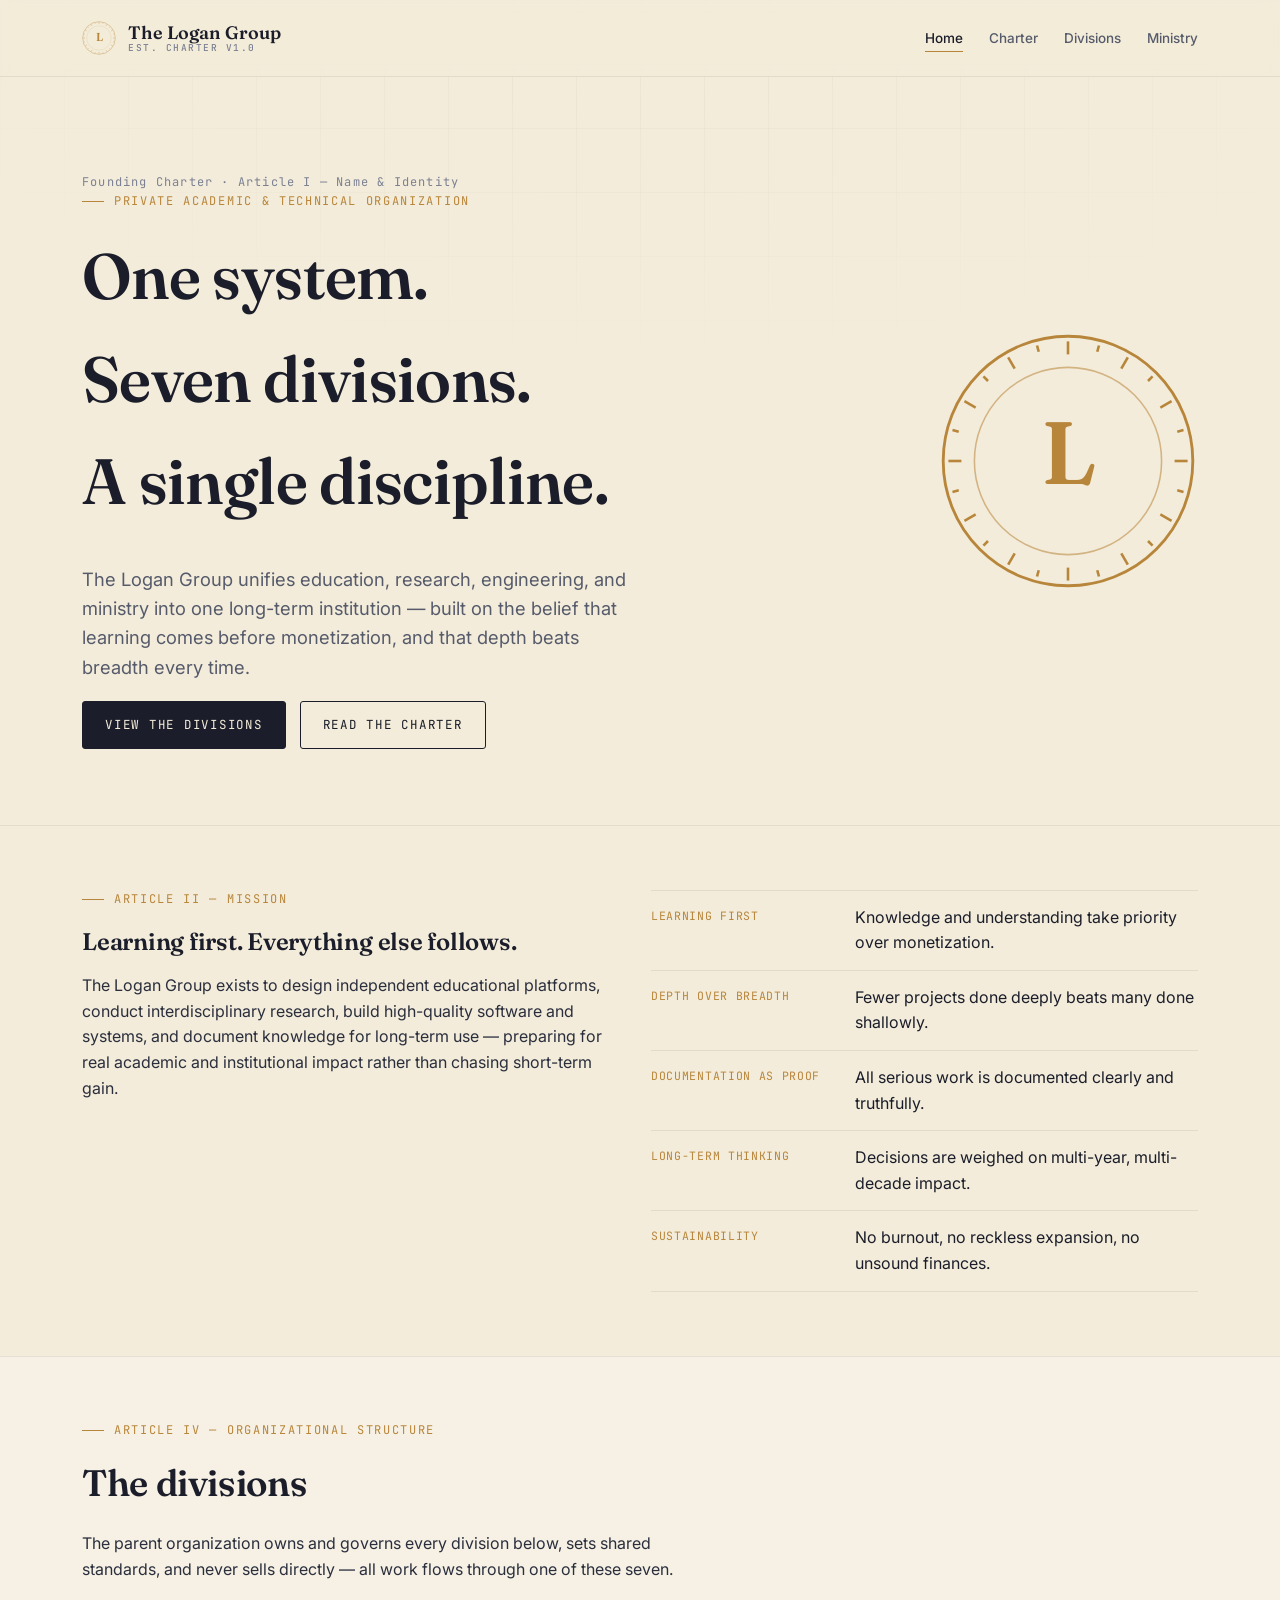
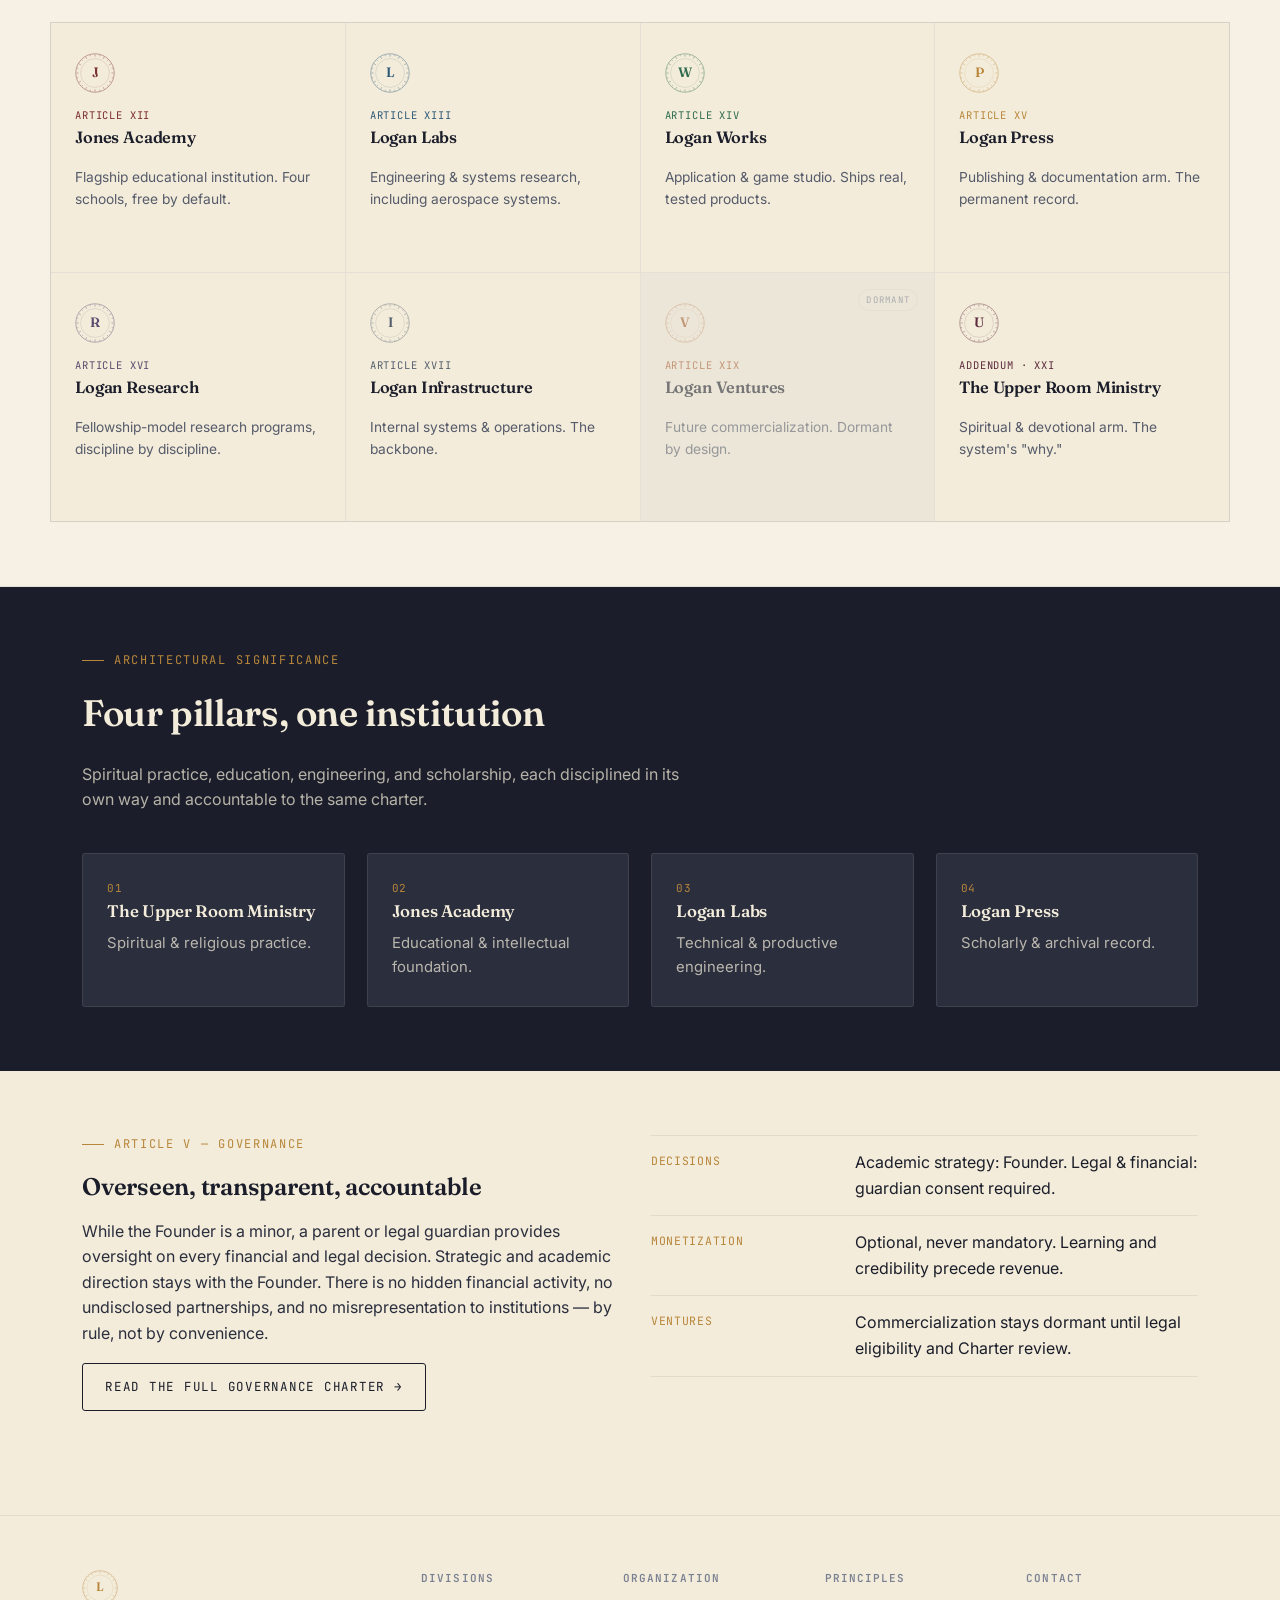
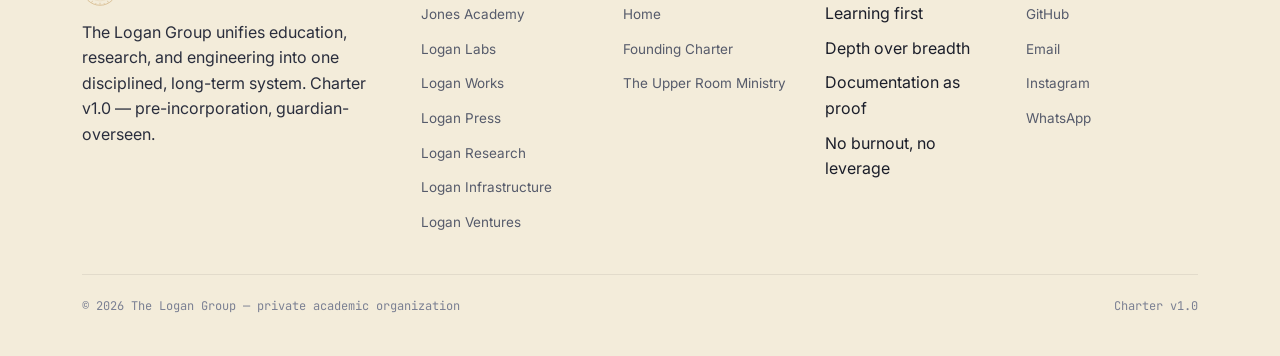
<file: index.html>
<!DOCTYPE html>
<html lang="en">
<head>
<meta charset="UTF-8" />
<meta name="viewport" content="width=device-width, initial-scale=1.0" />
<title>The Logan Group</title>
<meta name="description" content="The Logan Group unifies education, research, engineering, and ministry into one disciplined, long-term system: Jones Academy, Logan Labs, Logan Works, Logan Press, Logan Research, Logan Infrastructure, Logan Ventures, and The Upper Room Ministry." />
<link rel="icon" href="favicon.ico" sizes="any" />
<link rel="icon" href="assets/img/favicon.svg" type="image/svg+xml" />
<link rel="apple-touch-icon" href="assets/img/apple-touch-icon.png" />
<link rel="stylesheet" href="assets/css/style.css" />
<meta property="og:title" content="The Logan Group" />
<meta property="og:description" content="One organization. Seven divisions. A single disciplined system for education, research, engineering, and ministry." />
<meta property="og:type" content="website" />
</head>
<body style="--accent:var(--acc-group)">

  <header class="site-header">
    <div class="wrap">
      <a class="brand" href="index.html">
        <div class="seal" data-letter="L" data-color="var(--brass)" style="width:34px;height:34px"></div>
        <span class="brand-name">The Logan Group<small>Est. Charter v1.0</small></span>
      </a>
      <nav class="main-nav" aria-label="Primary">
        <ul>
          <li><a href="index.html" aria-current="page">Home</a></li>
          <li><a href="charter.html">Charter</a></li>
          <li><a href="index.html#divisions">Divisions</a></li>
          <li><a href="ministry.html">Ministry</a></li>
        </ul>
      </nav>
      <button class="nav-toggle" aria-label="Toggle menu" aria-expanded="false">
        <span></span><span></span><span></span>
      </button>
    </div>
  </header>
  <div class="mobile-nav" aria-label="Mobile">
    <ul>
      <li><a href="index.html">Home</a></li>
      <li><a href="charter.html">Charter</a></li>
      <li><a href="index.html#divisions">Divisions</a></li>
      <li><a href="ministry.html">Ministry</a></li>
    </ul>
  </div>

  <!-- ============================== HERO ============================== -->
  <section class="hero">
    <div class="wrap grid cols-2" style="align-items:center;">
      <div class="reveal">
        <div class="article-no">Founding Charter &middot; Article I &mdash; Name &amp; Identity</div>
        <div class="eyebrow">Private Academic &amp; Technical Organization</div>
        <h1>One system.<br />Seven divisions.<br />A single discipline.</h1>
        <p class="lede">The Logan Group unifies education, research, engineering, and ministry into one long-term institution &mdash; built on the belief that learning comes before monetization, and that depth beats breadth every time.</p>
        <div style="display:flex;gap:14px;flex-wrap:wrap;">
          <a class="btn primary" href="#divisions">View the divisions</a>
          <a class="btn" href="charter.html">Read the Charter</a>
        </div>
      </div>
      <div class="hero-seal-wrap reveal" style="--i:1">
        <div class="seal" data-letter="L" data-color="var(--brass)" style="width:260px;height:260px"></div>
      </div>
    </div>
  </section>

  <hr class="rule" />

  <!-- ============================ MISSION =============================== -->
  <section>
    <div class="wrap grid cols-2">
      <div class="reveal">
        <div class="eyebrow">Article II &mdash; Mission</div>
        <h2>Learning first. Everything else follows.</h2>
        <p>The Logan Group exists to design independent educational platforms, conduct interdisciplinary research, build high-quality software and systems, and document knowledge for long-term use &mdash; preparing for real academic and institutional impact rather than chasing short-term gain.</p>
      </div>
      <div class="reveal" style="--i:1">
        <ul class="kv-list">
          <li><span class="k">Learning first</span><span class="v">Knowledge and understanding take priority over monetization.</span></li>
          <li><span class="k">Depth over breadth</span><span class="v">Fewer projects done deeply beats many done shallowly.</span></li>
          <li><span class="k">Documentation as proof</span><span class="v">All serious work is documented clearly and truthfully.</span></li>
          <li><span class="k">Long-term thinking</span><span class="v">Decisions are weighed on multi-year, multi-decade impact.</span></li>
          <li><span class="k">Sustainability</span><span class="v">No burnout, no reckless expansion, no unsound finances.</span></li>
        </ul>
      </div>
    </div>
  </section>

  <!-- ============================ DIVISIONS =============================== -->
  <section id="divisions" style="background:var(--cream-ink);border-top:1px solid var(--paper-line);border-bottom:1px solid var(--paper-line);">
    <div class="wrap">
      <div class="section-head reveal">
        <div class="eyebrow">Article IV &mdash; Organizational Structure</div>
        <h2>The divisions</h2>
        <p>The parent organization owns and governs every division below, sets shared standards, and never sells directly &mdash; all work flows through one of these seven.</p>
      </div>
    </div>
    <div class="wrap" style="padding:0;">
      <div class="div-grid reveal">
        <a class="div-card" href="jones-academy.html" style="--accent:var(--acc-academy)">
          <div class="seal" data-letter="J" data-color="var(--acc-academy)"></div>
          <div><div class="role">Article XII</div><h3>Jones Academy</h3></div>
          <p>Flagship educational institution. Four schools, free by default.</p>
          <span class="go">Enter &rarr;</span>
        </a>
        <a class="div-card" href="logan-labs.html" style="--accent:var(--acc-labs)">
          <div class="seal" data-letter="L" data-color="var(--acc-labs)"></div>
          <div><div class="role">Article XIII</div><h3>Logan Labs</h3></div>
          <p>Engineering &amp; systems research, including aerospace systems.</p>
          <span class="go">Enter &rarr;</span>
        </a>
        <a class="div-card" href="logan-works.html" style="--accent:var(--acc-works)">
          <div class="seal" data-letter="W" data-color="var(--acc-works)"></div>
          <div><div class="role">Article XIV</div><h3>Logan Works</h3></div>
          <p>Application &amp; game studio. Ships real, tested products.</p>
          <span class="go">Enter &rarr;</span>
        </a>
        <a class="div-card" href="logan-press.html" style="--accent:var(--acc-press)">
          <div class="seal" data-letter="P" data-color="var(--acc-press)"></div>
          <div><div class="role">Article XV</div><h3>Logan Press</h3></div>
          <p>Publishing &amp; documentation arm. The permanent record.</p>
          <span class="go">Enter &rarr;</span>
        </a>
        <a class="div-card" href="logan-research.html" style="--accent:var(--acc-research)">
          <div class="seal" data-letter="R" data-color="var(--acc-research)"></div>
          <div><div class="role">Article XVI</div><h3>Logan Research</h3></div>
          <p>Fellowship-model research programs, discipline by discipline.</p>
          <span class="go">Enter &rarr;</span>
        </a>
        <a class="div-card" href="logan-infrastructure.html" style="--accent:var(--acc-infra)">
          <div class="seal" data-letter="I" data-color="var(--acc-infra)"></div>
          <div><div class="role">Article XVII</div><h3>Logan Infrastructure</h3></div>
          <p>Internal systems &amp; operations. The backbone.</p>
          <span class="go">Enter &rarr;</span>
        </a>
        <a class="div-card inactive" href="logan-ventures.html" style="--accent:var(--acc-ventures)">
          <div class="seal" data-letter="V" data-color="var(--acc-ventures)"></div>
          <div><div class="role">Article XIX</div><h3>Logan Ventures</h3></div>
          <p>Future commercialization. Dormant by design.</p>
          <span class="go">Enter &rarr;</span>
        </a>
        <a class="div-card" href="ministry.html" style="--accent:var(--acc-ministry)">
          <div class="seal" data-letter="U" data-color="var(--acc-ministry)"></div>
          <div><div class="role">Addendum &middot; XXI</div><h3>The Upper Room Ministry</h3></div>
          <p>Spiritual &amp; devotional arm. The system's "why."</p>
          <span class="go">Enter &rarr;</span>
        </a>
      </div>
    </div>
  </section>

  <!-- ========================= FOUR PILLARS =========================== -->
  <section class="dark">
    <div class="wrap">
      <div class="section-head reveal">
        <div class="eyebrow">Architectural Significance</div>
        <h2>Four pillars, one institution</h2>
        <p>Spiritual practice, education, engineering, and scholarship, each disciplined in its own way and accountable to the same charter.</p>
      </div>
      <div class="grid cols-4 reveal-stagger">
        <div class="card" style="--i:0"><div class="num">01</div><h3>The Upper Room Ministry</h3><p>Spiritual &amp; religious practice.</p></div>
        <div class="card" style="--i:1"><div class="num">02</div><h3>Jones Academy</h3><p>Educational &amp; intellectual foundation.</p></div>
        <div class="card" style="--i:2"><div class="num">03</div><h3>Logan Labs</h3><p>Technical &amp; productive engineering.</p></div>
        <div class="card" style="--i:3"><div class="num">04</div><h3>Logan Press</h3><p>Scholarly &amp; archival record.</p></div>
      </div>
    </div>
  </section>

  <!-- ============================ GOVERNANCE =========================== -->
  <section>
    <div class="wrap grid cols-2">
      <div class="reveal">
        <div class="eyebrow">Article V &mdash; Governance</div>
        <h2>Overseen, transparent, accountable</h2>
        <p>While the Founder is a minor, a parent or legal guardian provides oversight on every financial and legal decision. Strategic and academic direction stays with the Founder. There is no hidden financial activity, no undisclosed partnerships, and no misrepresentation to institutions &mdash; by rule, not by convenience.</p>
        <a class="btn" href="charter.html">Read the full governance charter &rarr;</a>
      </div>
      <div class="reveal" style="--i:1">
        <ul class="kv-list">
          <li><span class="k">Decisions</span><span class="v">Academic strategy: Founder. Legal &amp; financial: guardian consent required.</span></li>
          <li><span class="k">Monetization</span><span class="v">Optional, never mandatory. Learning and credibility precede revenue.</span></li>
          <li><span class="k">Ventures</span><span class="v">Commercialization stays dormant until legal eligibility and Charter review.</span></li>
        </ul>
      </div>
    </div>
  </section>

  <!-- ============================== FOOTER ============================= -->
  <footer class="site-footer">
    <div class="wrap">
      <div class="footer-grid footer-grid-5">
        <div>
          <div class="seal" data-letter="L" data-color="var(--brass)" style="width:36px;height:36px"></div>
          <p style="margin-top:14px;max-width:34ch;">The Logan Group unifies education, research, and engineering into one disciplined, long-term system. Charter v1.0 &mdash; pre-incorporation, guardian-overseen.</p>
        </div>
        <div>
          <h4>Divisions</h4>
          <ul>
            <li><a href="jones-academy.html">Jones Academy</a></li>
            <li><a href="logan-labs.html">Logan Labs</a></li>
            <li><a href="logan-works.html">Logan Works</a></li>
            <li><a href="logan-press.html">Logan Press</a></li>
            <li><a href="logan-research.html">Logan Research</a></li>
            <li><a href="logan-infrastructure.html">Logan Infrastructure</a></li>
            <li><a href="logan-ventures.html">Logan Ventures</a></li>
          </ul>
        </div>
        <div>
          <h4>Organization</h4>
          <ul>
            <li><a href="index.html">Home</a></li>
            <li><a href="charter.html">Founding Charter</a></li>
            <li><a href="ministry.html">The Upper Room Ministry</a></li>
          </ul>
        </div>
        <div>
          <h4>Principles</h4>
          <ul>
            <li>Learning first</li>
            <li>Depth over breadth</li>
            <li>Documentation as proof</li>
            <li>No burnout, no leverage</li>
          </ul>
        </div>
        <div>
          <h4>Contact</h4>
          <ul>
            <li><a href="https://github.com/joneslogan1106" target="_blank" rel="noopener">GitHub</a></li>
            <li><a href="mailto:loganjones110613@gmail.com">Email</a></li>
            <li><a href="https://www.instagram.com/loeasy68" target="_blank" rel="noopener">Instagram</a></li>
            <li><a href="https://wa.me/12404995414" target="_blank" rel="noopener">WhatsApp</a></li>
          </ul>
        </div>
      </div>
      <hr class="rule" />
      <div class="footer-bottom" style="margin-top:22px;">
        <span>&copy; <span id="year"></span> The Logan Group &mdash; private academic organization</span>
        <span>Charter v1.0</span>
      </div>
    </div>
  </footer>

<script>document.getElementById('year').textContent = new Date().getFullYear();</script>
<script src="assets/js/main.js"></script>
</body>
</html>
</file>
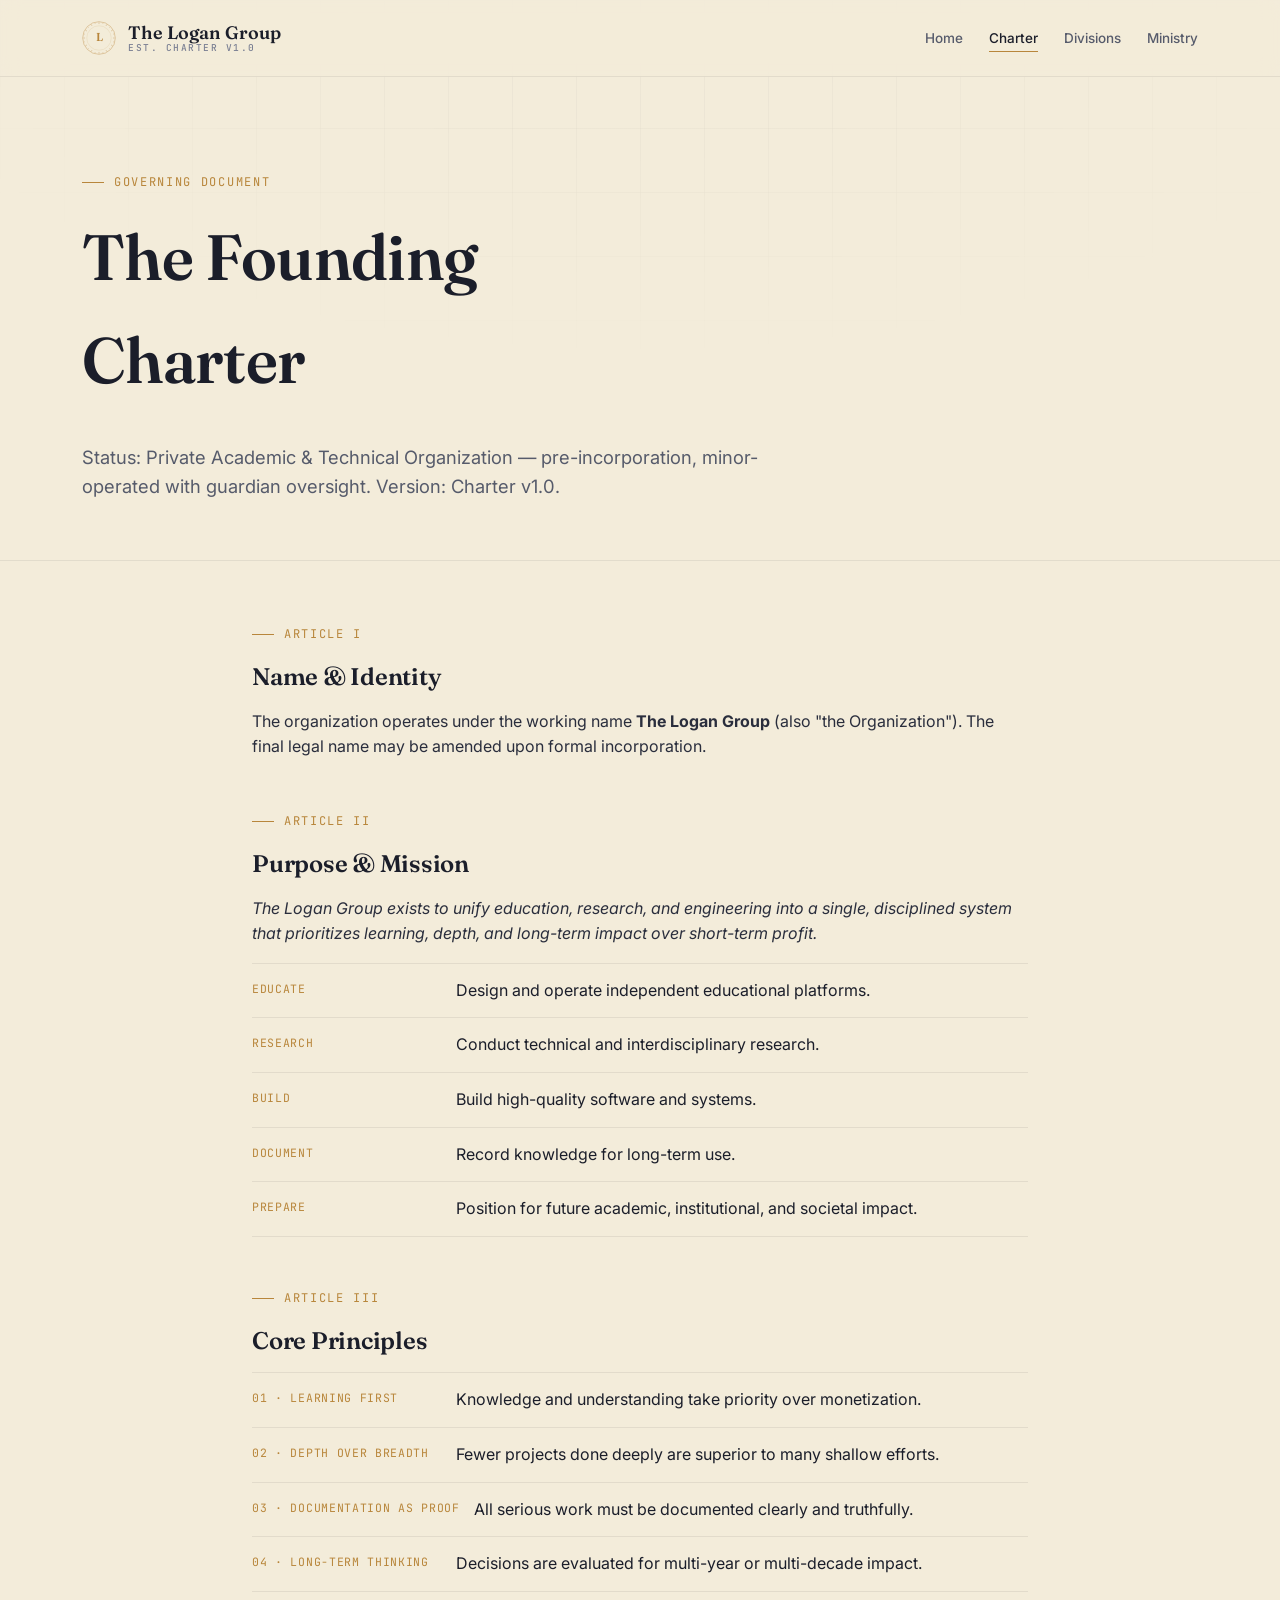
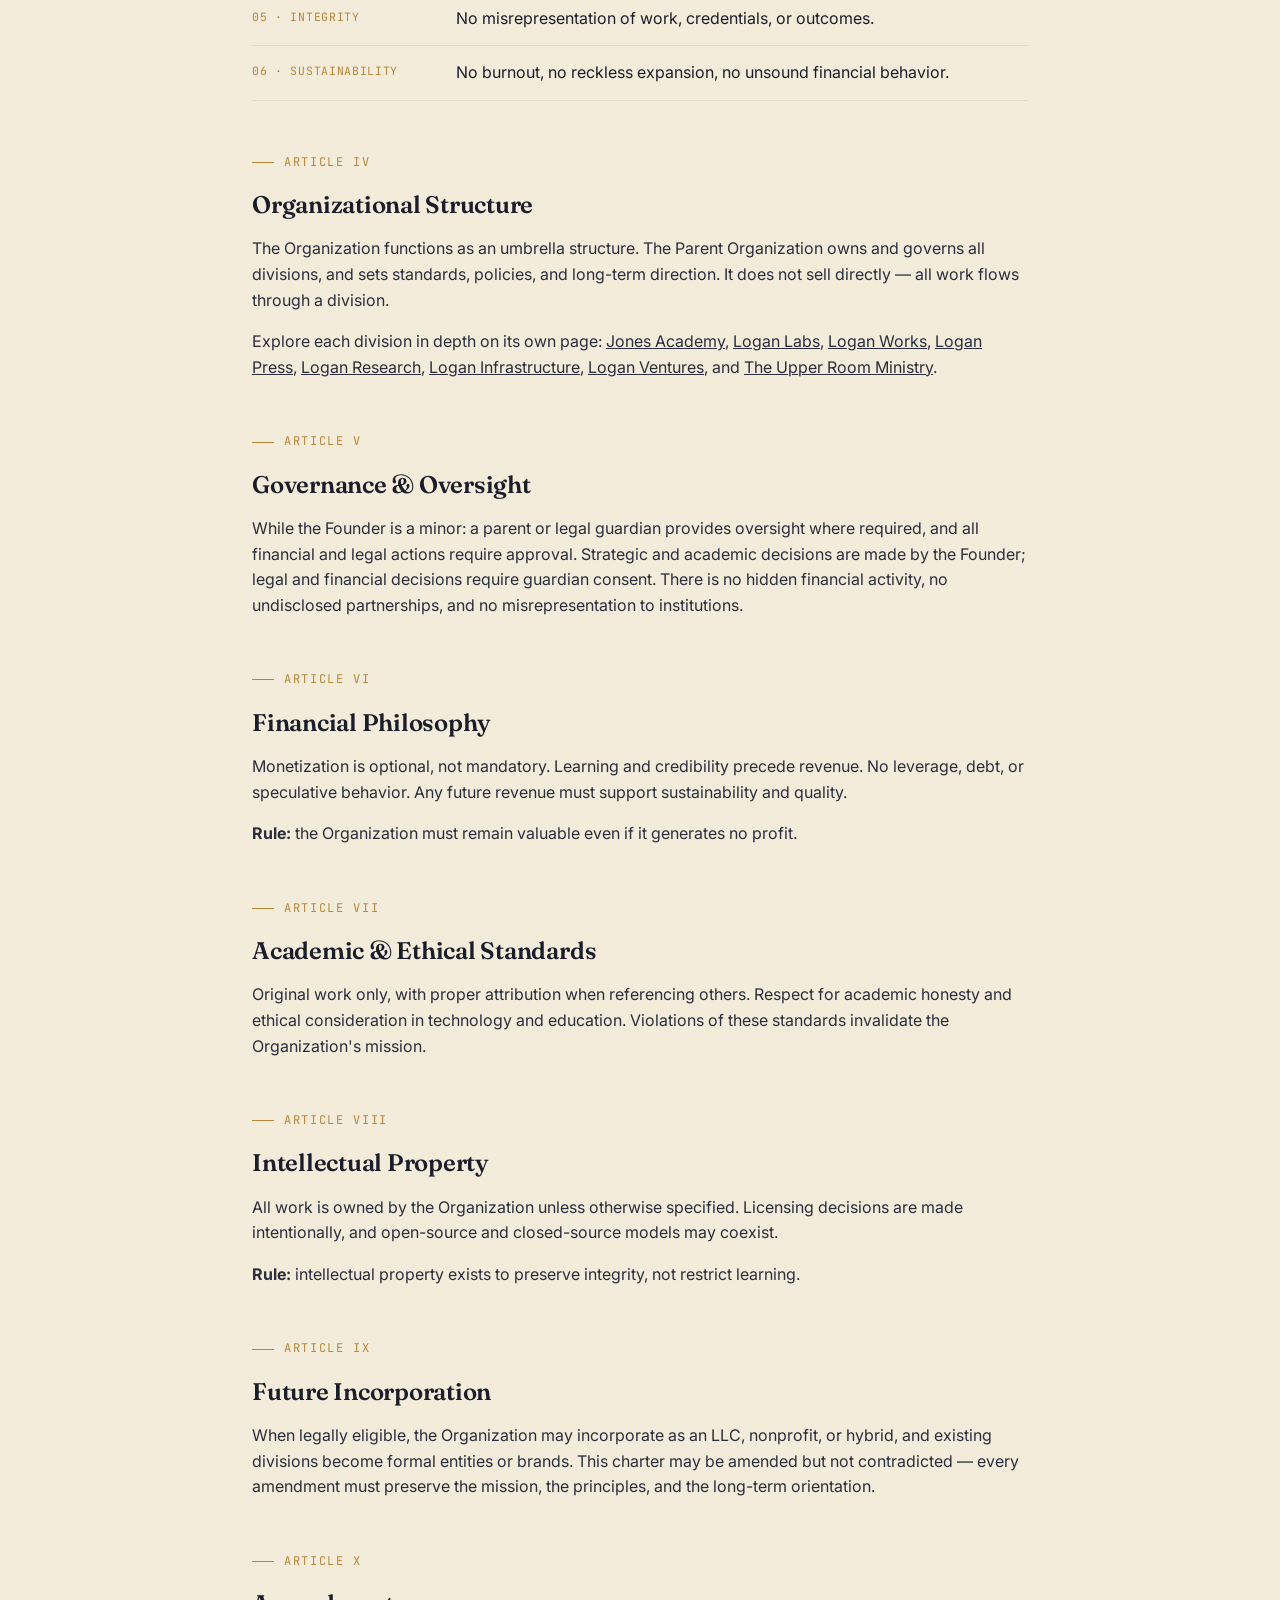
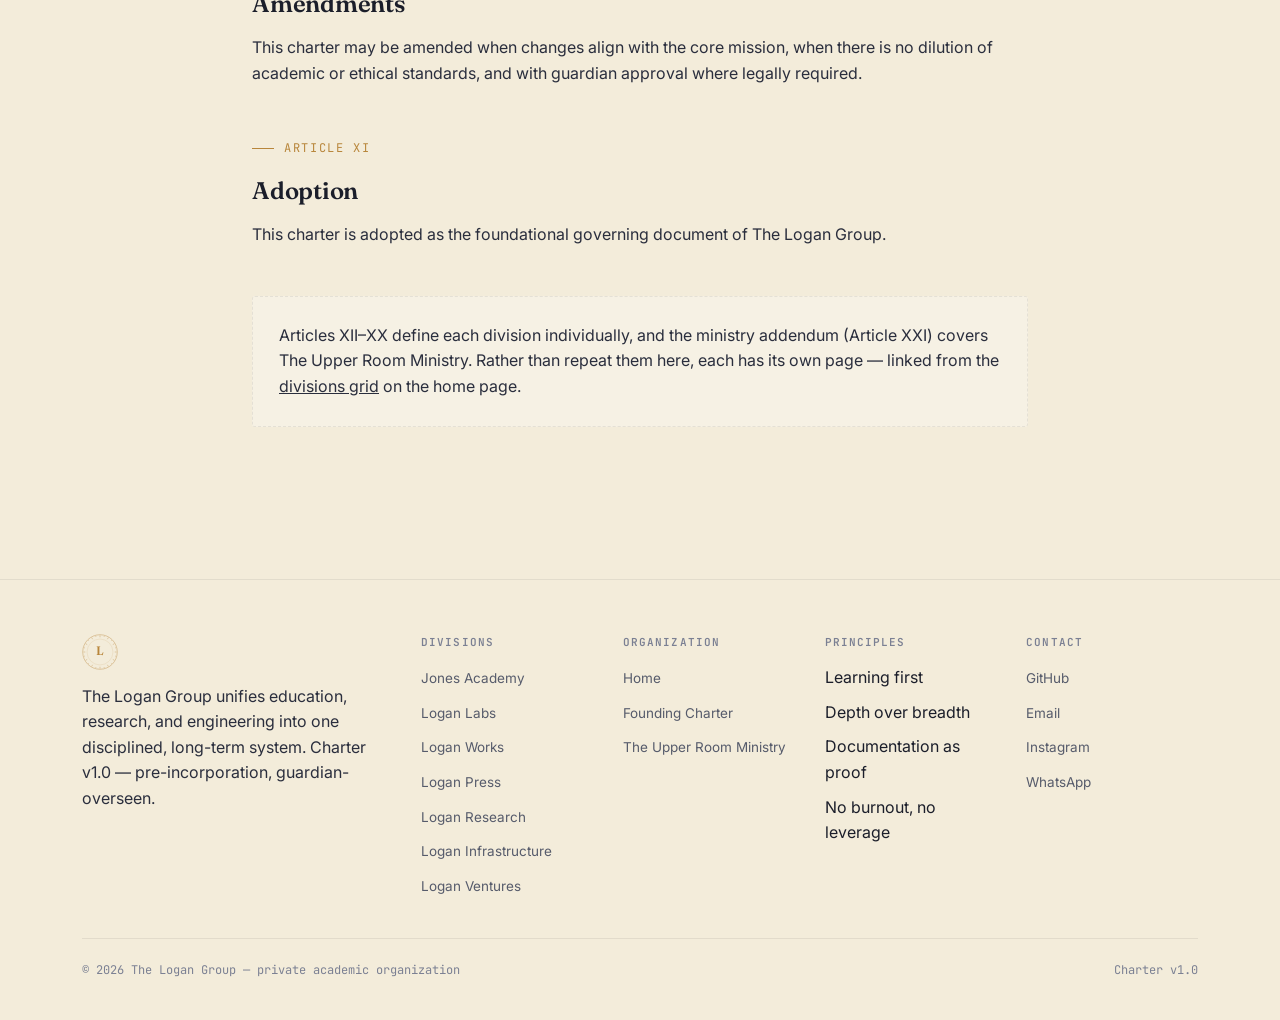
<file: charter.html>
<!DOCTYPE html>
<html lang="en">
<head>
<meta charset="UTF-8" />
<meta name="viewport" content="width=device-width, initial-scale=1.0" />
<title>Founding Charter — The Logan Group</title>
<meta name="description" content="The founding charter of The Logan Group: name, mission, core principles, organizational structure, governance, financial philosophy, and academic standards." />
<link rel="icon" href="favicon.ico" sizes="any" />
<link rel="icon" href="assets/img/favicon.svg" type="image/svg+xml" />
<link rel="apple-touch-icon" href="assets/img/apple-touch-icon.png" />
<link rel="stylesheet" href="assets/css/style.css" />
</head>
<body style="--accent:var(--acc-group)">

  <header class="site-header">
    <div class="wrap">
      <a class="brand" href="index.html">
        <div class="seal" data-letter="L" data-color="var(--brass)" style="width:34px;height:34px"></div>
        <span class="brand-name">The Logan Group<small>Est. Charter v1.0</small></span>
      </a>
      <nav class="main-nav" aria-label="Primary">
        <ul>
          <li><a href="index.html">Home</a></li>
          <li><a href="charter.html" aria-current="page">Charter</a></li>
          <li><a href="index.html#divisions">Divisions</a></li>
          <li><a href="ministry.html">Ministry</a></li>
        </ul>
      </nav>
      <button class="nav-toggle" aria-label="Toggle menu" aria-expanded="false">
        <span></span><span></span><span></span>
      </button>
    </div>
  </header>
  <div class="mobile-nav" aria-label="Mobile">
    <ul>
      <li><a href="index.html">Home</a></li>
      <li><a href="charter.html">Charter</a></li>
      <li><a href="index.html#divisions">Divisions</a></li>
      <li><a href="ministry.html">Ministry</a></li>
    </ul>
  </div>

  <section class="hero" style="padding-bottom:40px;">
    <div class="wrap reveal">
      <div class="eyebrow">Governing Document</div>
      <h1>The Founding Charter</h1>
      <p class="lede">Status: Private Academic &amp; Technical Organization &mdash; pre-incorporation, minor-operated with guardian oversight. Version: Charter v1.0.</p>
    </div>
  </section>

  <hr class="rule" />

  <section>
    <div class="wrap" style="max-width:840px;">

      <article class="reveal" style="margin-bottom:52px;">
        <div class="eyebrow">Article I</div>
        <h2>Name &amp; Identity</h2>
        <p>The organization operates under the working name <strong>The Logan Group</strong> (also "the Organization"). The final legal name may be amended upon formal incorporation.</p>
      </article>

      <article class="reveal" style="margin-bottom:52px;">
        <div class="eyebrow">Article II</div>
        <h2>Purpose &amp; Mission</h2>
        <p><em>The Logan Group exists to unify education, research, and engineering into a single, disciplined system that prioritizes learning, depth, and long-term impact over short-term profit.</em></p>
        <ul class="kv-list">
          <li><span class="k">Educate</span><span class="v">Design and operate independent educational platforms.</span></li>
          <li><span class="k">Research</span><span class="v">Conduct technical and interdisciplinary research.</span></li>
          <li><span class="k">Build</span><span class="v">Build high-quality software and systems.</span></li>
          <li><span class="k">Document</span><span class="v">Record knowledge for long-term use.</span></li>
          <li><span class="k">Prepare</span><span class="v">Position for future academic, institutional, and societal impact.</span></li>
        </ul>
      </article>

      <article class="reveal" style="margin-bottom:52px;">
        <div class="eyebrow">Article III</div>
        <h2>Core Principles</h2>
        <ul class="kv-list">
          <li><span class="k">01 &middot; Learning First</span><span class="v">Knowledge and understanding take priority over monetization.</span></li>
          <li><span class="k">02 &middot; Depth Over Breadth</span><span class="v">Fewer projects done deeply are superior to many shallow efforts.</span></li>
          <li><span class="k">03 &middot; Documentation as Proof</span><span class="v">All serious work must be documented clearly and truthfully.</span></li>
          <li><span class="k">04 &middot; Long-Term Thinking</span><span class="v">Decisions are evaluated for multi-year or multi-decade impact.</span></li>
          <li><span class="k">05 &middot; Integrity</span><span class="v">No misrepresentation of work, credentials, or outcomes.</span></li>
          <li><span class="k">06 &middot; Sustainability</span><span class="v">No burnout, no reckless expansion, no unsound financial behavior.</span></li>
        </ul>
      </article>

      <article class="reveal" style="margin-bottom:52px;">
        <div class="eyebrow">Article IV</div>
        <h2>Organizational Structure</h2>
        <p>The Organization functions as an umbrella structure. The Parent Organization owns and governs all divisions, and sets standards, policies, and long-term direction. It does not sell directly &mdash; all work flows through a division.</p>
        <p>Explore each division in depth on its own page: <a href="jones-academy.html">Jones Academy</a>, <a href="logan-labs.html">Logan Labs</a>, <a href="logan-works.html">Logan Works</a>, <a href="logan-press.html">Logan Press</a>, <a href="logan-research.html">Logan Research</a>, <a href="logan-infrastructure.html">Logan Infrastructure</a>, <a href="logan-ventures.html">Logan Ventures</a>, and <a href="ministry.html">The Upper Room Ministry</a>.</p>
      </article>

      <article class="reveal" style="margin-bottom:52px;">
        <div class="eyebrow">Article V</div>
        <h2>Governance &amp; Oversight</h2>
        <p>While the Founder is a minor: a parent or legal guardian provides oversight where required, and all financial and legal actions require approval. Strategic and academic decisions are made by the Founder; legal and financial decisions require guardian consent. There is no hidden financial activity, no undisclosed partnerships, and no misrepresentation to institutions.</p>
      </article>

      <article class="reveal" style="margin-bottom:52px;">
        <div class="eyebrow">Article VI</div>
        <h2>Financial Philosophy</h2>
        <p>Monetization is optional, not mandatory. Learning and credibility precede revenue. No leverage, debt, or speculative behavior. Any future revenue must support sustainability and quality.</p>
        <p><strong>Rule:</strong> the Organization must remain valuable even if it generates no profit.</p>
      </article>

      <article class="reveal" style="margin-bottom:52px;">
        <div class="eyebrow">Article VII</div>
        <h2>Academic &amp; Ethical Standards</h2>
        <p>Original work only, with proper attribution when referencing others. Respect for academic honesty and ethical consideration in technology and education. Violations of these standards invalidate the Organization's mission.</p>
      </article>

      <article class="reveal" style="margin-bottom:52px;">
        <div class="eyebrow">Article VIII</div>
        <h2>Intellectual Property</h2>
        <p>All work is owned by the Organization unless otherwise specified. Licensing decisions are made intentionally, and open-source and closed-source models may coexist.</p>
        <p><strong>Rule:</strong> intellectual property exists to preserve integrity, not restrict learning.</p>
      </article>

      <article class="reveal" style="margin-bottom:52px;">
        <div class="eyebrow">Article IX</div>
        <h2>Future Incorporation</h2>
        <p>When legally eligible, the Organization may incorporate as an LLC, nonprofit, or hybrid, and existing divisions become formal entities or brands. This charter may be amended but not contradicted &mdash; every amendment must preserve the mission, the principles, and the long-term orientation.</p>
      </article>

      <article class="reveal" style="margin-bottom:52px;">
        <div class="eyebrow">Article X</div>
        <h2>Amendments</h2>
        <p>This charter may be amended when changes align with the core mission, when there is no dilution of academic or ethical standards, and with guardian approval where legally required.</p>
      </article>

      <article class="reveal" style="margin-bottom:20px;">
        <div class="eyebrow">Article XI</div>
        <h2>Adoption</h2>
        <p>This charter is adopted as the foundational governing document of The Logan Group.</p>
      </article>

      <div class="reveal" style="margin: 48px 0; padding: 26px; border: 1px dashed var(--paper-line); border-radius: var(--radius); background: var(--cream-ink);">
        <p style="margin:0;">Articles XII&ndash;XX define each division individually, and the ministry addendum (Article XXI) covers The Upper Room Ministry. Rather than repeat them here, each has its own page &mdash; linked from the <a href="index.html#divisions">divisions grid</a> on the home page.</p>
      </div>

    </div>
  </section>

  <footer class="site-footer">
    <div class="wrap">
      <div class="footer-grid footer-grid-5">
        <div>
          <div class="seal" data-letter="L" data-color="var(--brass)" style="width:36px;height:36px"></div>
          <p style="margin-top:14px;max-width:34ch;">The Logan Group unifies education, research, and engineering into one disciplined, long-term system. Charter v1.0 &mdash; pre-incorporation, guardian-overseen.</p>
        </div>
        <div>
          <h4>Divisions</h4>
          <ul>
            <li><a href="jones-academy.html">Jones Academy</a></li>
            <li><a href="logan-labs.html">Logan Labs</a></li>
            <li><a href="logan-works.html">Logan Works</a></li>
            <li><a href="logan-press.html">Logan Press</a></li>
            <li><a href="logan-research.html">Logan Research</a></li>
            <li><a href="logan-infrastructure.html">Logan Infrastructure</a></li>
            <li><a href="logan-ventures.html">Logan Ventures</a></li>
          </ul>
        </div>
        <div>
          <h4>Organization</h4>
          <ul>
            <li><a href="index.html">Home</a></li>
            <li><a href="charter.html">Founding Charter</a></li>
            <li><a href="ministry.html">The Upper Room Ministry</a></li>
          </ul>
        </div>
        <div>
          <h4>Principles</h4>
          <ul>
            <li>Learning first</li>
            <li>Depth over breadth</li>
            <li>Documentation as proof</li>
            <li>No burnout, no leverage</li>
          </ul>
        </div>
        <div>
          <h4>Contact</h4>
          <ul>
            <li><a href="https://github.com/joneslogan1106" target="_blank" rel="noopener">GitHub</a></li>
            <li><a href="mailto:loganjones110613@gmail.com">Email</a></li>
            <li><a href="https://www.instagram.com/loeasy68" target="_blank" rel="noopener">Instagram</a></li>
            <li><a href="https://wa.me/12404995414" target="_blank" rel="noopener">WhatsApp</a></li>
          </ul>
        </div>
      </div>
      <hr class="rule" />
      <div class="footer-bottom" style="margin-top:22px;">
        <span>&copy; <span id="year"></span> The Logan Group &mdash; private academic organization</span>
        <span>Charter v1.0</span>
      </div>
    </div>
  </footer>

<script>document.getElementById('year').textContent = new Date().getFullYear();</script>
<script src="assets/js/main.js"></script>
</body>
</html>
</file>
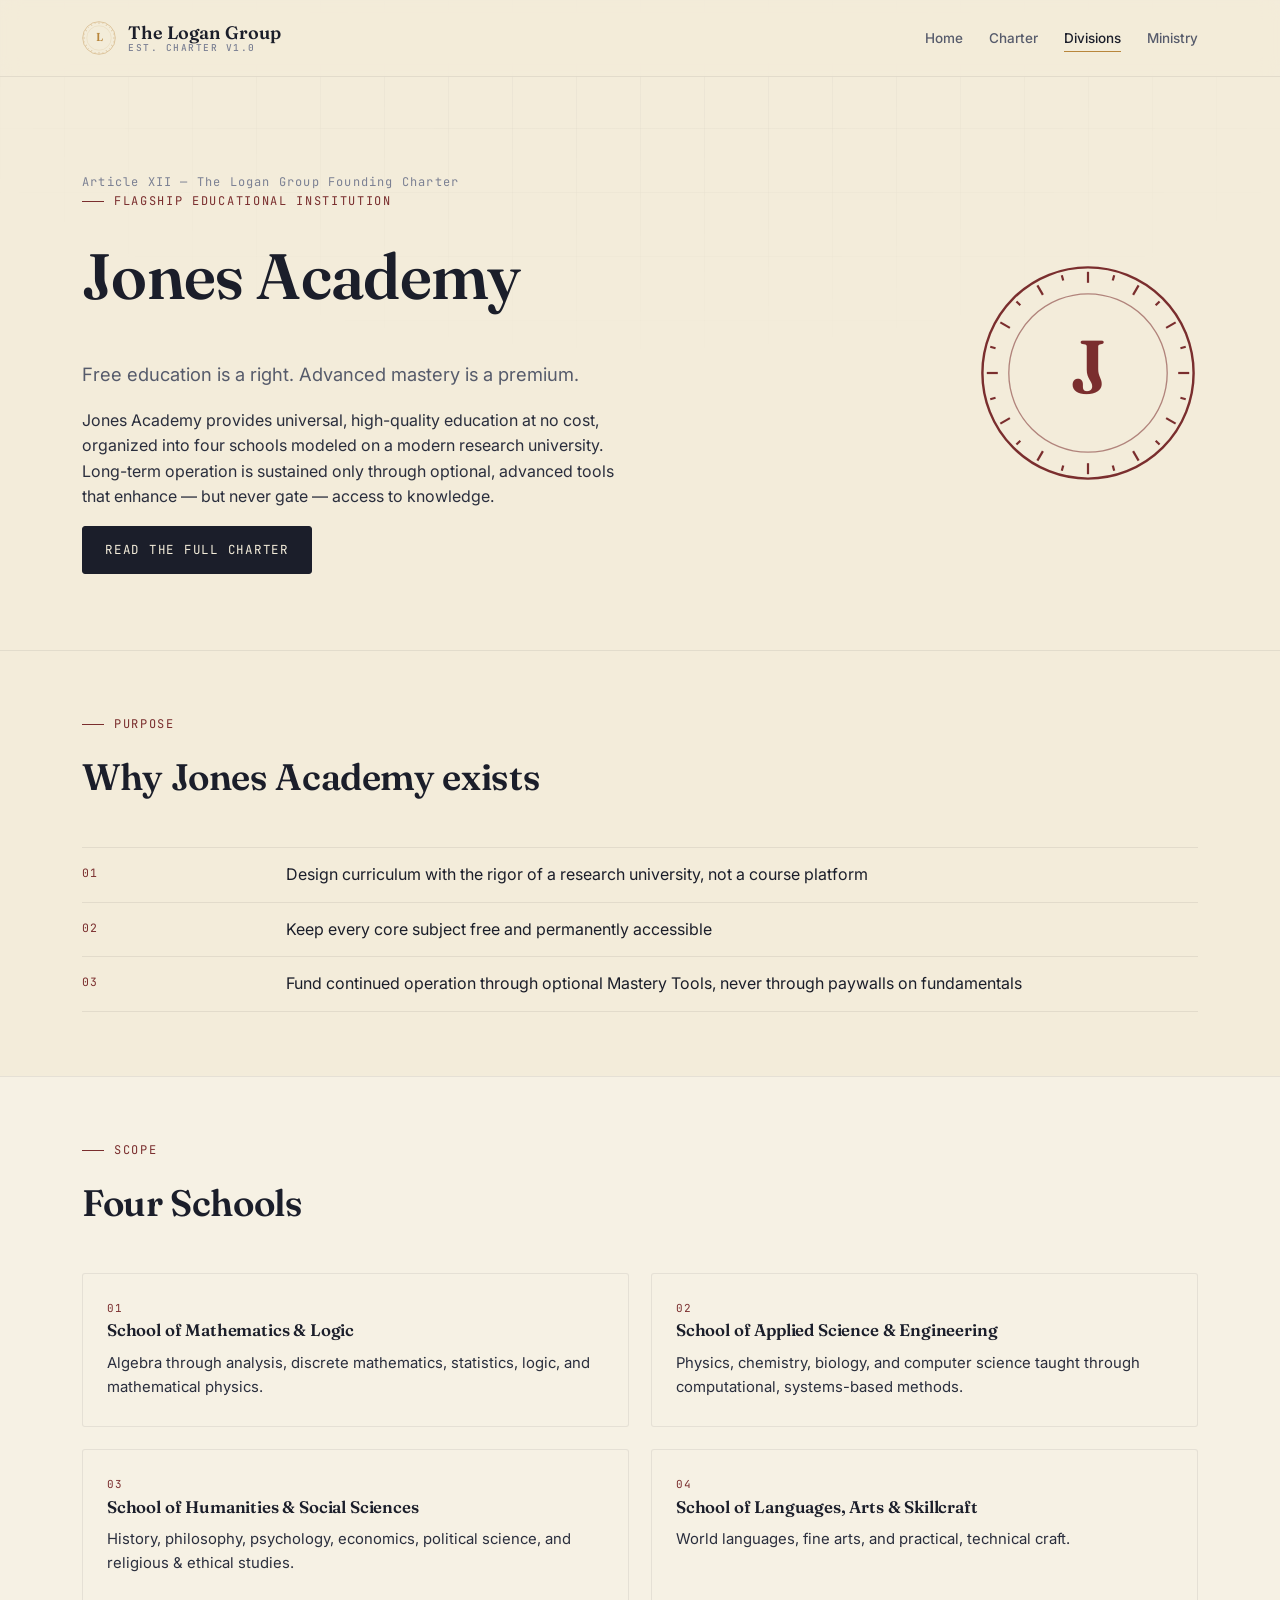
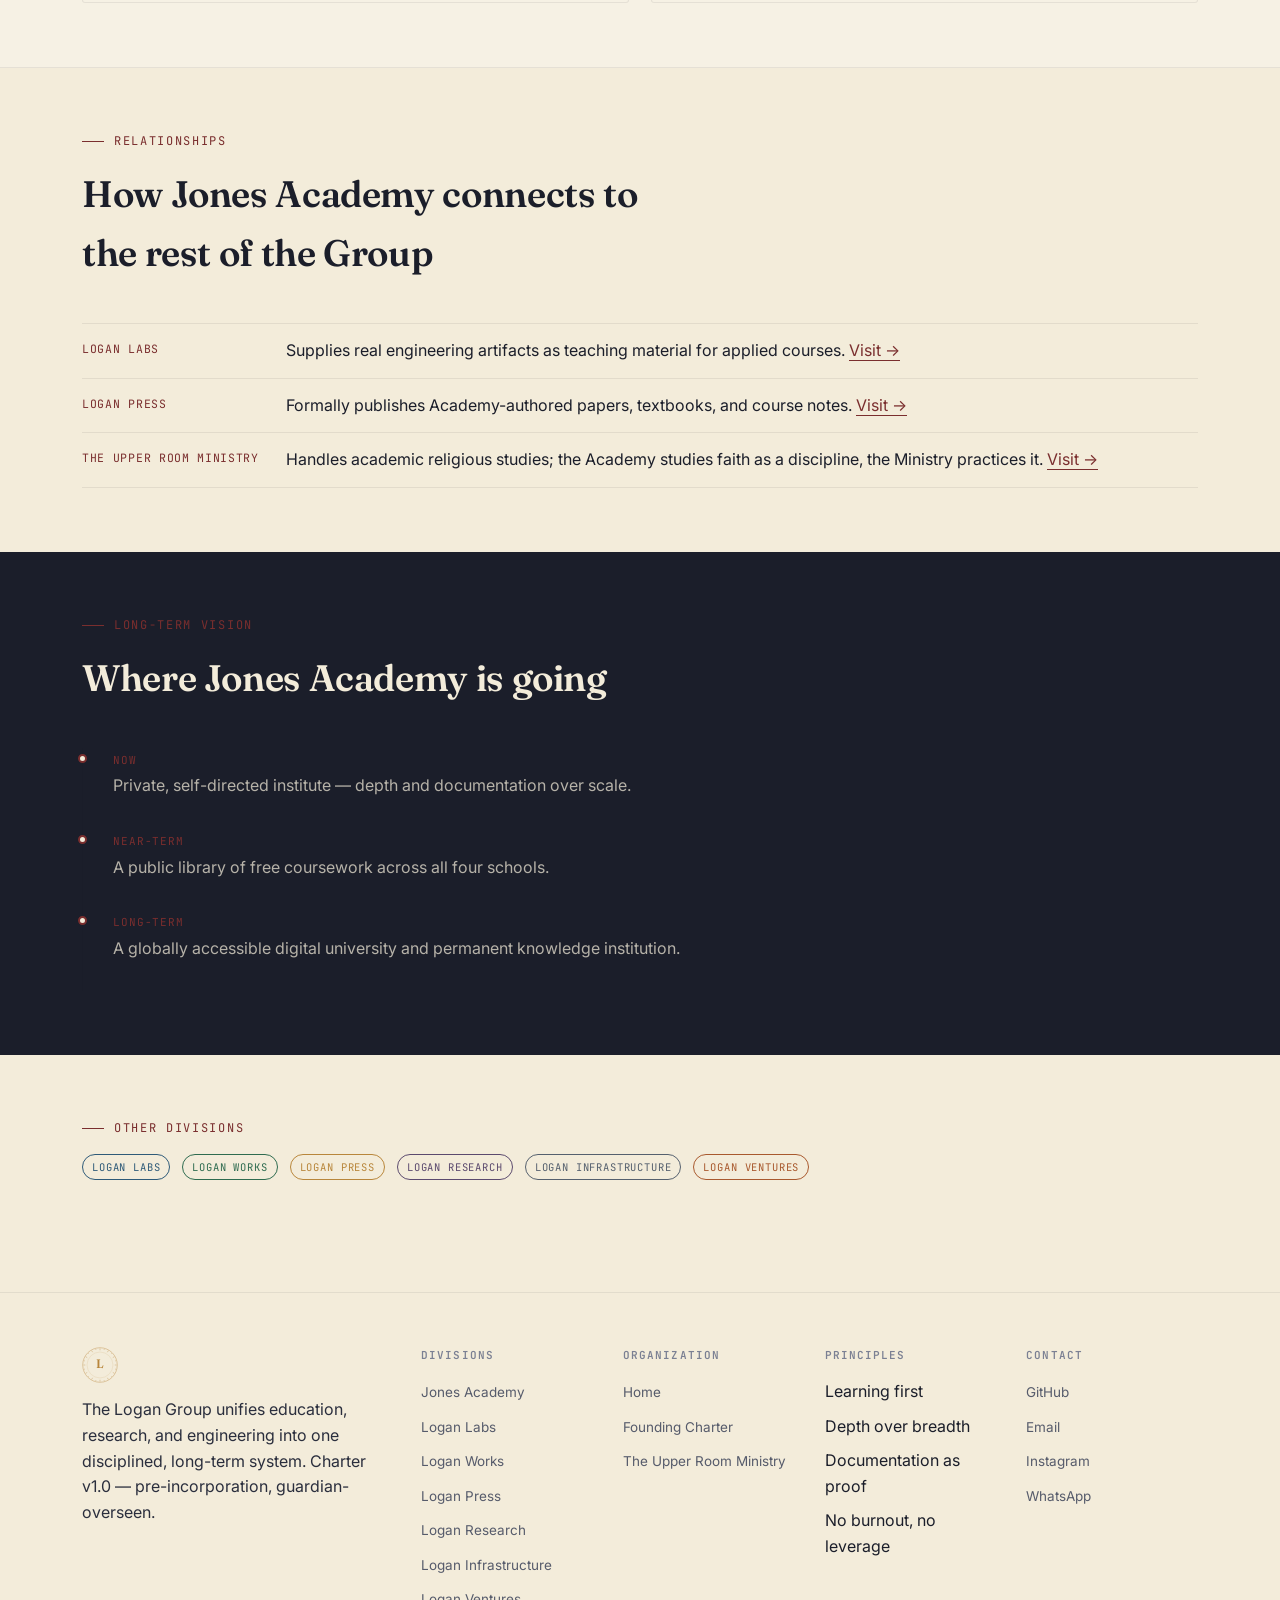
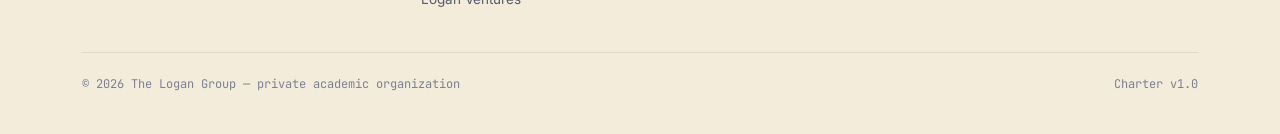
<file: jones-academy.html>
<!DOCTYPE html>
<html lang="en">
<head>
<meta charset="UTF-8" />
<meta name="viewport" content="width=device-width, initial-scale=1.0" />
<title>Jones Academy — The Logan Group</title>
<meta name="description" content="Jones Academy provides universal, high-quality education at no cost, organized into four schools modeled on a modern research university. Long-term operati" />
<link rel="icon" href="favicon.ico" sizes="any" />
<link rel="icon" href="assets/img/favicon.svg" type="image/svg+xml" />
<link rel="apple-touch-icon" href="assets/img/apple-touch-icon.png" />
<link rel="stylesheet" href="assets/css/style.css" />
<meta property="og:title" content="Jones Academy — The Logan Group" />
<meta property="og:description" content="Jones Academy provides universal, high-quality education at no cost, organized into four schools modeled on a modern research university. Long-term operati" />
<meta property="og:type" content="website" />

</head>
<body style="--accent:var(--acc-academy)">
  <header class="site-header">
    <div class="wrap">
      <a class="brand" href="./index.html">
        <div class="seal" data-letter="L" data-color="var(--brass)" data-ring="true" style="width:34px;height:34px"></div>
        <span class="brand-name">The Logan Group<small>Est. Charter v1.0</small></span>
      </a>
      <nav class="main-nav" aria-label="Primary">
        <ul>
          <li><a href="index.html">Home</a></li>
          <li><a href="charter.html">Charter</a></li>
          <li><a href="index.html#divisions" aria-current="page">Divisions</a></li>
          <li><a href="ministry.html">Ministry</a></li>
        </ul>
      </nav>
      <button class="nav-toggle" aria-label="Toggle menu" aria-expanded="false">
        <span></span><span></span><span></span>
      </button>
    </div>
  </header>
  <div class="mobile-nav" aria-label="Mobile">
    <ul>
      <li><a href="index.html">Home</a></li>
          <li><a href="charter.html">Charter</a></li>
          <li><a href="index.html#divisions">Divisions</a></li>
          <li><a href="ministry.html">Ministry</a></li>
    </ul>
  </div>

  <section class="hero">
    <div class="wrap grid cols-2" style="align-items:center;">
      <div class="reveal">
        <div class="article-no">Article XII &mdash; The Logan Group Founding Charter</div>
        <div class="eyebrow">Flagship Educational Institution</div>
        
        <h1>Jones Academy</h1>
        <p class="lede">Free education is a right. Advanced mastery is a premium.</p>
        <p>Jones Academy provides universal, high-quality education at no cost, organized into four schools modeled on a modern research university. Long-term operation is sustained only through optional, advanced tools that enhance — but never gate — access to knowledge.</p>
        <a class="btn primary" href="charter.html">Read the full Charter</a>
      </div>
      <div class="hero-seal-wrap reveal" style="--i:1">
        <div class="seal" data-letter="J" data-color="var(--acc-academy)" data-ring="true" style="width:220px;height:220px"></div>
      </div>
    </div>
  </section>

  <hr class="rule" />

  <section>
    <div class="wrap">
      <div class="section-head reveal">
        <div class="eyebrow">Purpose</div>
        <h2>Why Jones Academy exists</h2>
      </div>
      <ul class="kv-list reveal">
        <li><span class="k">01</span><span class="v">Design curriculum with the rigor of a research university, not a course platform</span></li><li><span class="k">02</span><span class="v">Keep every core subject free and permanently accessible</span></li><li><span class="k">03</span><span class="v">Fund continued operation through optional Mastery Tools, never through paywalls on fundamentals</span></li>
      </ul>
    </div>
  </section>

  <section style="background:var(--cream-ink);border-top:1px solid var(--paper-line);border-bottom:1px solid var(--paper-line);">
    <div class="wrap">
      <div class="section-head reveal">
        <div class="eyebrow">Scope</div>
        <h2>Four Schools</h2>
      </div>
      <div class="grid cols-2 reveal-stagger">
        <div class="card reveal" style="--i:0">
          <div class="num">01</div>
          <h3>School of Mathematics & Logic</h3>
          <p>Algebra through analysis, discrete mathematics, statistics, logic, and mathematical physics.</p>
        </div>
        <div class="card reveal" style="--i:1">
          <div class="num">02</div>
          <h3>School of Applied Science & Engineering</h3>
          <p>Physics, chemistry, biology, and computer science taught through computational, systems-based methods.</p>
        </div>
        <div class="card reveal" style="--i:2">
          <div class="num">03</div>
          <h3>School of Humanities & Social Sciences</h3>
          <p>History, philosophy, psychology, economics, political science, and religious & ethical studies.</p>
        </div>
        <div class="card reveal" style="--i:3">
          <div class="num">04</div>
          <h3>School of Languages, Arts & Skillcraft</h3>
          <p>World languages, fine arts, and practical, technical craft.</p>
        </div>
      </div>
    </div>
  </section>

  <section>
    <div class="wrap">
      <div class="section-head reveal">
        <div class="eyebrow">Relationships</div>
        <h2>How Jones Academy connects to the rest of the Group</h2>
      </div>
      <ul class="kv-list reveal">
        <li><span class="k">Logan Labs</span><span class="v">Supplies real engineering artifacts as teaching material for applied courses. <a href="logan-labs.html" style="color:var(--accent);text-decoration:none;border-bottom:1px solid currentColor;">Visit &rarr;</a></span></li>
          <li><span class="k">Logan Press</span><span class="v">Formally publishes Academy-authored papers, textbooks, and course notes. <a href="logan-press.html" style="color:var(--accent);text-decoration:none;border-bottom:1px solid currentColor;">Visit &rarr;</a></span></li>
          <li><span class="k">The Upper Room Ministry</span><span class="v">Handles academic religious studies; the Academy studies faith as a discipline, the Ministry practices it. <a href="ministry.html" style="color:var(--accent);text-decoration:none;border-bottom:1px solid currentColor;">Visit &rarr;</a></span></li>
      </ul>
    </div>
  </section>

  <section class="dark">
    <div class="wrap">
      <div class="section-head reveal">
        <div class="eyebrow" style="--accent:var(--acc-academy)">Long-Term Vision</div>
        <h2>Where Jones Academy is going</h2>
      </div>
      <ul class="timeline reveal" style="--accent:var(--acc-academy)">
        <li><div class="phase">Now</div><p style="margin:0;">Private, self-directed institute — depth and documentation over scale.</p></li>
        <li><div class="phase">Near-term</div><p style="margin:0;">A public library of free coursework across all four schools.</p></li>
        <li><div class="phase">Long-term</div><p style="margin:0;">A globally accessible digital university and permanent knowledge institution.</p></li>
      </ul>
    </div>
  </section>

  <section>
    <div class="wrap reveal">
      <div class="eyebrow">Other Divisions</div>
      <div><a class="tag" href="logan-labs.html" style="color:var(--acc-labs);text-decoration:none;margin:0 8px 8px 0;">Logan Labs</a>
        <a class="tag" href="logan-works.html" style="color:var(--acc-works);text-decoration:none;margin:0 8px 8px 0;">Logan Works</a>
        <a class="tag" href="logan-press.html" style="color:var(--acc-press);text-decoration:none;margin:0 8px 8px 0;">Logan Press</a>
        <a class="tag" href="logan-research.html" style="color:var(--acc-research);text-decoration:none;margin:0 8px 8px 0;">Logan Research</a>
        <a class="tag" href="logan-infrastructure.html" style="color:var(--acc-infra);text-decoration:none;margin:0 8px 8px 0;">Logan Infrastructure</a>
        <a class="tag" href="logan-ventures.html" style="color:var(--acc-ventures);text-decoration:none;margin:0 8px 8px 0;">Logan Ventures</a></div>
    </div>
  </section>

  <footer class="site-footer">
    <div class="wrap">
      <div class="footer-grid footer-grid-5">
        <div>
          <div class="seal" data-letter="L" data-color="var(--brass)" data-ring="true" style="width:36px;height:36px"></div>
          <p style="margin-top:14px;max-width:34ch;">The Logan Group unifies education, research, and engineering into one disciplined, long-term system. Charter v1.0 &mdash; pre-incorporation, guardian-overseen.</p>
        </div>
        <div>
          <h4>Divisions</h4>
          <ul>
            <li><a href="jones-academy.html">Jones Academy</a></li>
          <li><a href="logan-labs.html">Logan Labs</a></li>
          <li><a href="logan-works.html">Logan Works</a></li>
          <li><a href="logan-press.html">Logan Press</a></li>
          <li><a href="logan-research.html">Logan Research</a></li>
          <li><a href="logan-infrastructure.html">Logan Infrastructure</a></li>
          <li><a href="logan-ventures.html">Logan Ventures</a></li>
          </ul>
        </div>
        <div>
          <h4>Organization</h4>
          <ul>
            <li><a href="./index.html">Home</a></li>
            <li><a href="./charter.html">Founding Charter</a></li>
            <li><a href="./ministry.html">The Upper Room Ministry</a></li>
          </ul>
        </div>
        <div>
          <h4>Principles</h4>
          <ul>
            <li>Learning first</li>
            <li>Depth over breadth</li>
            <li>Documentation as proof</li>
            <li>No burnout, no leverage</li>
          </ul>
        </div>
        <div>
          <h4>Contact</h4>
          <ul>
            <li><a href="https://github.com/joneslogan1106" target="_blank" rel="noopener">GitHub</a></li>
            <li><a href="mailto:loganjones110613@gmail.com">Email</a></li>
            <li><a href="https://www.instagram.com/loeasy68" target="_blank" rel="noopener">Instagram</a></li>
            <li><a href="https://wa.me/12404995414" target="_blank" rel="noopener">WhatsApp</a></li>
          </ul>
        </div>
      </div>
      <hr class="rule" />
      <div class="footer-bottom" style="margin-top:22px;">
        <span>&copy; <span id="year"></span> The Logan Group &mdash; private academic organization</span>
        <span>Charter v1.0</span>
      </div>
    </div>
  </footer>
<script>document.getElementById('year').textContent = new Date().getFullYear();</script>
<script src="assets/js/main.js"></script>
</body>
</html>
</file>
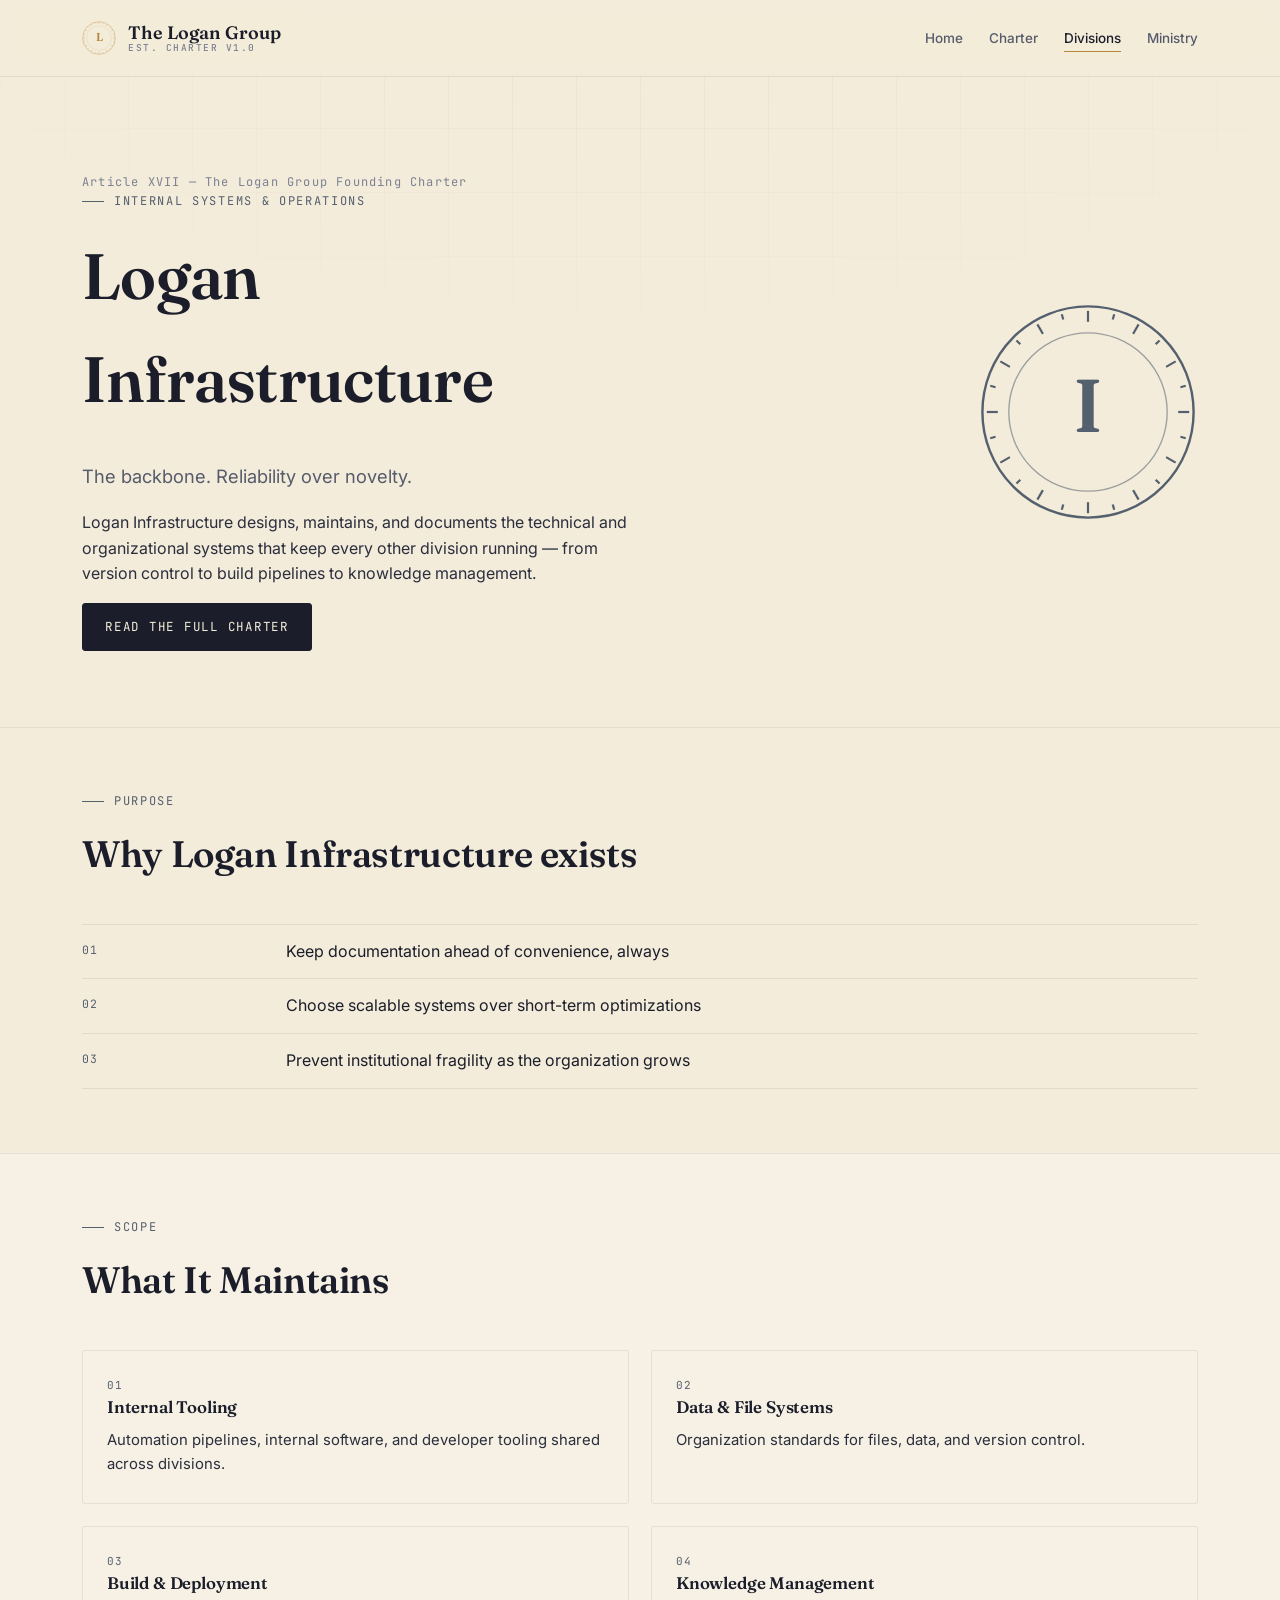
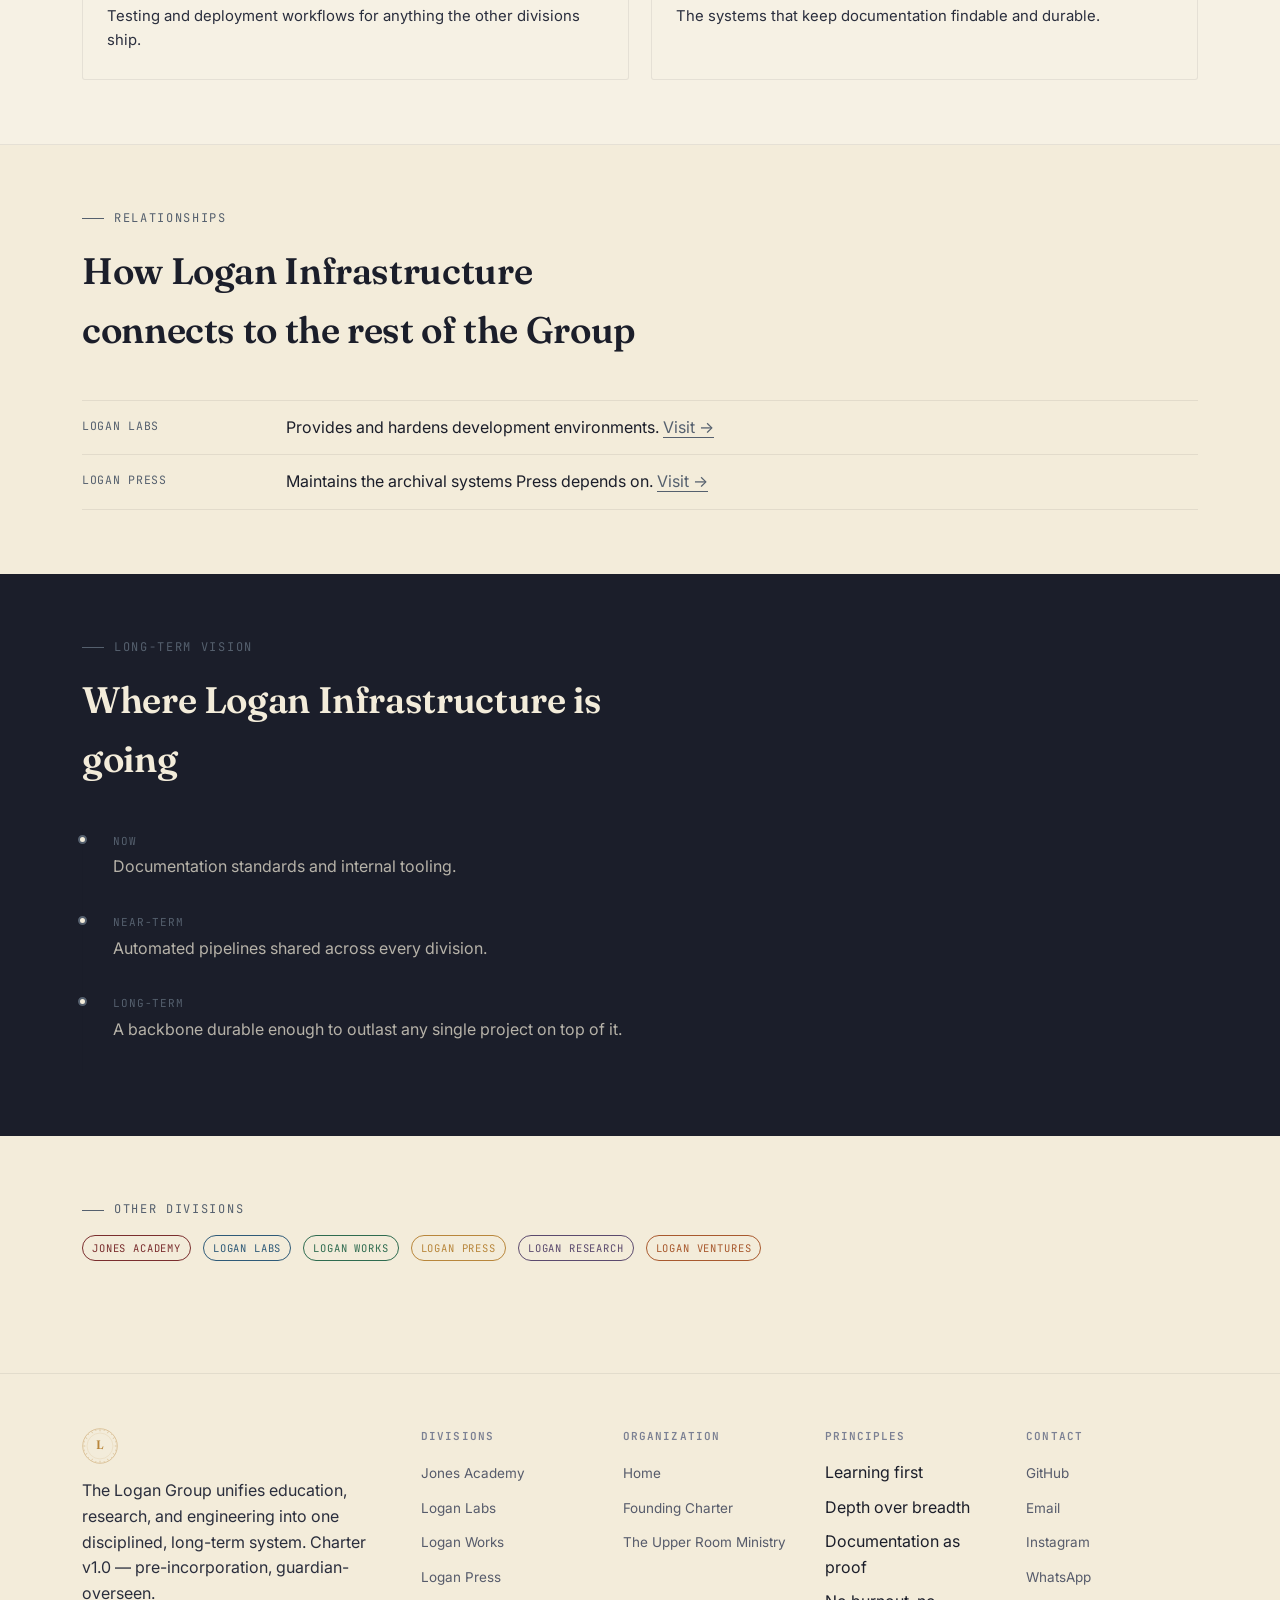
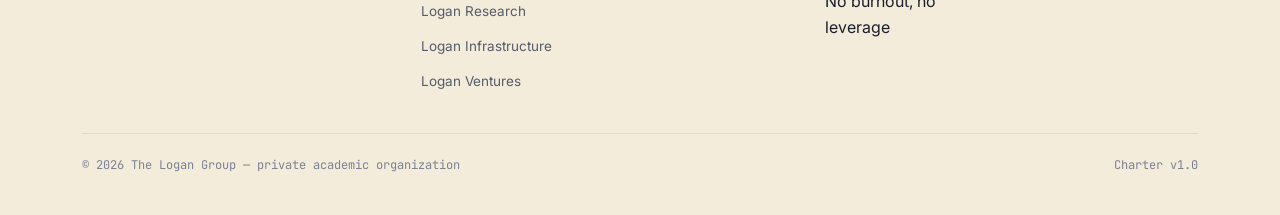
<file: logan-infrastructure.html>
<!DOCTYPE html>
<html lang="en">
<head>
<meta charset="UTF-8" />
<meta name="viewport" content="width=device-width, initial-scale=1.0" />
<title>Logan Infrastructure — The Logan Group</title>
<meta name="description" content="Logan Infrastructure designs, maintains, and documents the technical and organizational systems that keep every other division running — from version contr" />
<link rel="icon" href="favicon.ico" sizes="any" />
<link rel="icon" href="assets/img/favicon.svg" type="image/svg+xml" />
<link rel="apple-touch-icon" href="assets/img/apple-touch-icon.png" />
<link rel="stylesheet" href="assets/css/style.css" />
<meta property="og:title" content="Logan Infrastructure — The Logan Group" />
<meta property="og:description" content="Logan Infrastructure designs, maintains, and documents the technical and organizational systems that keep every other division running — from version contr" />
<meta property="og:type" content="website" />

</head>
<body style="--accent:var(--acc-infra)">
  <header class="site-header">
    <div class="wrap">
      <a class="brand" href="./index.html">
        <div class="seal" data-letter="L" data-color="var(--brass)" data-ring="true" style="width:34px;height:34px"></div>
        <span class="brand-name">The Logan Group<small>Est. Charter v1.0</small></span>
      </a>
      <nav class="main-nav" aria-label="Primary">
        <ul>
          <li><a href="index.html">Home</a></li>
          <li><a href="charter.html">Charter</a></li>
          <li><a href="index.html#divisions" aria-current="page">Divisions</a></li>
          <li><a href="ministry.html">Ministry</a></li>
        </ul>
      </nav>
      <button class="nav-toggle" aria-label="Toggle menu" aria-expanded="false">
        <span></span><span></span><span></span>
      </button>
    </div>
  </header>
  <div class="mobile-nav" aria-label="Mobile">
    <ul>
      <li><a href="index.html">Home</a></li>
          <li><a href="charter.html">Charter</a></li>
          <li><a href="index.html#divisions">Divisions</a></li>
          <li><a href="ministry.html">Ministry</a></li>
    </ul>
  </div>

  <section class="hero">
    <div class="wrap grid cols-2" style="align-items:center;">
      <div class="reveal">
        <div class="article-no">Article XVII &mdash; The Logan Group Founding Charter</div>
        <div class="eyebrow">Internal Systems & Operations</div>
        
        <h1>Logan Infrastructure</h1>
        <p class="lede">The backbone. Reliability over novelty.</p>
        <p>Logan Infrastructure designs, maintains, and documents the technical and organizational systems that keep every other division running — from version control to build pipelines to knowledge management.</p>
        <a class="btn primary" href="charter.html">Read the full Charter</a>
      </div>
      <div class="hero-seal-wrap reveal" style="--i:1">
        <div class="seal" data-letter="I" data-color="var(--acc-infra)" data-ring="true" style="width:220px;height:220px"></div>
      </div>
    </div>
  </section>

  <hr class="rule" />

  <section>
    <div class="wrap">
      <div class="section-head reveal">
        <div class="eyebrow">Purpose</div>
        <h2>Why Logan Infrastructure exists</h2>
      </div>
      <ul class="kv-list reveal">
        <li><span class="k">01</span><span class="v">Keep documentation ahead of convenience, always</span></li><li><span class="k">02</span><span class="v">Choose scalable systems over short-term optimizations</span></li><li><span class="k">03</span><span class="v">Prevent institutional fragility as the organization grows</span></li>
      </ul>
    </div>
  </section>

  <section style="background:var(--cream-ink);border-top:1px solid var(--paper-line);border-bottom:1px solid var(--paper-line);">
    <div class="wrap">
      <div class="section-head reveal">
        <div class="eyebrow">Scope</div>
        <h2>What It Maintains</h2>
      </div>
      <div class="grid cols-2 reveal-stagger">
        <div class="card reveal" style="--i:0">
          <div class="num">01</div>
          <h3>Internal Tooling</h3>
          <p>Automation pipelines, internal software, and developer tooling shared across divisions.</p>
        </div>
        <div class="card reveal" style="--i:1">
          <div class="num">02</div>
          <h3>Data & File Systems</h3>
          <p>Organization standards for files, data, and version control.</p>
        </div>
        <div class="card reveal" style="--i:2">
          <div class="num">03</div>
          <h3>Build & Deployment</h3>
          <p>Testing and deployment workflows for anything the other divisions ship.</p>
        </div>
        <div class="card reveal" style="--i:3">
          <div class="num">04</div>
          <h3>Knowledge Management</h3>
          <p>The systems that keep documentation findable and durable.</p>
        </div>
      </div>
    </div>
  </section>

  <section>
    <div class="wrap">
      <div class="section-head reveal">
        <div class="eyebrow">Relationships</div>
        <h2>How Logan Infrastructure connects to the rest of the Group</h2>
      </div>
      <ul class="kv-list reveal">
        <li><span class="k">Logan Labs</span><span class="v">Provides and hardens development environments. <a href="logan-labs.html" style="color:var(--accent);text-decoration:none;border-bottom:1px solid currentColor;">Visit &rarr;</a></span></li>
          <li><span class="k">Logan Press</span><span class="v">Maintains the archival systems Press depends on. <a href="logan-press.html" style="color:var(--accent);text-decoration:none;border-bottom:1px solid currentColor;">Visit &rarr;</a></span></li>
      </ul>
    </div>
  </section>

  <section class="dark">
    <div class="wrap">
      <div class="section-head reveal">
        <div class="eyebrow" style="--accent:var(--acc-infra)">Long-Term Vision</div>
        <h2>Where Logan Infrastructure is going</h2>
      </div>
      <ul class="timeline reveal" style="--accent:var(--acc-infra)">
        <li><div class="phase">Now</div><p style="margin:0;">Documentation standards and internal tooling.</p></li>
        <li><div class="phase">Near-term</div><p style="margin:0;">Automated pipelines shared across every division.</p></li>
        <li><div class="phase">Long-term</div><p style="margin:0;">A backbone durable enough to outlast any single project on top of it.</p></li>
      </ul>
    </div>
  </section>

  <section>
    <div class="wrap reveal">
      <div class="eyebrow">Other Divisions</div>
      <div><a class="tag" href="jones-academy.html" style="color:var(--acc-academy);text-decoration:none;margin:0 8px 8px 0;">Jones Academy</a>
        <a class="tag" href="logan-labs.html" style="color:var(--acc-labs);text-decoration:none;margin:0 8px 8px 0;">Logan Labs</a>
        <a class="tag" href="logan-works.html" style="color:var(--acc-works);text-decoration:none;margin:0 8px 8px 0;">Logan Works</a>
        <a class="tag" href="logan-press.html" style="color:var(--acc-press);text-decoration:none;margin:0 8px 8px 0;">Logan Press</a>
        <a class="tag" href="logan-research.html" style="color:var(--acc-research);text-decoration:none;margin:0 8px 8px 0;">Logan Research</a>
        <a class="tag" href="logan-ventures.html" style="color:var(--acc-ventures);text-decoration:none;margin:0 8px 8px 0;">Logan Ventures</a></div>
    </div>
  </section>

  <footer class="site-footer">
    <div class="wrap">
      <div class="footer-grid footer-grid-5">
        <div>
          <div class="seal" data-letter="L" data-color="var(--brass)" data-ring="true" style="width:36px;height:36px"></div>
          <p style="margin-top:14px;max-width:34ch;">The Logan Group unifies education, research, and engineering into one disciplined, long-term system. Charter v1.0 &mdash; pre-incorporation, guardian-overseen.</p>
        </div>
        <div>
          <h4>Divisions</h4>
          <ul>
            <li><a href="jones-academy.html">Jones Academy</a></li>
          <li><a href="logan-labs.html">Logan Labs</a></li>
          <li><a href="logan-works.html">Logan Works</a></li>
          <li><a href="logan-press.html">Logan Press</a></li>
          <li><a href="logan-research.html">Logan Research</a></li>
          <li><a href="logan-infrastructure.html">Logan Infrastructure</a></li>
          <li><a href="logan-ventures.html">Logan Ventures</a></li>
          </ul>
        </div>
        <div>
          <h4>Organization</h4>
          <ul>
            <li><a href="./index.html">Home</a></li>
            <li><a href="./charter.html">Founding Charter</a></li>
            <li><a href="./ministry.html">The Upper Room Ministry</a></li>
          </ul>
        </div>
        <div>
          <h4>Principles</h4>
          <ul>
            <li>Learning first</li>
            <li>Depth over breadth</li>
            <li>Documentation as proof</li>
            <li>No burnout, no leverage</li>
          </ul>
        </div>
        <div>
          <h4>Contact</h4>
          <ul>
            <li><a href="https://github.com/joneslogan1106" target="_blank" rel="noopener">GitHub</a></li>
            <li><a href="mailto:loganjones110613@gmail.com">Email</a></li>
            <li><a href="https://www.instagram.com/loeasy68" target="_blank" rel="noopener">Instagram</a></li>
            <li><a href="https://wa.me/12404995414" target="_blank" rel="noopener">WhatsApp</a></li>
          </ul>
        </div>
      </div>
      <hr class="rule" />
      <div class="footer-bottom" style="margin-top:22px;">
        <span>&copy; <span id="year"></span> The Logan Group &mdash; private academic organization</span>
        <span>Charter v1.0</span>
      </div>
    </div>
  </footer>
<script>document.getElementById('year').textContent = new Date().getFullYear();</script>
<script src="assets/js/main.js"></script>
</body>
</html>
</file>
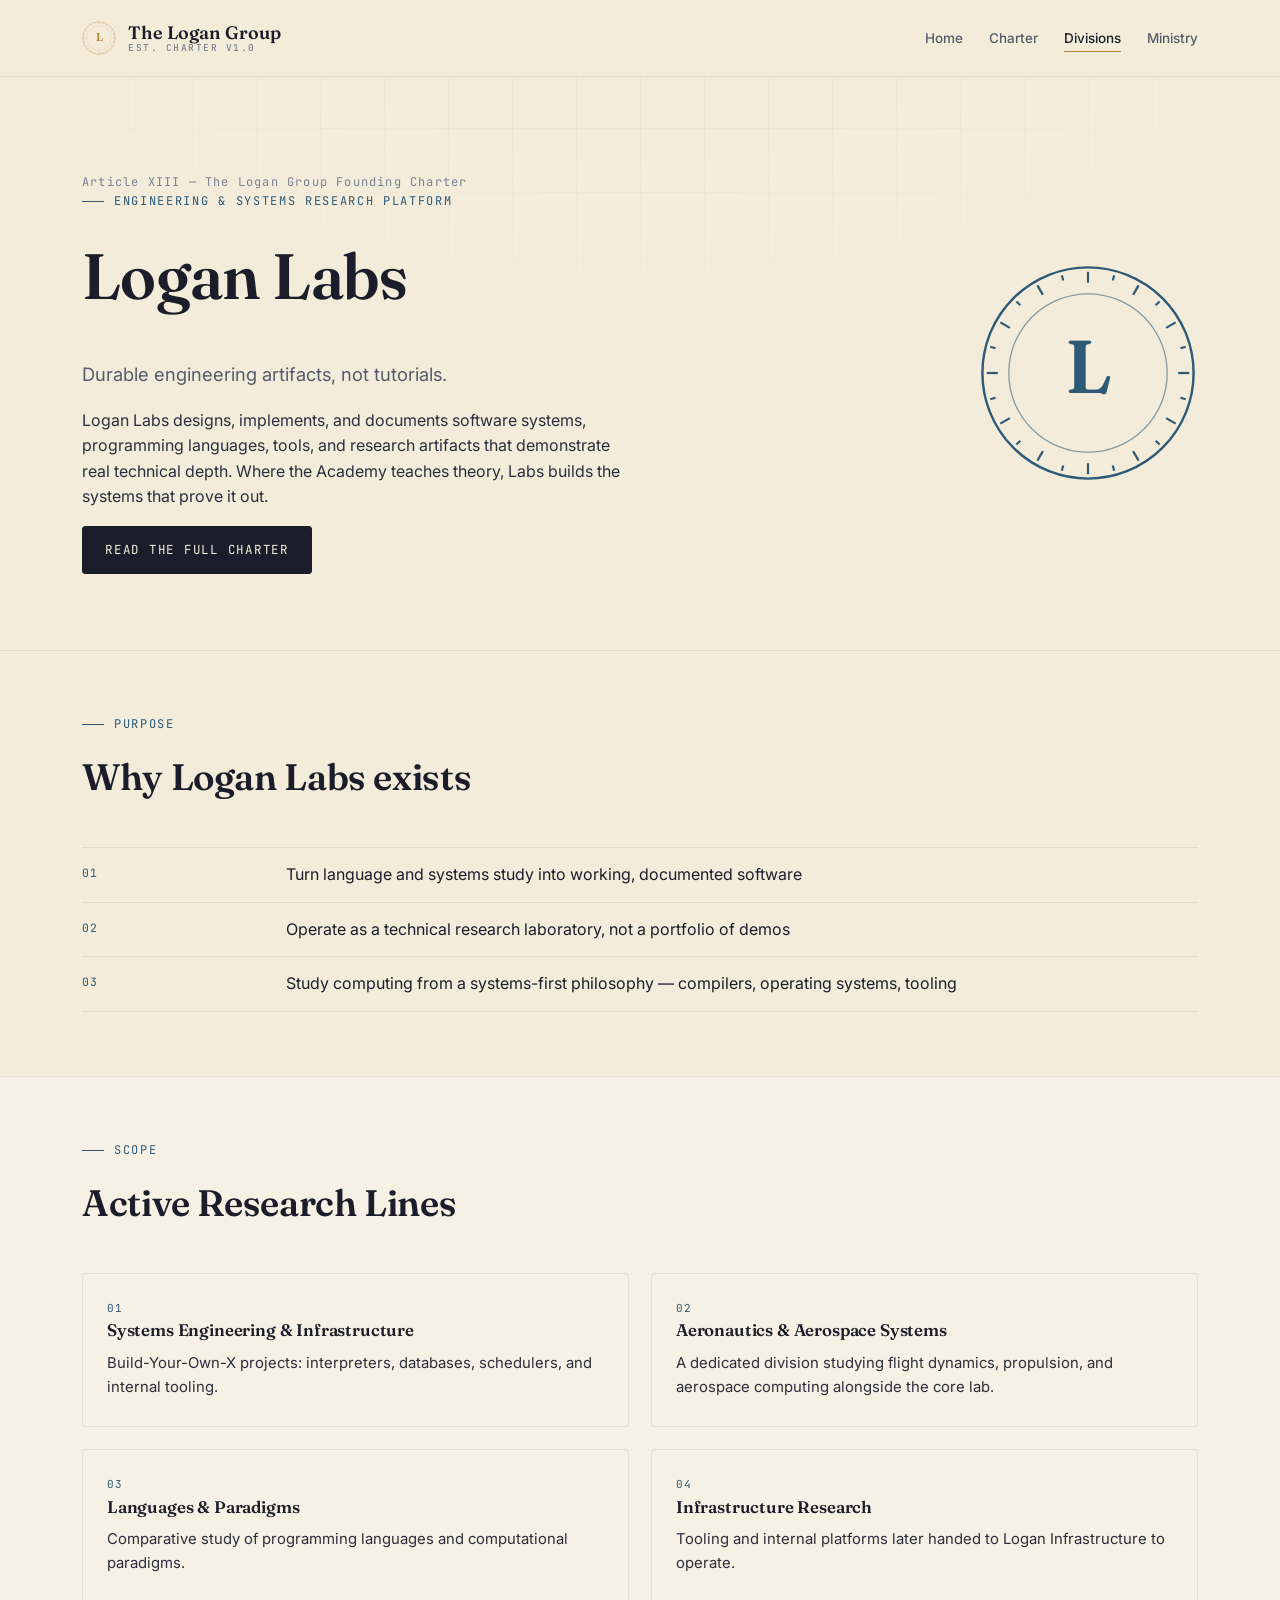
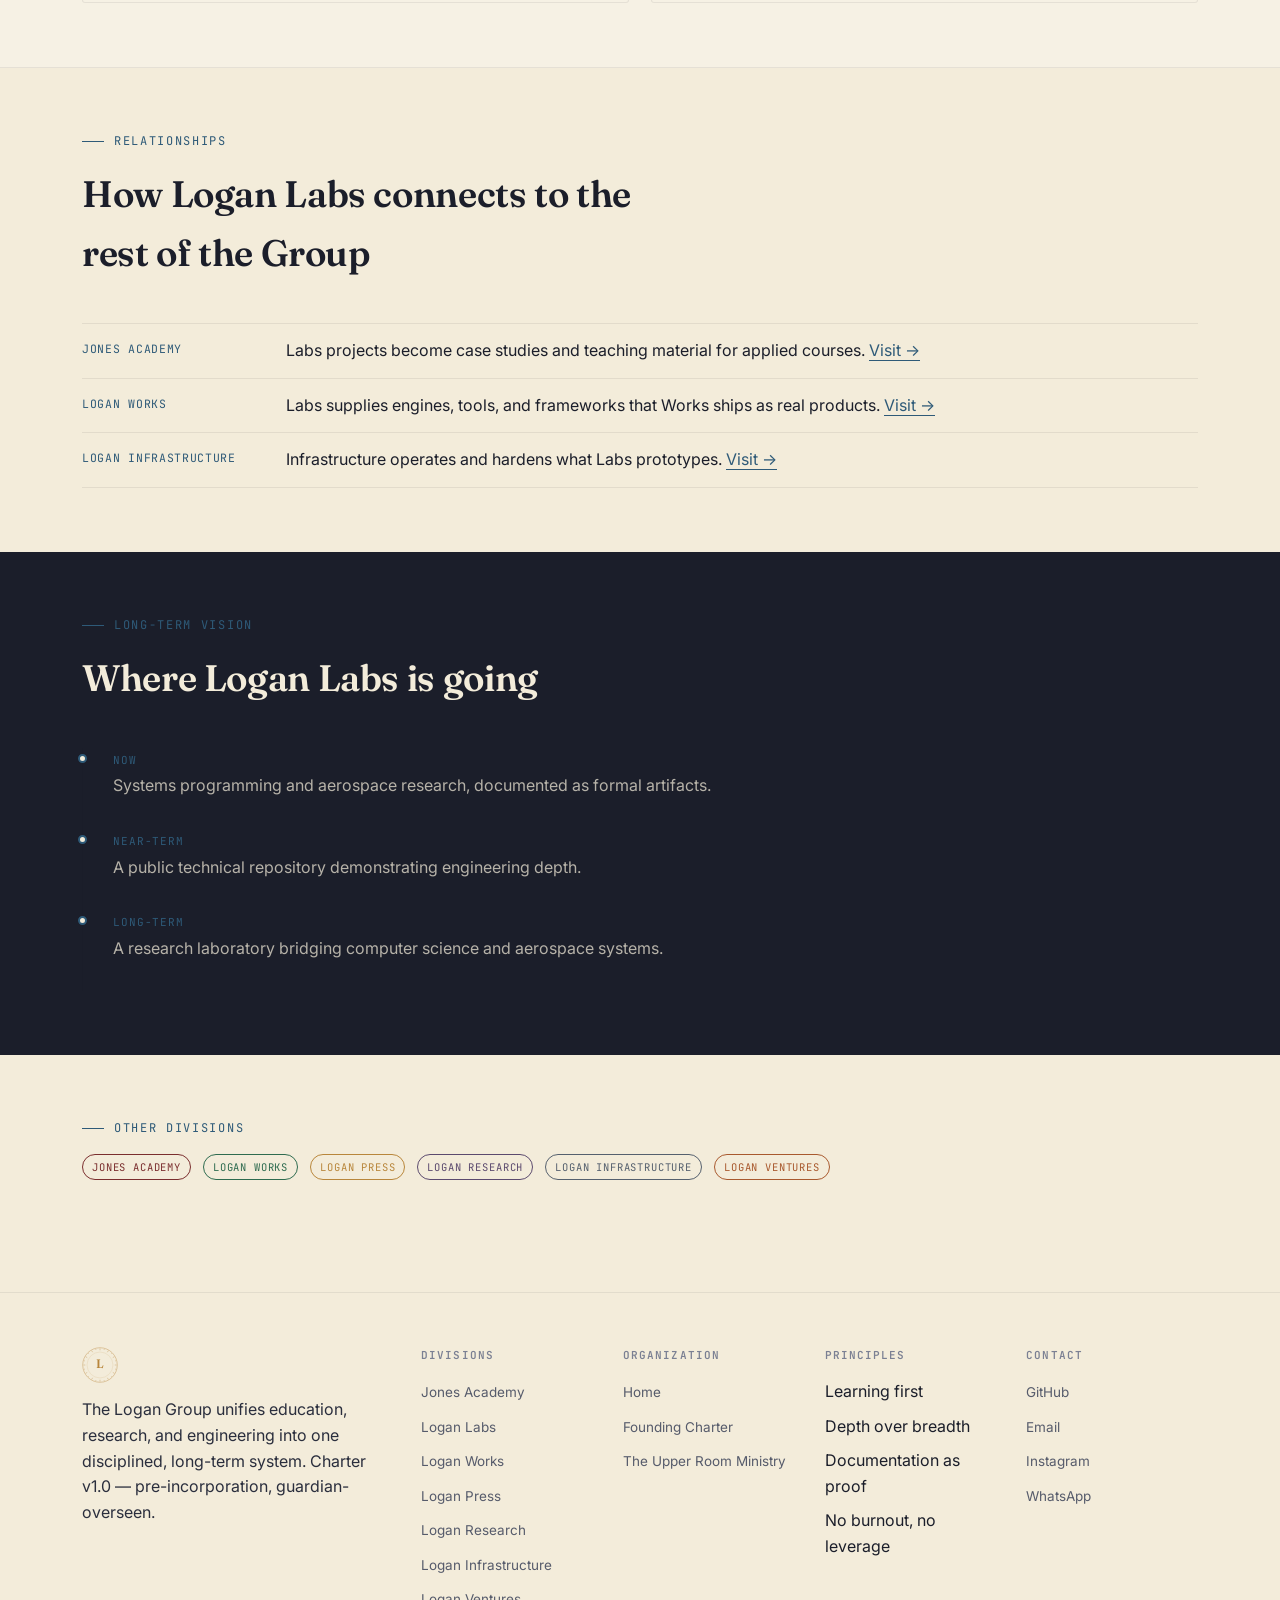
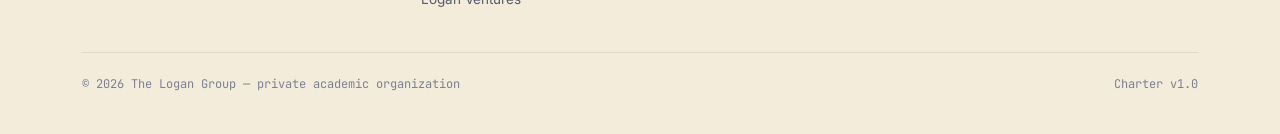
<file: logan-labs.html>
<!DOCTYPE html>
<html lang="en">
<head>
<meta charset="UTF-8" />
<meta name="viewport" content="width=device-width, initial-scale=1.0" />
<title>Logan Labs — The Logan Group</title>
<meta name="description" content="Logan Labs designs, implements, and documents software systems, programming languages, tools, and research artifacts that demonstrate real technical depth." />
<link rel="icon" href="favicon.ico" sizes="any" />
<link rel="icon" href="assets/img/favicon.svg" type="image/svg+xml" />
<link rel="apple-touch-icon" href="assets/img/apple-touch-icon.png" />
<link rel="stylesheet" href="assets/css/style.css" />
<meta property="og:title" content="Logan Labs — The Logan Group" />
<meta property="og:description" content="Logan Labs designs, implements, and documents software systems, programming languages, tools, and research artifacts that demonstrate real technical depth." />
<meta property="og:type" content="website" />

</head>
<body style="--accent:var(--acc-labs)">
  <header class="site-header">
    <div class="wrap">
      <a class="brand" href="./index.html">
        <div class="seal" data-letter="L" data-color="var(--brass)" data-ring="true" style="width:34px;height:34px"></div>
        <span class="brand-name">The Logan Group<small>Est. Charter v1.0</small></span>
      </a>
      <nav class="main-nav" aria-label="Primary">
        <ul>
          <li><a href="index.html">Home</a></li>
          <li><a href="charter.html">Charter</a></li>
          <li><a href="index.html#divisions" aria-current="page">Divisions</a></li>
          <li><a href="ministry.html">Ministry</a></li>
        </ul>
      </nav>
      <button class="nav-toggle" aria-label="Toggle menu" aria-expanded="false">
        <span></span><span></span><span></span>
      </button>
    </div>
  </header>
  <div class="mobile-nav" aria-label="Mobile">
    <ul>
      <li><a href="index.html">Home</a></li>
          <li><a href="charter.html">Charter</a></li>
          <li><a href="index.html#divisions">Divisions</a></li>
          <li><a href="ministry.html">Ministry</a></li>
    </ul>
  </div>

  <section class="hero">
    <div class="wrap grid cols-2" style="align-items:center;">
      <div class="reveal">
        <div class="article-no">Article XIII &mdash; The Logan Group Founding Charter</div>
        <div class="eyebrow">Engineering & Systems Research Platform</div>
        
        <h1>Logan Labs</h1>
        <p class="lede">Durable engineering artifacts, not tutorials.</p>
        <p>Logan Labs designs, implements, and documents software systems, programming languages, tools, and research artifacts that demonstrate real technical depth. Where the Academy teaches theory, Labs builds the systems that prove it out.</p>
        <a class="btn primary" href="charter.html">Read the full Charter</a>
      </div>
      <div class="hero-seal-wrap reveal" style="--i:1">
        <div class="seal" data-letter="L" data-color="var(--acc-labs)" data-ring="true" style="width:220px;height:220px"></div>
      </div>
    </div>
  </section>

  <hr class="rule" />

  <section>
    <div class="wrap">
      <div class="section-head reveal">
        <div class="eyebrow">Purpose</div>
        <h2>Why Logan Labs exists</h2>
      </div>
      <ul class="kv-list reveal">
        <li><span class="k">01</span><span class="v">Turn language and systems study into working, documented software</span></li><li><span class="k">02</span><span class="v">Operate as a technical research laboratory, not a portfolio of demos</span></li><li><span class="k">03</span><span class="v">Study computing from a systems-first philosophy — compilers, operating systems, tooling</span></li>
      </ul>
    </div>
  </section>

  <section style="background:var(--cream-ink);border-top:1px solid var(--paper-line);border-bottom:1px solid var(--paper-line);">
    <div class="wrap">
      <div class="section-head reveal">
        <div class="eyebrow">Scope</div>
        <h2>Active Research Lines</h2>
      </div>
      <div class="grid cols-2 reveal-stagger">
        <div class="card reveal" style="--i:0">
          <div class="num">01</div>
          <h3>Systems Engineering & Infrastructure</h3>
          <p>Build-Your-Own-X projects: interpreters, databases, schedulers, and internal tooling.</p>
        </div>
        <div class="card reveal" style="--i:1">
          <div class="num">02</div>
          <h3>Aeronautics & Aerospace Systems</h3>
          <p>A dedicated division studying flight dynamics, propulsion, and aerospace computing alongside the core lab.</p>
        </div>
        <div class="card reveal" style="--i:2">
          <div class="num">03</div>
          <h3>Languages & Paradigms</h3>
          <p>Comparative study of programming languages and computational paradigms.</p>
        </div>
        <div class="card reveal" style="--i:3">
          <div class="num">04</div>
          <h3>Infrastructure Research</h3>
          <p>Tooling and internal platforms later handed to Logan Infrastructure to operate.</p>
        </div>
      </div>
    </div>
  </section>

  <section>
    <div class="wrap">
      <div class="section-head reveal">
        <div class="eyebrow">Relationships</div>
        <h2>How Logan Labs connects to the rest of the Group</h2>
      </div>
      <ul class="kv-list reveal">
        <li><span class="k">Jones Academy</span><span class="v">Labs projects become case studies and teaching material for applied courses. <a href="jones-academy.html" style="color:var(--accent);text-decoration:none;border-bottom:1px solid currentColor;">Visit &rarr;</a></span></li>
          <li><span class="k">Logan Works</span><span class="v">Labs supplies engines, tools, and frameworks that Works ships as real products. <a href="logan-works.html" style="color:var(--accent);text-decoration:none;border-bottom:1px solid currentColor;">Visit &rarr;</a></span></li>
          <li><span class="k">Logan Infrastructure</span><span class="v">Infrastructure operates and hardens what Labs prototypes. <a href="logan-infrastructure.html" style="color:var(--accent);text-decoration:none;border-bottom:1px solid currentColor;">Visit &rarr;</a></span></li>
      </ul>
    </div>
  </section>

  <section class="dark">
    <div class="wrap">
      <div class="section-head reveal">
        <div class="eyebrow" style="--accent:var(--acc-labs)">Long-Term Vision</div>
        <h2>Where Logan Labs is going</h2>
      </div>
      <ul class="timeline reveal" style="--accent:var(--acc-labs)">
        <li><div class="phase">Now</div><p style="margin:0;">Systems programming and aerospace research, documented as formal artifacts.</p></li>
        <li><div class="phase">Near-term</div><p style="margin:0;">A public technical repository demonstrating engineering depth.</p></li>
        <li><div class="phase">Long-term</div><p style="margin:0;">A research laboratory bridging computer science and aerospace systems.</p></li>
      </ul>
    </div>
  </section>

  <section>
    <div class="wrap reveal">
      <div class="eyebrow">Other Divisions</div>
      <div><a class="tag" href="jones-academy.html" style="color:var(--acc-academy);text-decoration:none;margin:0 8px 8px 0;">Jones Academy</a>
        <a class="tag" href="logan-works.html" style="color:var(--acc-works);text-decoration:none;margin:0 8px 8px 0;">Logan Works</a>
        <a class="tag" href="logan-press.html" style="color:var(--acc-press);text-decoration:none;margin:0 8px 8px 0;">Logan Press</a>
        <a class="tag" href="logan-research.html" style="color:var(--acc-research);text-decoration:none;margin:0 8px 8px 0;">Logan Research</a>
        <a class="tag" href="logan-infrastructure.html" style="color:var(--acc-infra);text-decoration:none;margin:0 8px 8px 0;">Logan Infrastructure</a>
        <a class="tag" href="logan-ventures.html" style="color:var(--acc-ventures);text-decoration:none;margin:0 8px 8px 0;">Logan Ventures</a></div>
    </div>
  </section>

  <footer class="site-footer">
    <div class="wrap">
      <div class="footer-grid footer-grid-5">
        <div>
          <div class="seal" data-letter="L" data-color="var(--brass)" data-ring="true" style="width:36px;height:36px"></div>
          <p style="margin-top:14px;max-width:34ch;">The Logan Group unifies education, research, and engineering into one disciplined, long-term system. Charter v1.0 &mdash; pre-incorporation, guardian-overseen.</p>
        </div>
        <div>
          <h4>Divisions</h4>
          <ul>
            <li><a href="jones-academy.html">Jones Academy</a></li>
          <li><a href="logan-labs.html">Logan Labs</a></li>
          <li><a href="logan-works.html">Logan Works</a></li>
          <li><a href="logan-press.html">Logan Press</a></li>
          <li><a href="logan-research.html">Logan Research</a></li>
          <li><a href="logan-infrastructure.html">Logan Infrastructure</a></li>
          <li><a href="logan-ventures.html">Logan Ventures</a></li>
          </ul>
        </div>
        <div>
          <h4>Organization</h4>
          <ul>
            <li><a href="./index.html">Home</a></li>
            <li><a href="./charter.html">Founding Charter</a></li>
            <li><a href="./ministry.html">The Upper Room Ministry</a></li>
          </ul>
        </div>
        <div>
          <h4>Principles</h4>
          <ul>
            <li>Learning first</li>
            <li>Depth over breadth</li>
            <li>Documentation as proof</li>
            <li>No burnout, no leverage</li>
          </ul>
        </div>
        <div>
          <h4>Contact</h4>
          <ul>
            <li><a href="https://github.com/joneslogan1106" target="_blank" rel="noopener">GitHub</a></li>
            <li><a href="mailto:loganjones110613@gmail.com">Email</a></li>
            <li><a href="https://www.instagram.com/loeasy68" target="_blank" rel="noopener">Instagram</a></li>
            <li><a href="https://wa.me/12404995414" target="_blank" rel="noopener">WhatsApp</a></li>
          </ul>
        </div>
      </div>
      <hr class="rule" />
      <div class="footer-bottom" style="margin-top:22px;">
        <span>&copy; <span id="year"></span> The Logan Group &mdash; private academic organization</span>
        <span>Charter v1.0</span>
      </div>
    </div>
  </footer>
<script>document.getElementById('year').textContent = new Date().getFullYear();</script>
<script src="assets/js/main.js"></script>
</body>
</html>
</file>
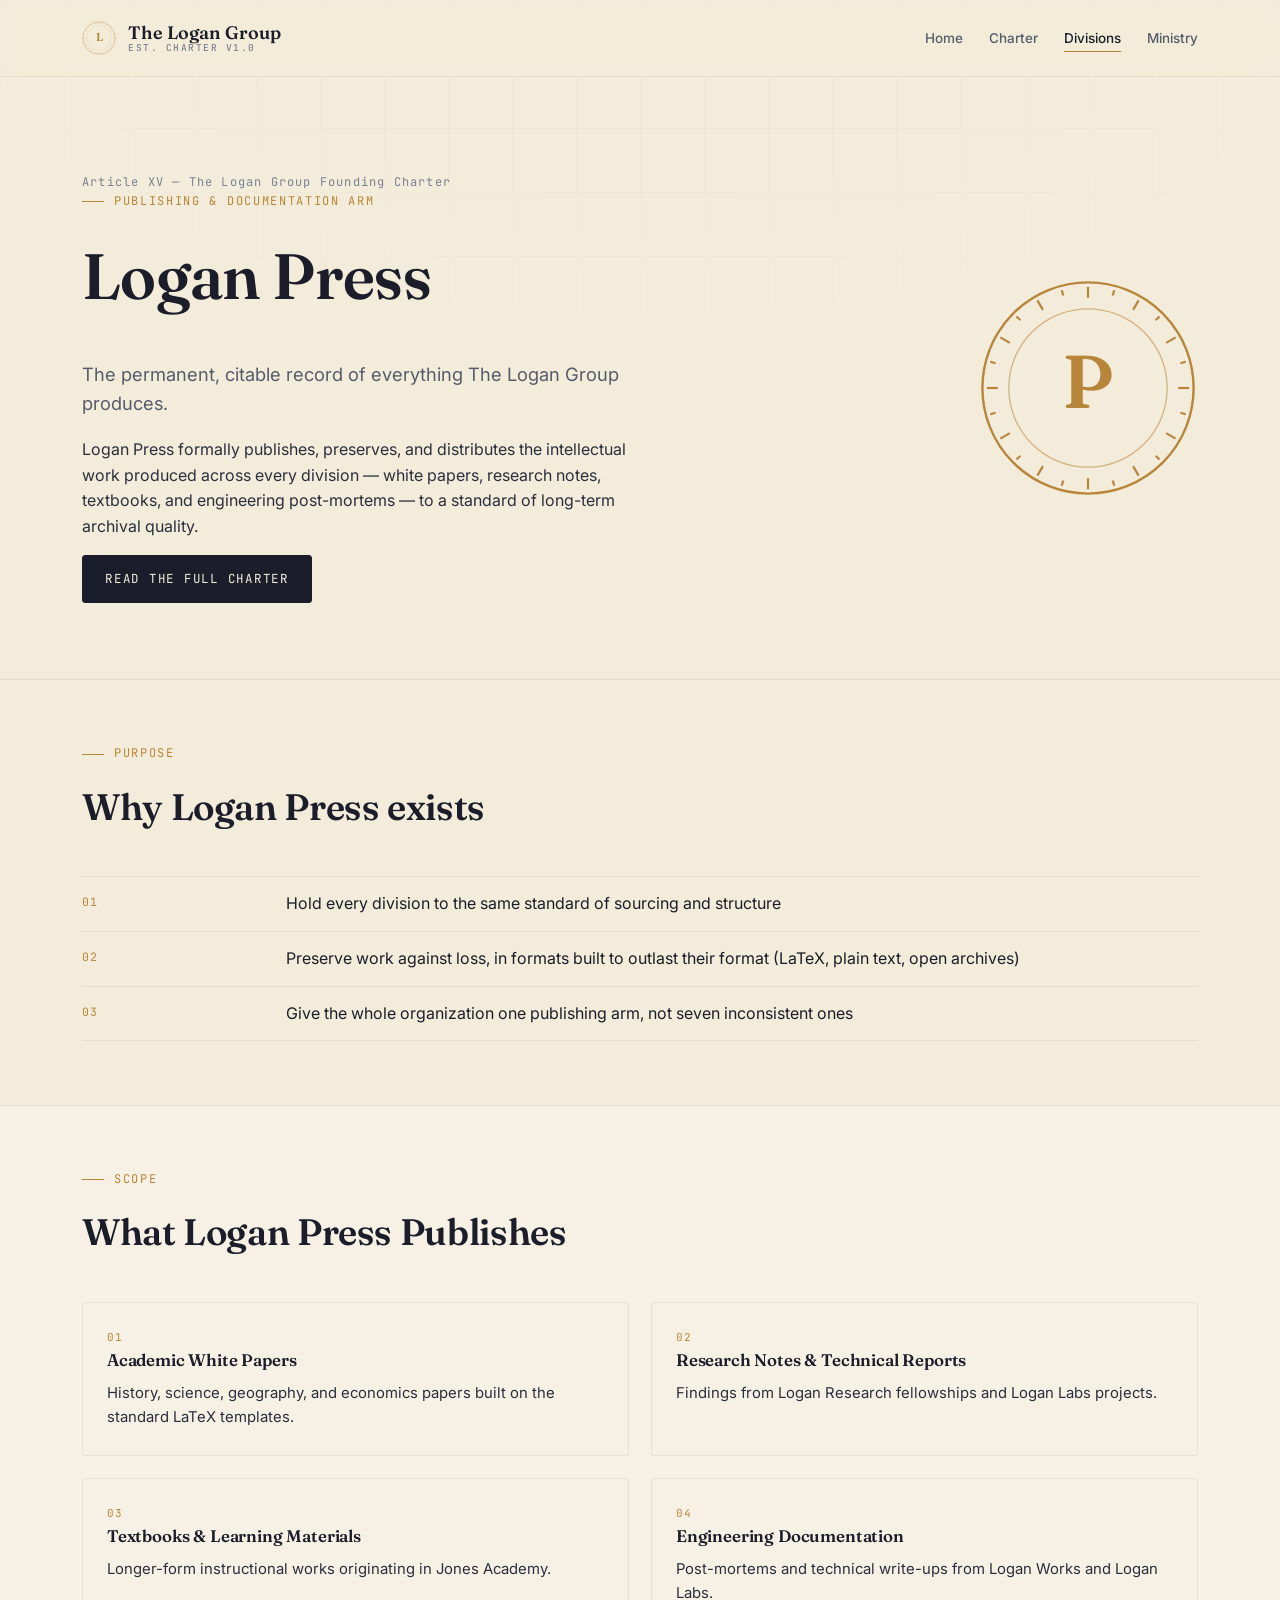
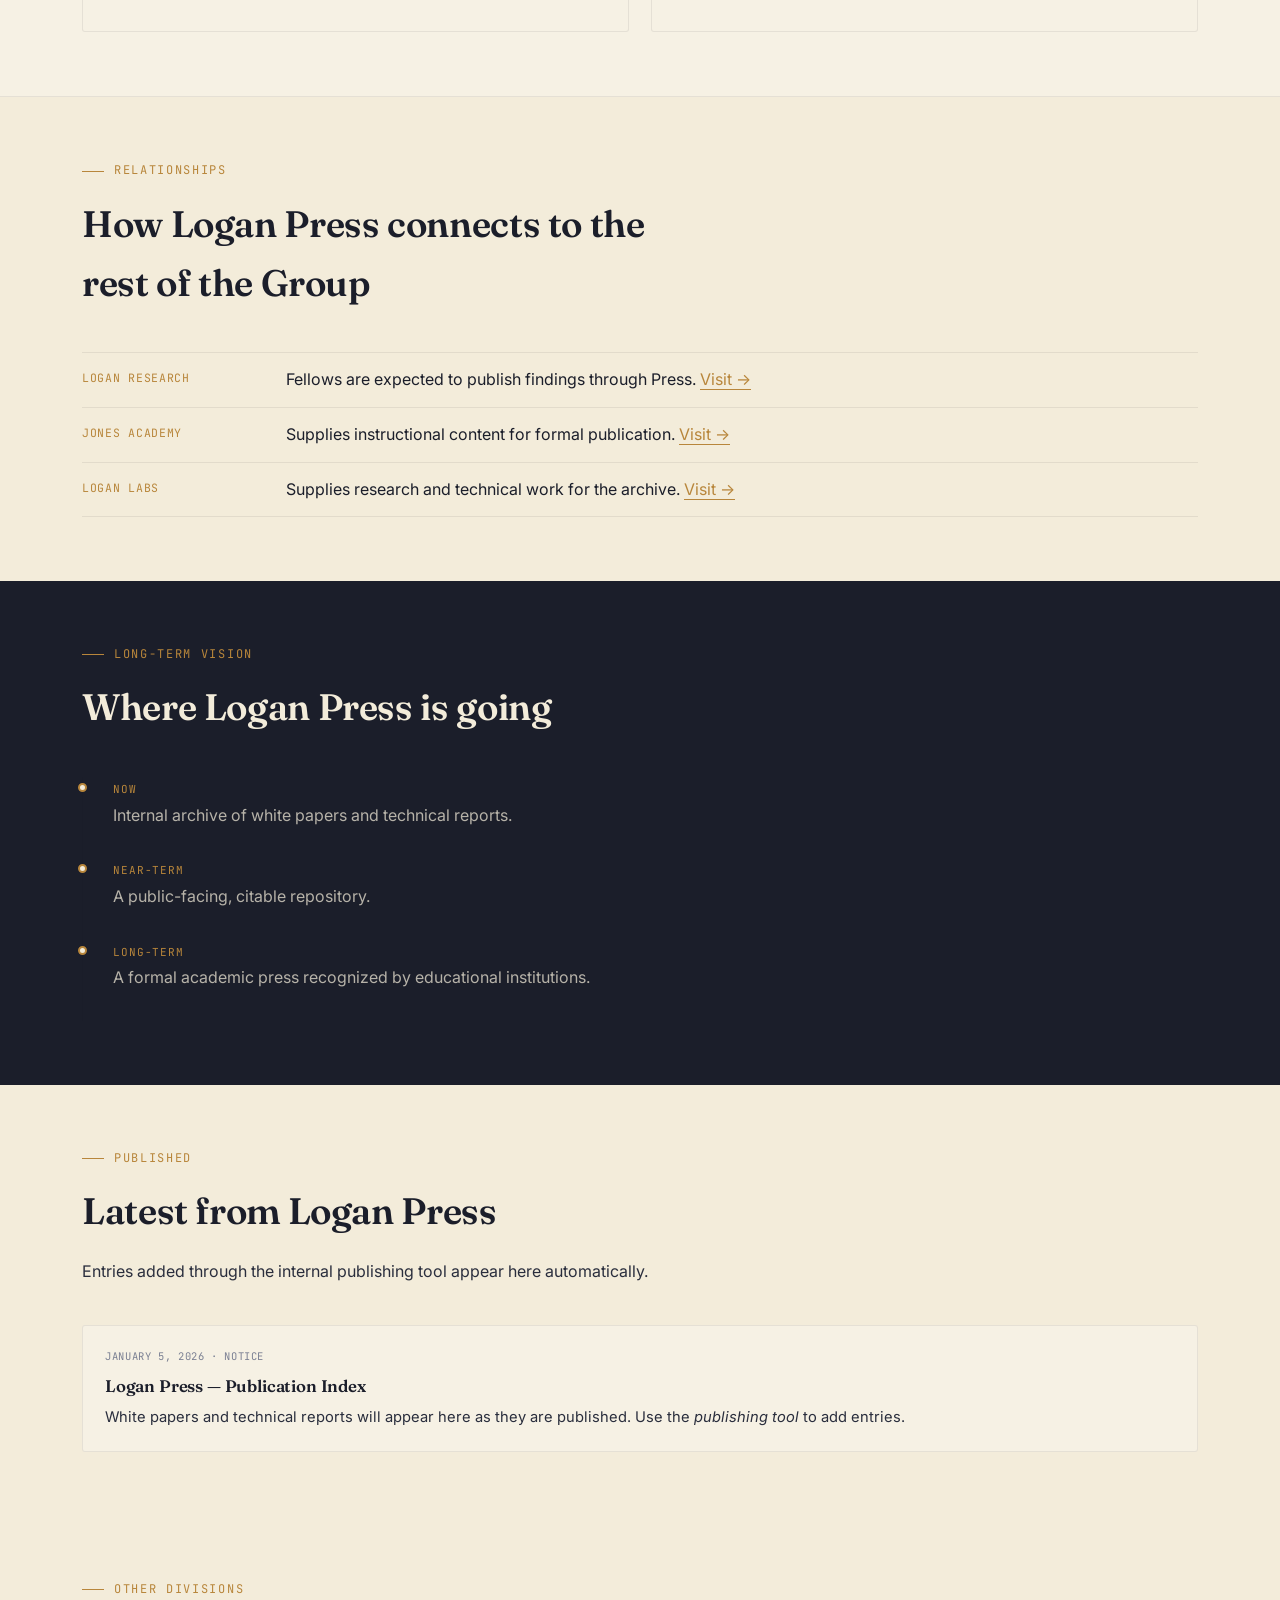
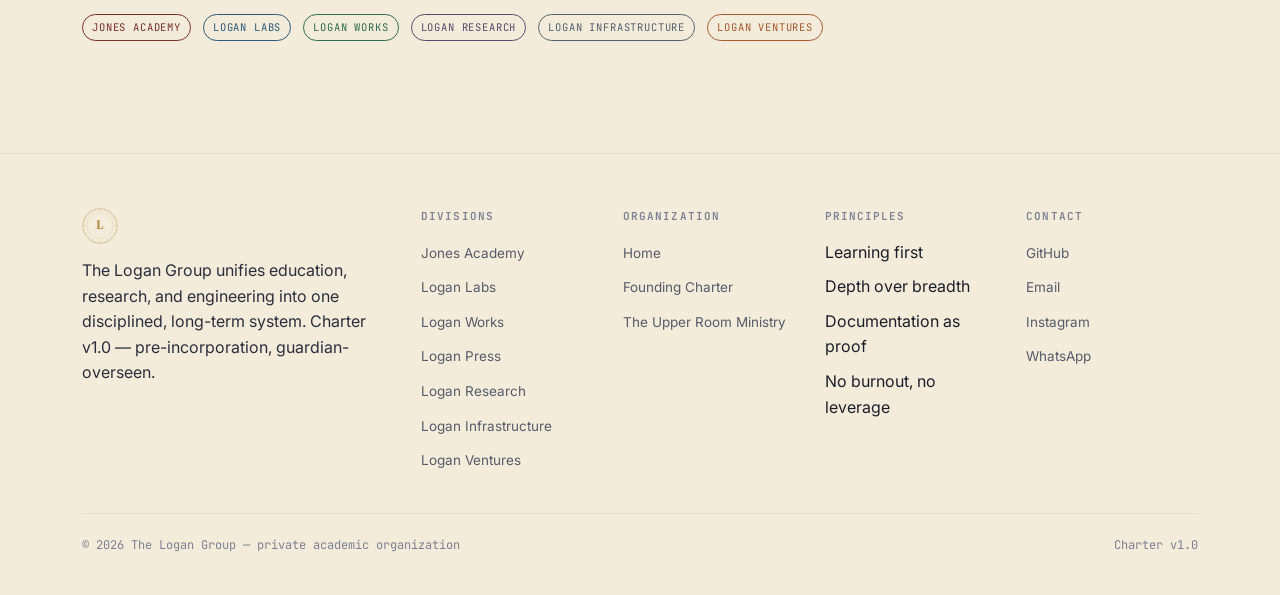
<file: logan-press.html>
<!DOCTYPE html>
<html lang="en">
<head>
<meta charset="UTF-8" />
<meta name="viewport" content="width=device-width, initial-scale=1.0" />
<title>Logan Press — The Logan Group</title>
<meta name="description" content="Logan Press formally publishes, preserves, and distributes the intellectual work produced across every division — white papers, research notes, textbooks, " />
<link rel="icon" href="favicon.ico" sizes="any" />
<link rel="icon" href="assets/img/favicon.svg" type="image/svg+xml" />
<link rel="apple-touch-icon" href="assets/img/apple-touch-icon.png" />
<link rel="stylesheet" href="assets/css/style.css" />
<meta property="og:title" content="Logan Press — The Logan Group" />
<meta property="og:description" content="Logan Press formally publishes, preserves, and distributes the intellectual work produced across every division — white papers, research notes, textbooks, " />
<meta property="og:type" content="website" />

</head>
<body style="--accent:var(--acc-press)">
  <header class="site-header">
    <div class="wrap">
      <a class="brand" href="./index.html">
        <div class="seal" data-letter="L" data-color="var(--brass)" data-ring="true" style="width:34px;height:34px"></div>
        <span class="brand-name">The Logan Group<small>Est. Charter v1.0</small></span>
      </a>
      <nav class="main-nav" aria-label="Primary">
        <ul>
          <li><a href="index.html">Home</a></li>
          <li><a href="charter.html">Charter</a></li>
          <li><a href="index.html#divisions" aria-current="page">Divisions</a></li>
          <li><a href="ministry.html">Ministry</a></li>
        </ul>
      </nav>
      <button class="nav-toggle" aria-label="Toggle menu" aria-expanded="false">
        <span></span><span></span><span></span>
      </button>
    </div>
  </header>
  <div class="mobile-nav" aria-label="Mobile">
    <ul>
      <li><a href="index.html">Home</a></li>
          <li><a href="charter.html">Charter</a></li>
          <li><a href="index.html#divisions">Divisions</a></li>
          <li><a href="ministry.html">Ministry</a></li>
    </ul>
  </div>

  <section class="hero">
    <div class="wrap grid cols-2" style="align-items:center;">
      <div class="reveal">
        <div class="article-no">Article XV &mdash; The Logan Group Founding Charter</div>
        <div class="eyebrow">Publishing & Documentation Arm</div>
        
        <h1>Logan Press</h1>
        <p class="lede">The permanent, citable record of everything The Logan Group produces.</p>
        <p>Logan Press formally publishes, preserves, and distributes the intellectual work produced across every division — white papers, research notes, textbooks, and engineering post-mortems — to a standard of long-term archival quality.</p>
        <a class="btn primary" href="charter.html">Read the full Charter</a>
      </div>
      <div class="hero-seal-wrap reveal" style="--i:1">
        <div class="seal" data-letter="P" data-color="var(--acc-press)" data-ring="true" style="width:220px;height:220px"></div>
      </div>
    </div>
  </section>

  <hr class="rule" />

  <section>
    <div class="wrap">
      <div class="section-head reveal">
        <div class="eyebrow">Purpose</div>
        <h2>Why Logan Press exists</h2>
      </div>
      <ul class="kv-list reveal">
        <li><span class="k">01</span><span class="v">Hold every division to the same standard of sourcing and structure</span></li><li><span class="k">02</span><span class="v">Preserve work against loss, in formats built to outlast their format (LaTeX, plain text, open archives)</span></li><li><span class="k">03</span><span class="v">Give the whole organization one publishing arm, not seven inconsistent ones</span></li>
      </ul>
    </div>
  </section>

  <section style="background:var(--cream-ink);border-top:1px solid var(--paper-line);border-bottom:1px solid var(--paper-line);">
    <div class="wrap">
      <div class="section-head reveal">
        <div class="eyebrow">Scope</div>
        <h2>What Logan Press Publishes</h2>
      </div>
      <div class="grid cols-2 reveal-stagger">
        <div class="card reveal" style="--i:0">
          <div class="num">01</div>
          <h3>Academic White Papers</h3>
          <p>History, science, geography, and economics papers built on the standard LaTeX templates.</p>
        </div>
        <div class="card reveal" style="--i:1">
          <div class="num">02</div>
          <h3>Research Notes & Technical Reports</h3>
          <p>Findings from Logan Research fellowships and Logan Labs projects.</p>
        </div>
        <div class="card reveal" style="--i:2">
          <div class="num">03</div>
          <h3>Textbooks & Learning Materials</h3>
          <p>Longer-form instructional works originating in Jones Academy.</p>
        </div>
        <div class="card reveal" style="--i:3">
          <div class="num">04</div>
          <h3>Engineering Documentation</h3>
          <p>Post-mortems and technical write-ups from Logan Works and Logan Labs.</p>
        </div>
      </div>
    </div>
  </section>

  <section>
    <div class="wrap">
      <div class="section-head reveal">
        <div class="eyebrow">Relationships</div>
        <h2>How Logan Press connects to the rest of the Group</h2>
      </div>
      <ul class="kv-list reveal">
        <li><span class="k">Logan Research</span><span class="v">Fellows are expected to publish findings through Press. <a href="logan-research.html" style="color:var(--accent);text-decoration:none;border-bottom:1px solid currentColor;">Visit &rarr;</a></span></li>
          <li><span class="k">Jones Academy</span><span class="v">Supplies instructional content for formal publication. <a href="jones-academy.html" style="color:var(--accent);text-decoration:none;border-bottom:1px solid currentColor;">Visit &rarr;</a></span></li>
          <li><span class="k">Logan Labs</span><span class="v">Supplies research and technical work for the archive. <a href="logan-labs.html" style="color:var(--accent);text-decoration:none;border-bottom:1px solid currentColor;">Visit &rarr;</a></span></li>
      </ul>
    </div>
  </section>

  <section class="dark">
    <div class="wrap">
      <div class="section-head reveal">
        <div class="eyebrow" style="--accent:var(--acc-press)">Long-Term Vision</div>
        <h2>Where Logan Press is going</h2>
      </div>
      <ul class="timeline reveal" style="--accent:var(--acc-press)">
        <li><div class="phase">Now</div><p style="margin:0;">Internal archive of white papers and technical reports.</p></li>
        <li><div class="phase">Near-term</div><p style="margin:0;">A public-facing, citable repository.</p></li>
        <li><div class="phase">Long-term</div><p style="margin:0;">A formal academic press recognized by educational institutions.</p></li>
      </ul>
    </div>
  </section>

  <section>
    <div class="wrap">
      <div class="section-head reveal">
        <div class="eyebrow">Published</div>
        <h2>Latest from Logan Press</h2>
        <p>Entries added through the internal publishing tool appear here automatically.</p>
      </div>
      <div data-resource-feed="assets/data/press.json"></div>
    </div>
  </section>
  <section>
    <div class="wrap reveal">
      <div class="eyebrow">Other Divisions</div>
      <div><a class="tag" href="jones-academy.html" style="color:var(--acc-academy);text-decoration:none;margin:0 8px 8px 0;">Jones Academy</a>
        <a class="tag" href="logan-labs.html" style="color:var(--acc-labs);text-decoration:none;margin:0 8px 8px 0;">Logan Labs</a>
        <a class="tag" href="logan-works.html" style="color:var(--acc-works);text-decoration:none;margin:0 8px 8px 0;">Logan Works</a>
        <a class="tag" href="logan-research.html" style="color:var(--acc-research);text-decoration:none;margin:0 8px 8px 0;">Logan Research</a>
        <a class="tag" href="logan-infrastructure.html" style="color:var(--acc-infra);text-decoration:none;margin:0 8px 8px 0;">Logan Infrastructure</a>
        <a class="tag" href="logan-ventures.html" style="color:var(--acc-ventures);text-decoration:none;margin:0 8px 8px 0;">Logan Ventures</a></div>
    </div>
  </section>

  <footer class="site-footer">
    <div class="wrap">
      <div class="footer-grid footer-grid-5">
        <div>
          <div class="seal" data-letter="L" data-color="var(--brass)" data-ring="true" style="width:36px;height:36px"></div>
          <p style="margin-top:14px;max-width:34ch;">The Logan Group unifies education, research, and engineering into one disciplined, long-term system. Charter v1.0 &mdash; pre-incorporation, guardian-overseen.</p>
        </div>
        <div>
          <h4>Divisions</h4>
          <ul>
            <li><a href="jones-academy.html">Jones Academy</a></li>
          <li><a href="logan-labs.html">Logan Labs</a></li>
          <li><a href="logan-works.html">Logan Works</a></li>
          <li><a href="logan-press.html">Logan Press</a></li>
          <li><a href="logan-research.html">Logan Research</a></li>
          <li><a href="logan-infrastructure.html">Logan Infrastructure</a></li>
          <li><a href="logan-ventures.html">Logan Ventures</a></li>
          </ul>
        </div>
        <div>
          <h4>Organization</h4>
          <ul>
            <li><a href="./index.html">Home</a></li>
            <li><a href="./charter.html">Founding Charter</a></li>
            <li><a href="./ministry.html">The Upper Room Ministry</a></li>
          </ul>
        </div>
        <div>
          <h4>Principles</h4>
          <ul>
            <li>Learning first</li>
            <li>Depth over breadth</li>
            <li>Documentation as proof</li>
            <li>No burnout, no leverage</li>
          </ul>
        </div>
        <div>
          <h4>Contact</h4>
          <ul>
            <li><a href="https://github.com/joneslogan1106" target="_blank" rel="noopener">GitHub</a></li>
            <li><a href="mailto:loganjones110613@gmail.com">Email</a></li>
            <li><a href="https://www.instagram.com/loeasy68" target="_blank" rel="noopener">Instagram</a></li>
            <li><a href="https://wa.me/12404995414" target="_blank" rel="noopener">WhatsApp</a></li>
          </ul>
        </div>
      </div>
      <hr class="rule" />
      <div class="footer-bottom" style="margin-top:22px;">
        <span>&copy; <span id="year"></span> The Logan Group &mdash; private academic organization</span>
        <span>Charter v1.0</span>
      </div>
    </div>
  </footer>
<script>document.getElementById('year').textContent = new Date().getFullYear();</script>
<script src="assets/js/main.js"></script>
</body>
</html>
</file>
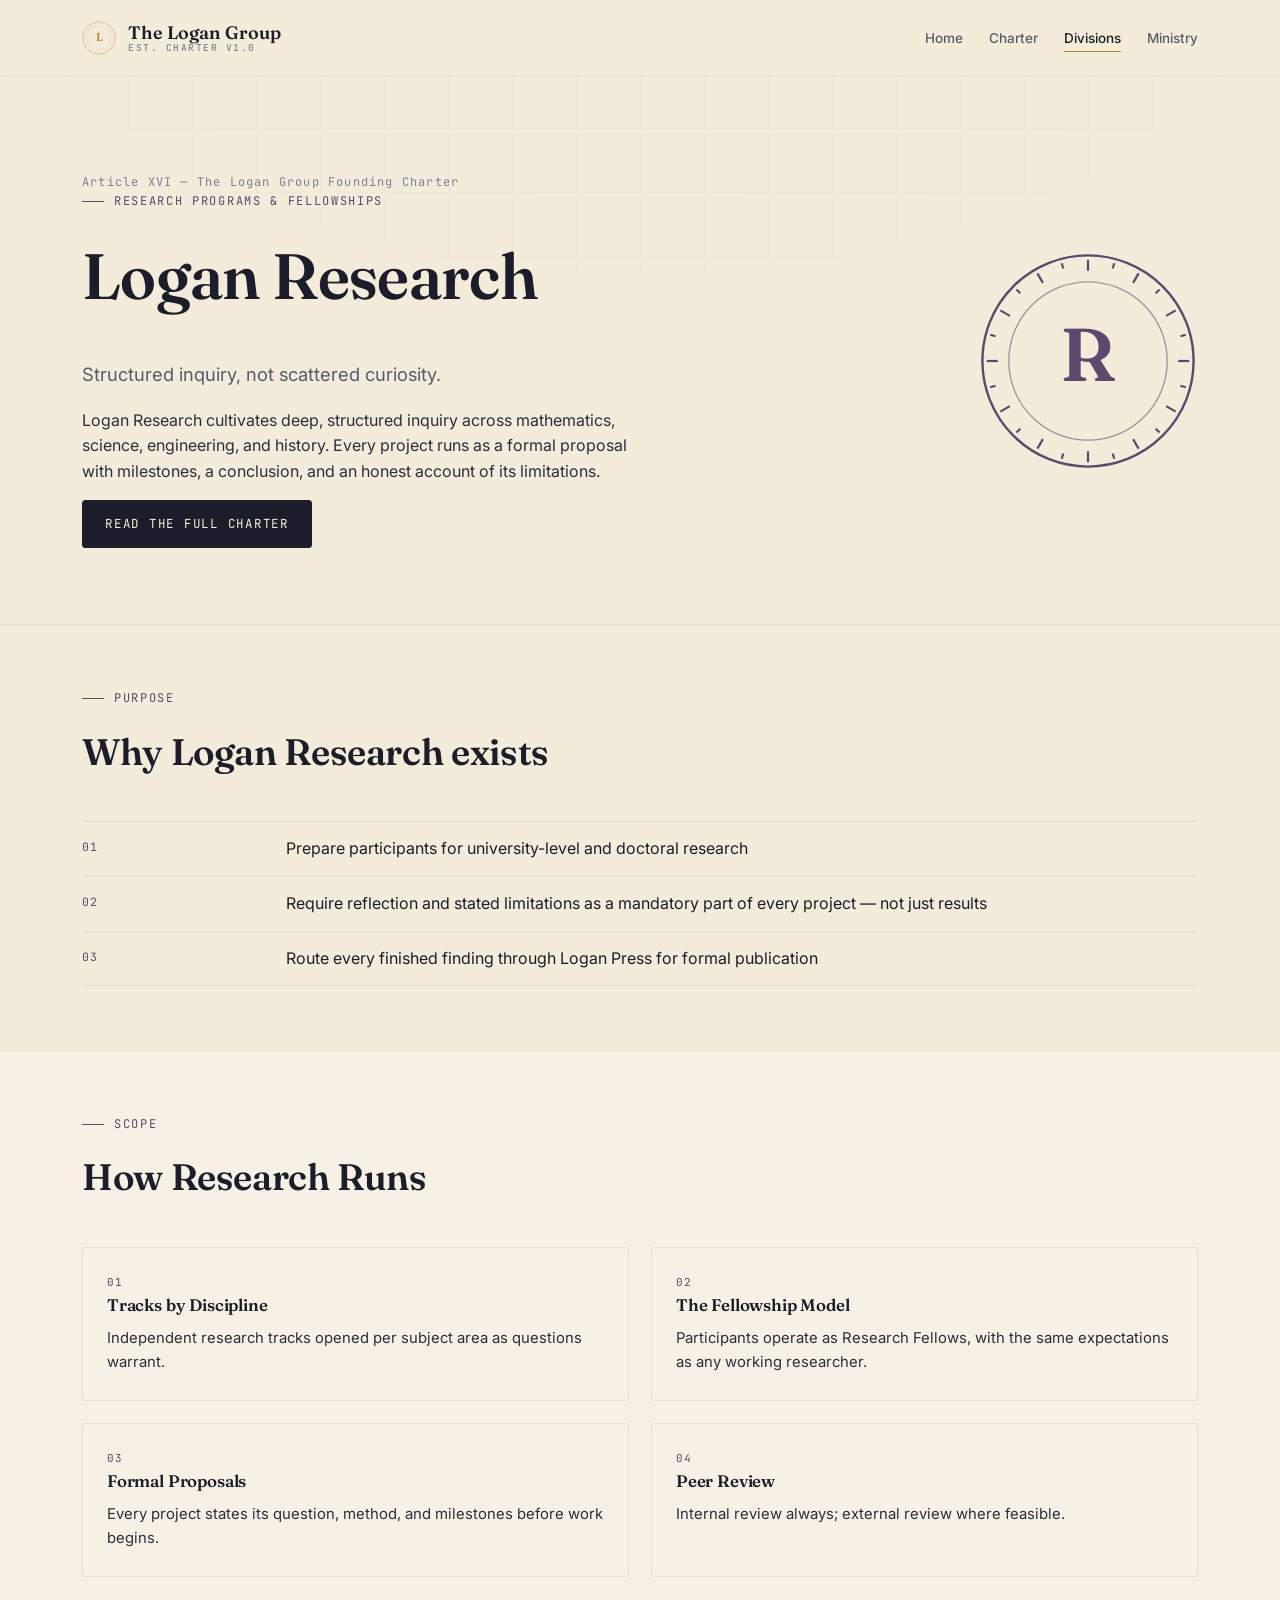
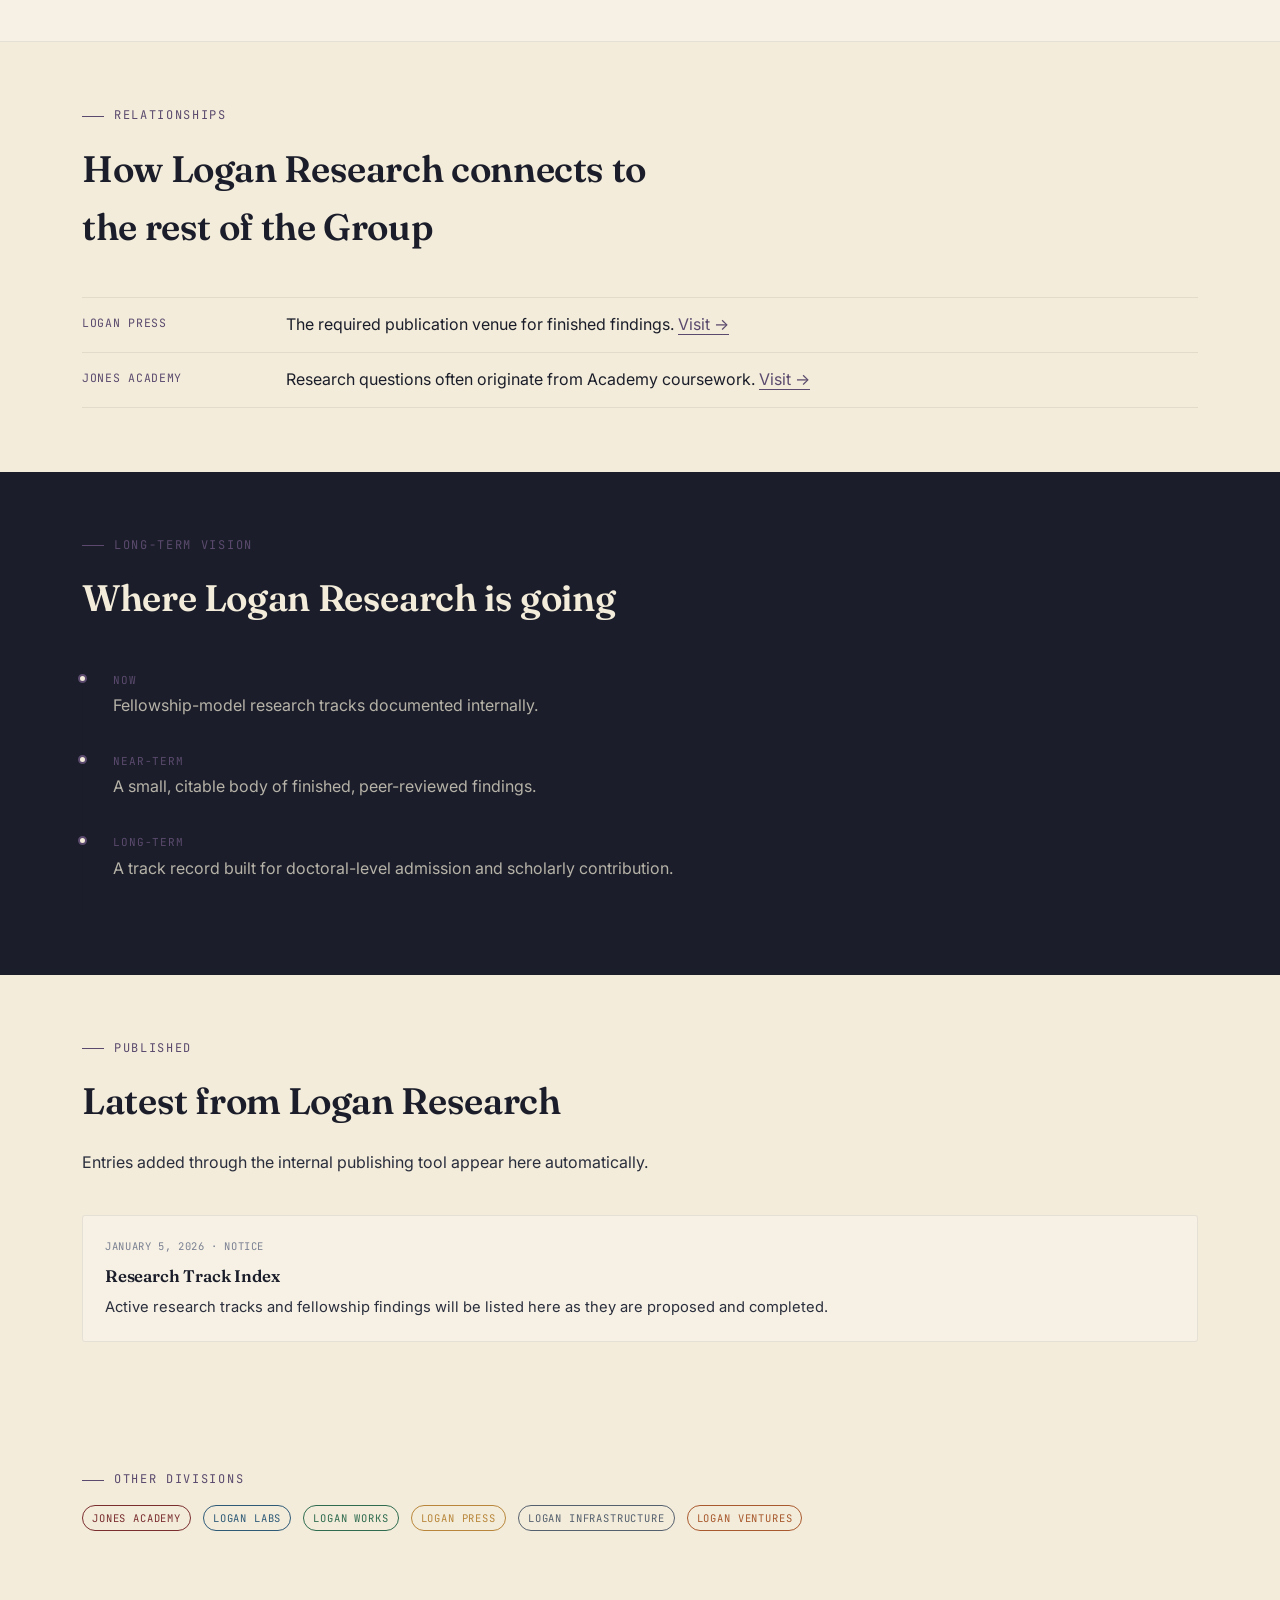
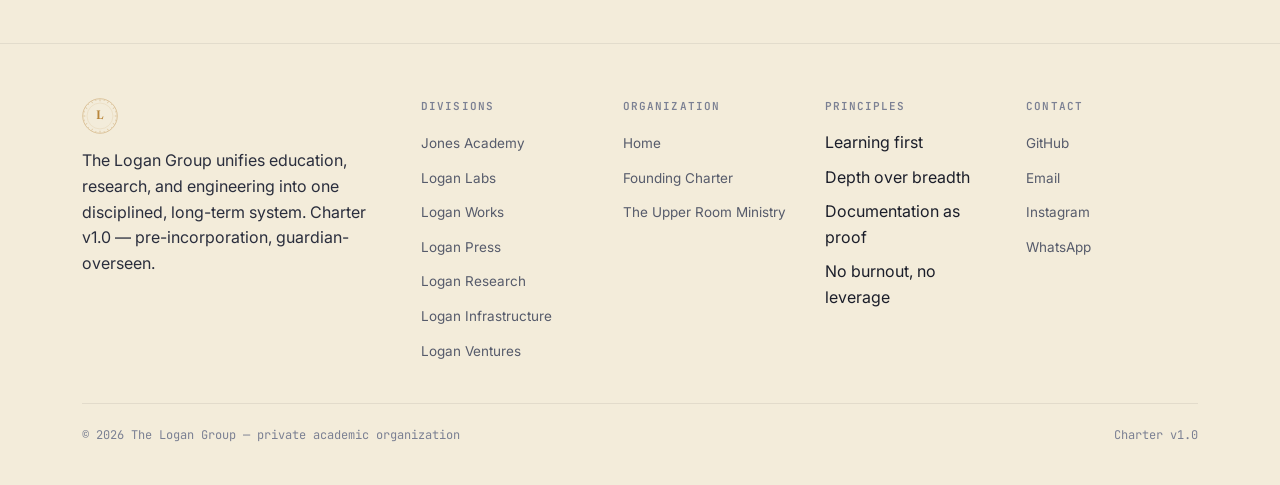
<file: logan-research.html>
<!DOCTYPE html>
<html lang="en">
<head>
<meta charset="UTF-8" />
<meta name="viewport" content="width=device-width, initial-scale=1.0" />
<title>Logan Research — The Logan Group</title>
<meta name="description" content="Logan Research cultivates deep, structured inquiry across mathematics, science, engineering, and history. Every project runs as a formal proposal with mile" />
<link rel="icon" href="favicon.ico" sizes="any" />
<link rel="icon" href="assets/img/favicon.svg" type="image/svg+xml" />
<link rel="apple-touch-icon" href="assets/img/apple-touch-icon.png" />
<link rel="stylesheet" href="assets/css/style.css" />
<meta property="og:title" content="Logan Research — The Logan Group" />
<meta property="og:description" content="Logan Research cultivates deep, structured inquiry across mathematics, science, engineering, and history. Every project runs as a formal proposal with mile" />
<meta property="og:type" content="website" />

</head>
<body style="--accent:var(--acc-research)">
  <header class="site-header">
    <div class="wrap">
      <a class="brand" href="./index.html">
        <div class="seal" data-letter="L" data-color="var(--brass)" data-ring="true" style="width:34px;height:34px"></div>
        <span class="brand-name">The Logan Group<small>Est. Charter v1.0</small></span>
      </a>
      <nav class="main-nav" aria-label="Primary">
        <ul>
          <li><a href="index.html">Home</a></li>
          <li><a href="charter.html">Charter</a></li>
          <li><a href="index.html#divisions" aria-current="page">Divisions</a></li>
          <li><a href="ministry.html">Ministry</a></li>
        </ul>
      </nav>
      <button class="nav-toggle" aria-label="Toggle menu" aria-expanded="false">
        <span></span><span></span><span></span>
      </button>
    </div>
  </header>
  <div class="mobile-nav" aria-label="Mobile">
    <ul>
      <li><a href="index.html">Home</a></li>
          <li><a href="charter.html">Charter</a></li>
          <li><a href="index.html#divisions">Divisions</a></li>
          <li><a href="ministry.html">Ministry</a></li>
    </ul>
  </div>

  <section class="hero">
    <div class="wrap grid cols-2" style="align-items:center;">
      <div class="reveal">
        <div class="article-no">Article XVI &mdash; The Logan Group Founding Charter</div>
        <div class="eyebrow">Research Programs & Fellowships</div>
        
        <h1>Logan Research</h1>
        <p class="lede">Structured inquiry, not scattered curiosity.</p>
        <p>Logan Research cultivates deep, structured inquiry across mathematics, science, engineering, and history. Every project runs as a formal proposal with milestones, a conclusion, and an honest account of its limitations.</p>
        <a class="btn primary" href="charter.html">Read the full Charter</a>
      </div>
      <div class="hero-seal-wrap reveal" style="--i:1">
        <div class="seal" data-letter="R" data-color="var(--acc-research)" data-ring="true" style="width:220px;height:220px"></div>
      </div>
    </div>
  </section>

  <hr class="rule" />

  <section>
    <div class="wrap">
      <div class="section-head reveal">
        <div class="eyebrow">Purpose</div>
        <h2>Why Logan Research exists</h2>
      </div>
      <ul class="kv-list reveal">
        <li><span class="k">01</span><span class="v">Prepare participants for university-level and doctoral research</span></li><li><span class="k">02</span><span class="v">Require reflection and stated limitations as a mandatory part of every project — not just results</span></li><li><span class="k">03</span><span class="v">Route every finished finding through Logan Press for formal publication</span></li>
      </ul>
    </div>
  </section>

  <section style="background:var(--cream-ink);border-top:1px solid var(--paper-line);border-bottom:1px solid var(--paper-line);">
    <div class="wrap">
      <div class="section-head reveal">
        <div class="eyebrow">Scope</div>
        <h2>How Research Runs</h2>
      </div>
      <div class="grid cols-2 reveal-stagger">
        <div class="card reveal" style="--i:0">
          <div class="num">01</div>
          <h3>Tracks by Discipline</h3>
          <p>Independent research tracks opened per subject area as questions warrant.</p>
        </div>
        <div class="card reveal" style="--i:1">
          <div class="num">02</div>
          <h3>The Fellowship Model</h3>
          <p>Participants operate as Research Fellows, with the same expectations as any working researcher.</p>
        </div>
        <div class="card reveal" style="--i:2">
          <div class="num">03</div>
          <h3>Formal Proposals</h3>
          <p>Every project states its question, method, and milestones before work begins.</p>
        </div>
        <div class="card reveal" style="--i:3">
          <div class="num">04</div>
          <h3>Peer Review</h3>
          <p>Internal review always; external review where feasible.</p>
        </div>
      </div>
    </div>
  </section>

  <section>
    <div class="wrap">
      <div class="section-head reveal">
        <div class="eyebrow">Relationships</div>
        <h2>How Logan Research connects to the rest of the Group</h2>
      </div>
      <ul class="kv-list reveal">
        <li><span class="k">Logan Press</span><span class="v">The required publication venue for finished findings. <a href="logan-press.html" style="color:var(--accent);text-decoration:none;border-bottom:1px solid currentColor;">Visit &rarr;</a></span></li>
          <li><span class="k">Jones Academy</span><span class="v">Research questions often originate from Academy coursework. <a href="jones-academy.html" style="color:var(--accent);text-decoration:none;border-bottom:1px solid currentColor;">Visit &rarr;</a></span></li>
      </ul>
    </div>
  </section>

  <section class="dark">
    <div class="wrap">
      <div class="section-head reveal">
        <div class="eyebrow" style="--accent:var(--acc-research)">Long-Term Vision</div>
        <h2>Where Logan Research is going</h2>
      </div>
      <ul class="timeline reveal" style="--accent:var(--acc-research)">
        <li><div class="phase">Now</div><p style="margin:0;">Fellowship-model research tracks documented internally.</p></li>
        <li><div class="phase">Near-term</div><p style="margin:0;">A small, citable body of finished, peer-reviewed findings.</p></li>
        <li><div class="phase">Long-term</div><p style="margin:0;">A track record built for doctoral-level admission and scholarly contribution.</p></li>
      </ul>
    </div>
  </section>

  <section>
    <div class="wrap">
      <div class="section-head reveal">
        <div class="eyebrow">Published</div>
        <h2>Latest from Logan Research</h2>
        <p>Entries added through the internal publishing tool appear here automatically.</p>
      </div>
      <div data-resource-feed="assets/data/research.json"></div>
    </div>
  </section>
  <section>
    <div class="wrap reveal">
      <div class="eyebrow">Other Divisions</div>
      <div><a class="tag" href="jones-academy.html" style="color:var(--acc-academy);text-decoration:none;margin:0 8px 8px 0;">Jones Academy</a>
        <a class="tag" href="logan-labs.html" style="color:var(--acc-labs);text-decoration:none;margin:0 8px 8px 0;">Logan Labs</a>
        <a class="tag" href="logan-works.html" style="color:var(--acc-works);text-decoration:none;margin:0 8px 8px 0;">Logan Works</a>
        <a class="tag" href="logan-press.html" style="color:var(--acc-press);text-decoration:none;margin:0 8px 8px 0;">Logan Press</a>
        <a class="tag" href="logan-infrastructure.html" style="color:var(--acc-infra);text-decoration:none;margin:0 8px 8px 0;">Logan Infrastructure</a>
        <a class="tag" href="logan-ventures.html" style="color:var(--acc-ventures);text-decoration:none;margin:0 8px 8px 0;">Logan Ventures</a></div>
    </div>
  </section>

  <footer class="site-footer">
    <div class="wrap">
      <div class="footer-grid footer-grid-5">
        <div>
          <div class="seal" data-letter="L" data-color="var(--brass)" data-ring="true" style="width:36px;height:36px"></div>
          <p style="margin-top:14px;max-width:34ch;">The Logan Group unifies education, research, and engineering into one disciplined, long-term system. Charter v1.0 &mdash; pre-incorporation, guardian-overseen.</p>
        </div>
        <div>
          <h4>Divisions</h4>
          <ul>
            <li><a href="jones-academy.html">Jones Academy</a></li>
          <li><a href="logan-labs.html">Logan Labs</a></li>
          <li><a href="logan-works.html">Logan Works</a></li>
          <li><a href="logan-press.html">Logan Press</a></li>
          <li><a href="logan-research.html">Logan Research</a></li>
          <li><a href="logan-infrastructure.html">Logan Infrastructure</a></li>
          <li><a href="logan-ventures.html">Logan Ventures</a></li>
          </ul>
        </div>
        <div>
          <h4>Organization</h4>
          <ul>
            <li><a href="./index.html">Home</a></li>
            <li><a href="./charter.html">Founding Charter</a></li>
            <li><a href="./ministry.html">The Upper Room Ministry</a></li>
          </ul>
        </div>
        <div>
          <h4>Principles</h4>
          <ul>
            <li>Learning first</li>
            <li>Depth over breadth</li>
            <li>Documentation as proof</li>
            <li>No burnout, no leverage</li>
          </ul>
        </div>
        <div>
          <h4>Contact</h4>
          <ul>
            <li><a href="https://github.com/joneslogan1106" target="_blank" rel="noopener">GitHub</a></li>
            <li><a href="mailto:loganjones110613@gmail.com">Email</a></li>
            <li><a href="https://www.instagram.com/loeasy68" target="_blank" rel="noopener">Instagram</a></li>
            <li><a href="https://wa.me/12404995414" target="_blank" rel="noopener">WhatsApp</a></li>
          </ul>
        </div>
      </div>
      <hr class="rule" />
      <div class="footer-bottom" style="margin-top:22px;">
        <span>&copy; <span id="year"></span> The Logan Group &mdash; private academic organization</span>
        <span>Charter v1.0</span>
      </div>
    </div>
  </footer>
<script>document.getElementById('year').textContent = new Date().getFullYear();</script>
<script src="assets/js/main.js"></script>
</body>
</html>
</file>
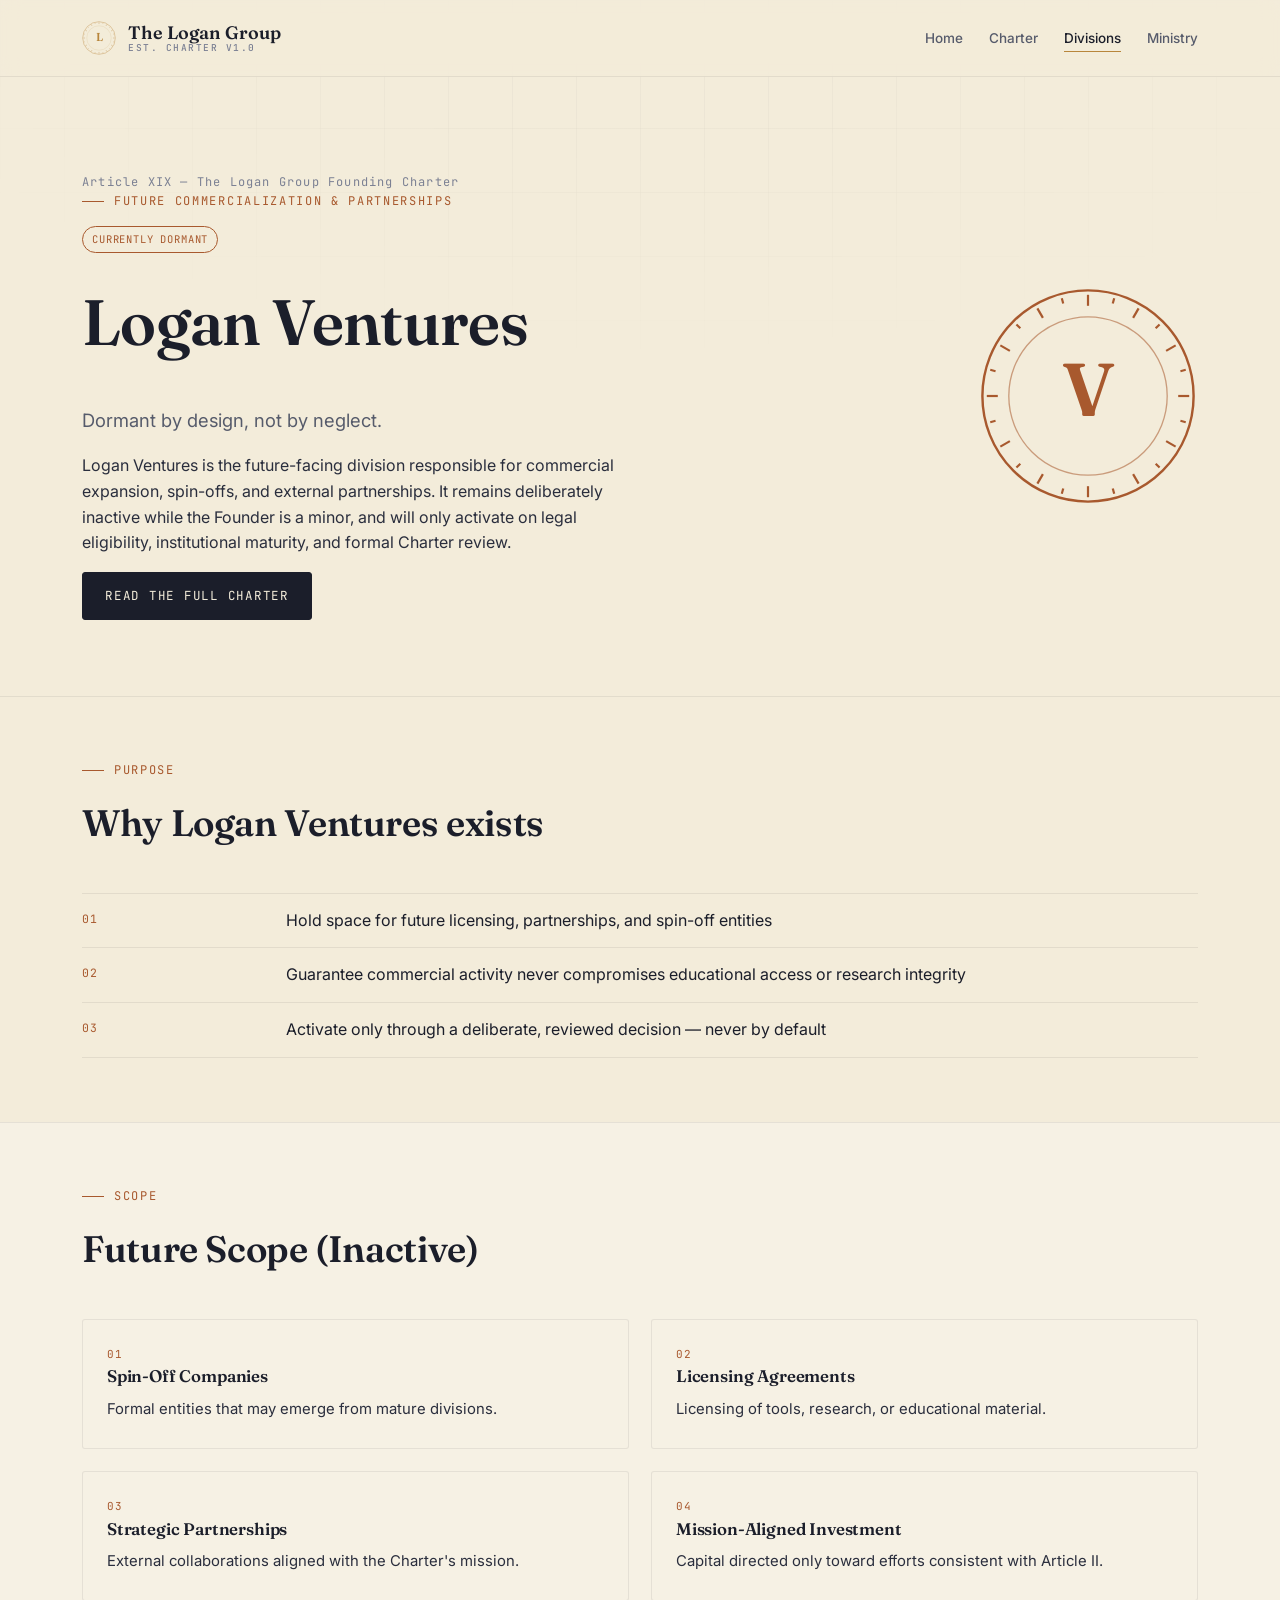
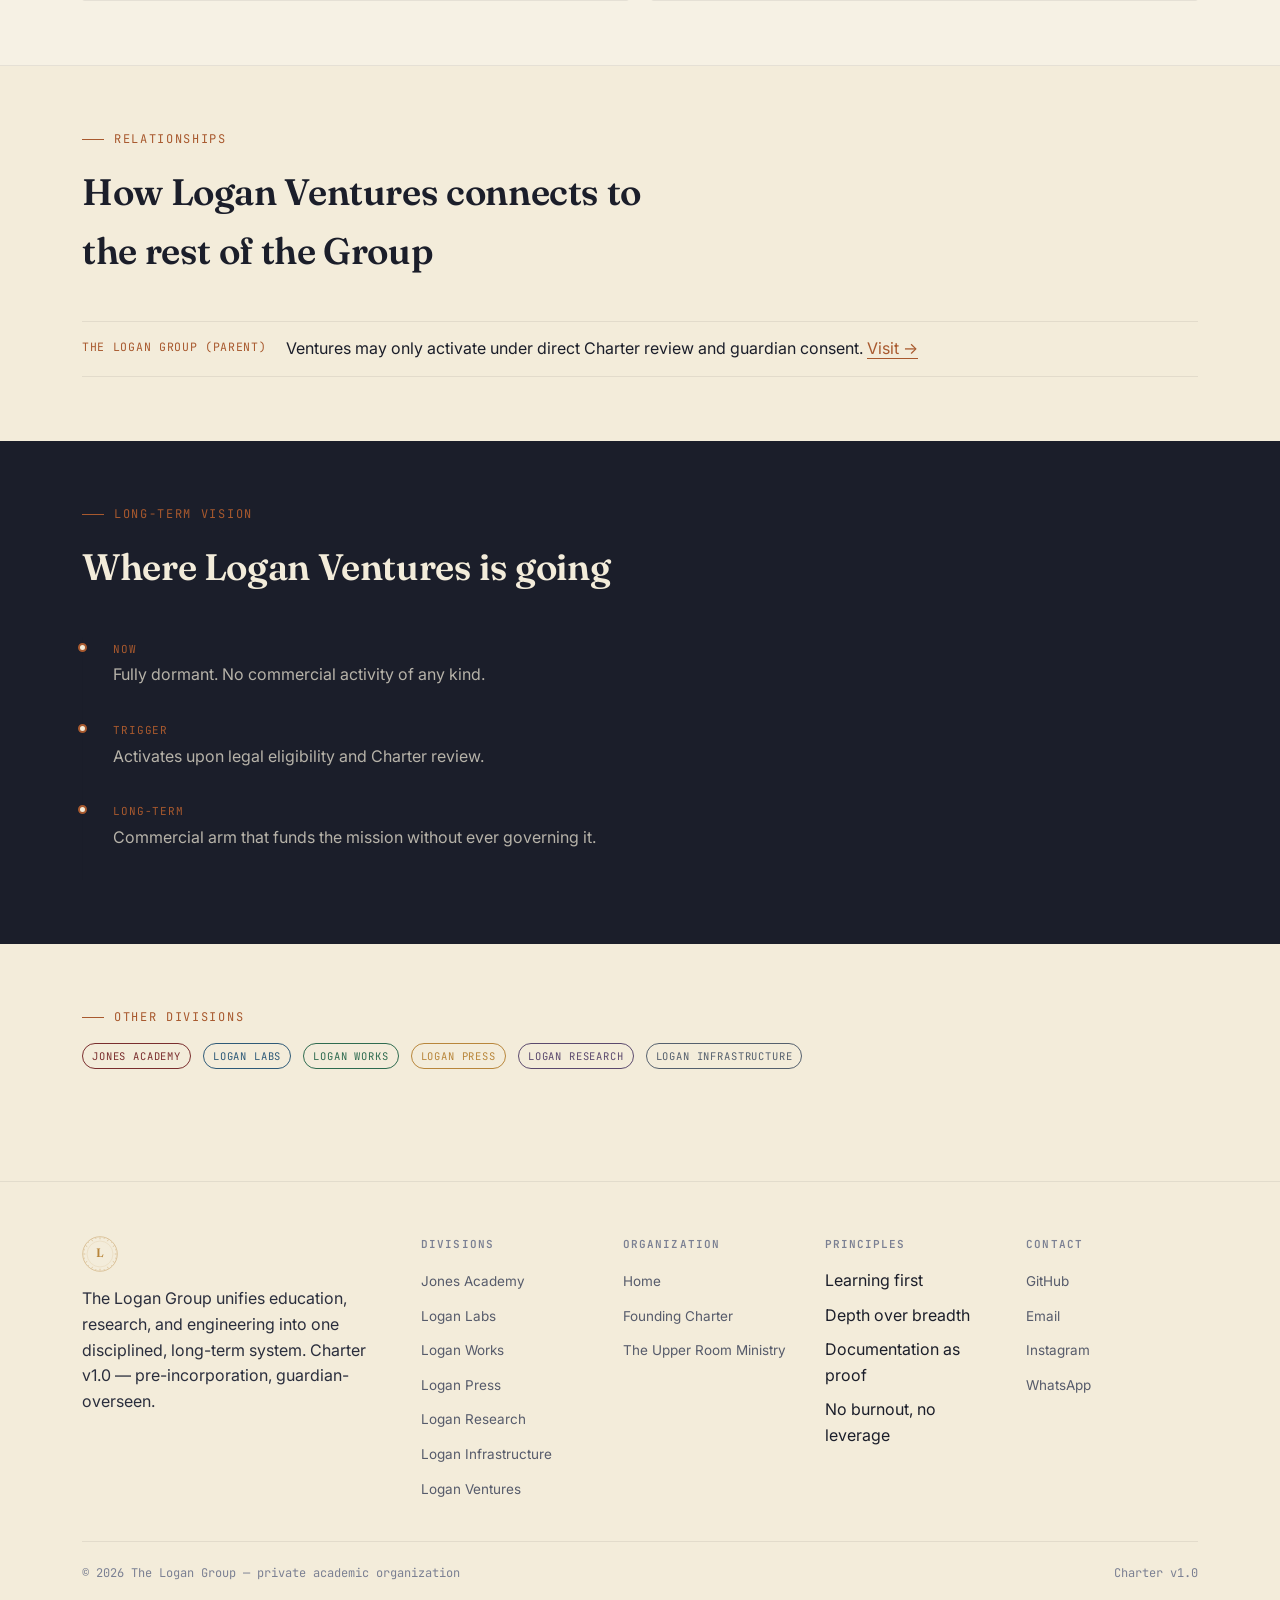
<file: logan-ventures.html>
<!DOCTYPE html>
<html lang="en">
<head>
<meta charset="UTF-8" />
<meta name="viewport" content="width=device-width, initial-scale=1.0" />
<title>Logan Ventures — The Logan Group</title>
<meta name="description" content="Logan Ventures is the future-facing division responsible for commercial expansion, spin-offs, and external partnerships. It remains deliberately inactive w" />
<link rel="icon" href="favicon.ico" sizes="any" />
<link rel="icon" href="assets/img/favicon.svg" type="image/svg+xml" />
<link rel="apple-touch-icon" href="assets/img/apple-touch-icon.png" />
<link rel="stylesheet" href="assets/css/style.css" />
<meta property="og:title" content="Logan Ventures — The Logan Group" />
<meta property="og:description" content="Logan Ventures is the future-facing division responsible for commercial expansion, spin-offs, and external partnerships. It remains deliberately inactive w" />
<meta property="og:type" content="website" />

</head>
<body style="--accent:var(--acc-ventures)">
  <header class="site-header">
    <div class="wrap">
      <a class="brand" href="./index.html">
        <div class="seal" data-letter="L" data-color="var(--brass)" data-ring="true" style="width:34px;height:34px"></div>
        <span class="brand-name">The Logan Group<small>Est. Charter v1.0</small></span>
      </a>
      <nav class="main-nav" aria-label="Primary">
        <ul>
          <li><a href="index.html">Home</a></li>
          <li><a href="charter.html">Charter</a></li>
          <li><a href="index.html#divisions" aria-current="page">Divisions</a></li>
          <li><a href="ministry.html">Ministry</a></li>
        </ul>
      </nav>
      <button class="nav-toggle" aria-label="Toggle menu" aria-expanded="false">
        <span></span><span></span><span></span>
      </button>
    </div>
  </header>
  <div class="mobile-nav" aria-label="Mobile">
    <ul>
      <li><a href="index.html">Home</a></li>
          <li><a href="charter.html">Charter</a></li>
          <li><a href="index.html#divisions">Divisions</a></li>
          <li><a href="ministry.html">Ministry</a></li>
    </ul>
  </div>

  <section class="hero">
    <div class="wrap grid cols-2" style="align-items:center;">
      <div class="reveal">
        <div class="article-no">Article XIX &mdash; The Logan Group Founding Charter</div>
        <div class="eyebrow">Future Commercialization & Partnerships</div>
        <div class="tag" style="margin-bottom:18px;">Currently dormant</div>
        <h1>Logan Ventures</h1>
        <p class="lede">Dormant by design, not by neglect.</p>
        <p>Logan Ventures is the future-facing division responsible for commercial expansion, spin-offs, and external partnerships. It remains deliberately inactive while the Founder is a minor, and will only activate on legal eligibility, institutional maturity, and formal Charter review.</p>
        <a class="btn primary" href="charter.html">Read the full Charter</a>
      </div>
      <div class="hero-seal-wrap reveal" style="--i:1">
        <div class="seal" data-letter="V" data-color="var(--acc-ventures)" data-ring="true" style="width:220px;height:220px"></div>
      </div>
    </div>
  </section>

  <hr class="rule" />

  <section>
    <div class="wrap">
      <div class="section-head reveal">
        <div class="eyebrow">Purpose</div>
        <h2>Why Logan Ventures exists</h2>
      </div>
      <ul class="kv-list reveal">
        <li><span class="k">01</span><span class="v">Hold space for future licensing, partnerships, and spin-off entities</span></li><li><span class="k">02</span><span class="v">Guarantee commercial activity never compromises educational access or research integrity</span></li><li><span class="k">03</span><span class="v">Activate only through a deliberate, reviewed decision — never by default</span></li>
      </ul>
    </div>
  </section>

  <section style="background:var(--cream-ink);border-top:1px solid var(--paper-line);border-bottom:1px solid var(--paper-line);">
    <div class="wrap">
      <div class="section-head reveal">
        <div class="eyebrow">Scope</div>
        <h2>Future Scope (Inactive)</h2>
      </div>
      <div class="grid cols-2 reveal-stagger">
        <div class="card reveal" style="--i:0">
          <div class="num">01</div>
          <h3>Spin-Off Companies</h3>
          <p>Formal entities that may emerge from mature divisions.</p>
        </div>
        <div class="card reveal" style="--i:1">
          <div class="num">02</div>
          <h3>Licensing Agreements</h3>
          <p>Licensing of tools, research, or educational material.</p>
        </div>
        <div class="card reveal" style="--i:2">
          <div class="num">03</div>
          <h3>Strategic Partnerships</h3>
          <p>External collaborations aligned with the Charter's mission.</p>
        </div>
        <div class="card reveal" style="--i:3">
          <div class="num">04</div>
          <h3>Mission-Aligned Investment</h3>
          <p>Capital directed only toward efforts consistent with Article II.</p>
        </div>
      </div>
    </div>
  </section>

  <section>
    <div class="wrap">
      <div class="section-head reveal">
        <div class="eyebrow">Relationships</div>
        <h2>How Logan Ventures connects to the rest of the Group</h2>
      </div>
      <ul class="kv-list reveal">
        <li><span class="k">The Logan Group (Parent)</span><span class="v">Ventures may only activate under direct Charter review and guardian consent. <a href="charter.html" style="color:var(--accent);text-decoration:none;border-bottom:1px solid currentColor;">Visit &rarr;</a></span></li>
      </ul>
    </div>
  </section>

  <section class="dark">
    <div class="wrap">
      <div class="section-head reveal">
        <div class="eyebrow" style="--accent:var(--acc-ventures)">Long-Term Vision</div>
        <h2>Where Logan Ventures is going</h2>
      </div>
      <ul class="timeline reveal" style="--accent:var(--acc-ventures)">
        <li><div class="phase">Now</div><p style="margin:0;">Fully dormant. No commercial activity of any kind.</p></li>
        <li><div class="phase">Trigger</div><p style="margin:0;">Activates upon legal eligibility and Charter review.</p></li>
        <li><div class="phase">Long-term</div><p style="margin:0;">Commercial arm that funds the mission without ever governing it.</p></li>
      </ul>
    </div>
  </section>

  <section>
    <div class="wrap reveal">
      <div class="eyebrow">Other Divisions</div>
      <div><a class="tag" href="jones-academy.html" style="color:var(--acc-academy);text-decoration:none;margin:0 8px 8px 0;">Jones Academy</a>
        <a class="tag" href="logan-labs.html" style="color:var(--acc-labs);text-decoration:none;margin:0 8px 8px 0;">Logan Labs</a>
        <a class="tag" href="logan-works.html" style="color:var(--acc-works);text-decoration:none;margin:0 8px 8px 0;">Logan Works</a>
        <a class="tag" href="logan-press.html" style="color:var(--acc-press);text-decoration:none;margin:0 8px 8px 0;">Logan Press</a>
        <a class="tag" href="logan-research.html" style="color:var(--acc-research);text-decoration:none;margin:0 8px 8px 0;">Logan Research</a>
        <a class="tag" href="logan-infrastructure.html" style="color:var(--acc-infra);text-decoration:none;margin:0 8px 8px 0;">Logan Infrastructure</a></div>
    </div>
  </section>

  <footer class="site-footer">
    <div class="wrap">
      <div class="footer-grid footer-grid-5">
        <div>
          <div class="seal" data-letter="L" data-color="var(--brass)" data-ring="true" style="width:36px;height:36px"></div>
          <p style="margin-top:14px;max-width:34ch;">The Logan Group unifies education, research, and engineering into one disciplined, long-term system. Charter v1.0 &mdash; pre-incorporation, guardian-overseen.</p>
        </div>
        <div>
          <h4>Divisions</h4>
          <ul>
            <li><a href="jones-academy.html">Jones Academy</a></li>
          <li><a href="logan-labs.html">Logan Labs</a></li>
          <li><a href="logan-works.html">Logan Works</a></li>
          <li><a href="logan-press.html">Logan Press</a></li>
          <li><a href="logan-research.html">Logan Research</a></li>
          <li><a href="logan-infrastructure.html">Logan Infrastructure</a></li>
          <li><a href="logan-ventures.html">Logan Ventures</a></li>
          </ul>
        </div>
        <div>
          <h4>Organization</h4>
          <ul>
            <li><a href="./index.html">Home</a></li>
            <li><a href="./charter.html">Founding Charter</a></li>
            <li><a href="./ministry.html">The Upper Room Ministry</a></li>
          </ul>
        </div>
        <div>
          <h4>Principles</h4>
          <ul>
            <li>Learning first</li>
            <li>Depth over breadth</li>
            <li>Documentation as proof</li>
            <li>No burnout, no leverage</li>
          </ul>
        </div>
        <div>
          <h4>Contact</h4>
          <ul>
            <li><a href="https://github.com/joneslogan1106" target="_blank" rel="noopener">GitHub</a></li>
            <li><a href="mailto:loganjones110613@gmail.com">Email</a></li>
            <li><a href="https://www.instagram.com/loeasy68" target="_blank" rel="noopener">Instagram</a></li>
            <li><a href="https://wa.me/12404995414" target="_blank" rel="noopener">WhatsApp</a></li>
          </ul>
        </div>
      </div>
      <hr class="rule" />
      <div class="footer-bottom" style="margin-top:22px;">
        <span>&copy; <span id="year"></span> The Logan Group &mdash; private academic organization</span>
        <span>Charter v1.0</span>
      </div>
    </div>
  </footer>
<script>document.getElementById('year').textContent = new Date().getFullYear();</script>
<script src="assets/js/main.js"></script>
</body>
</html>
</file>
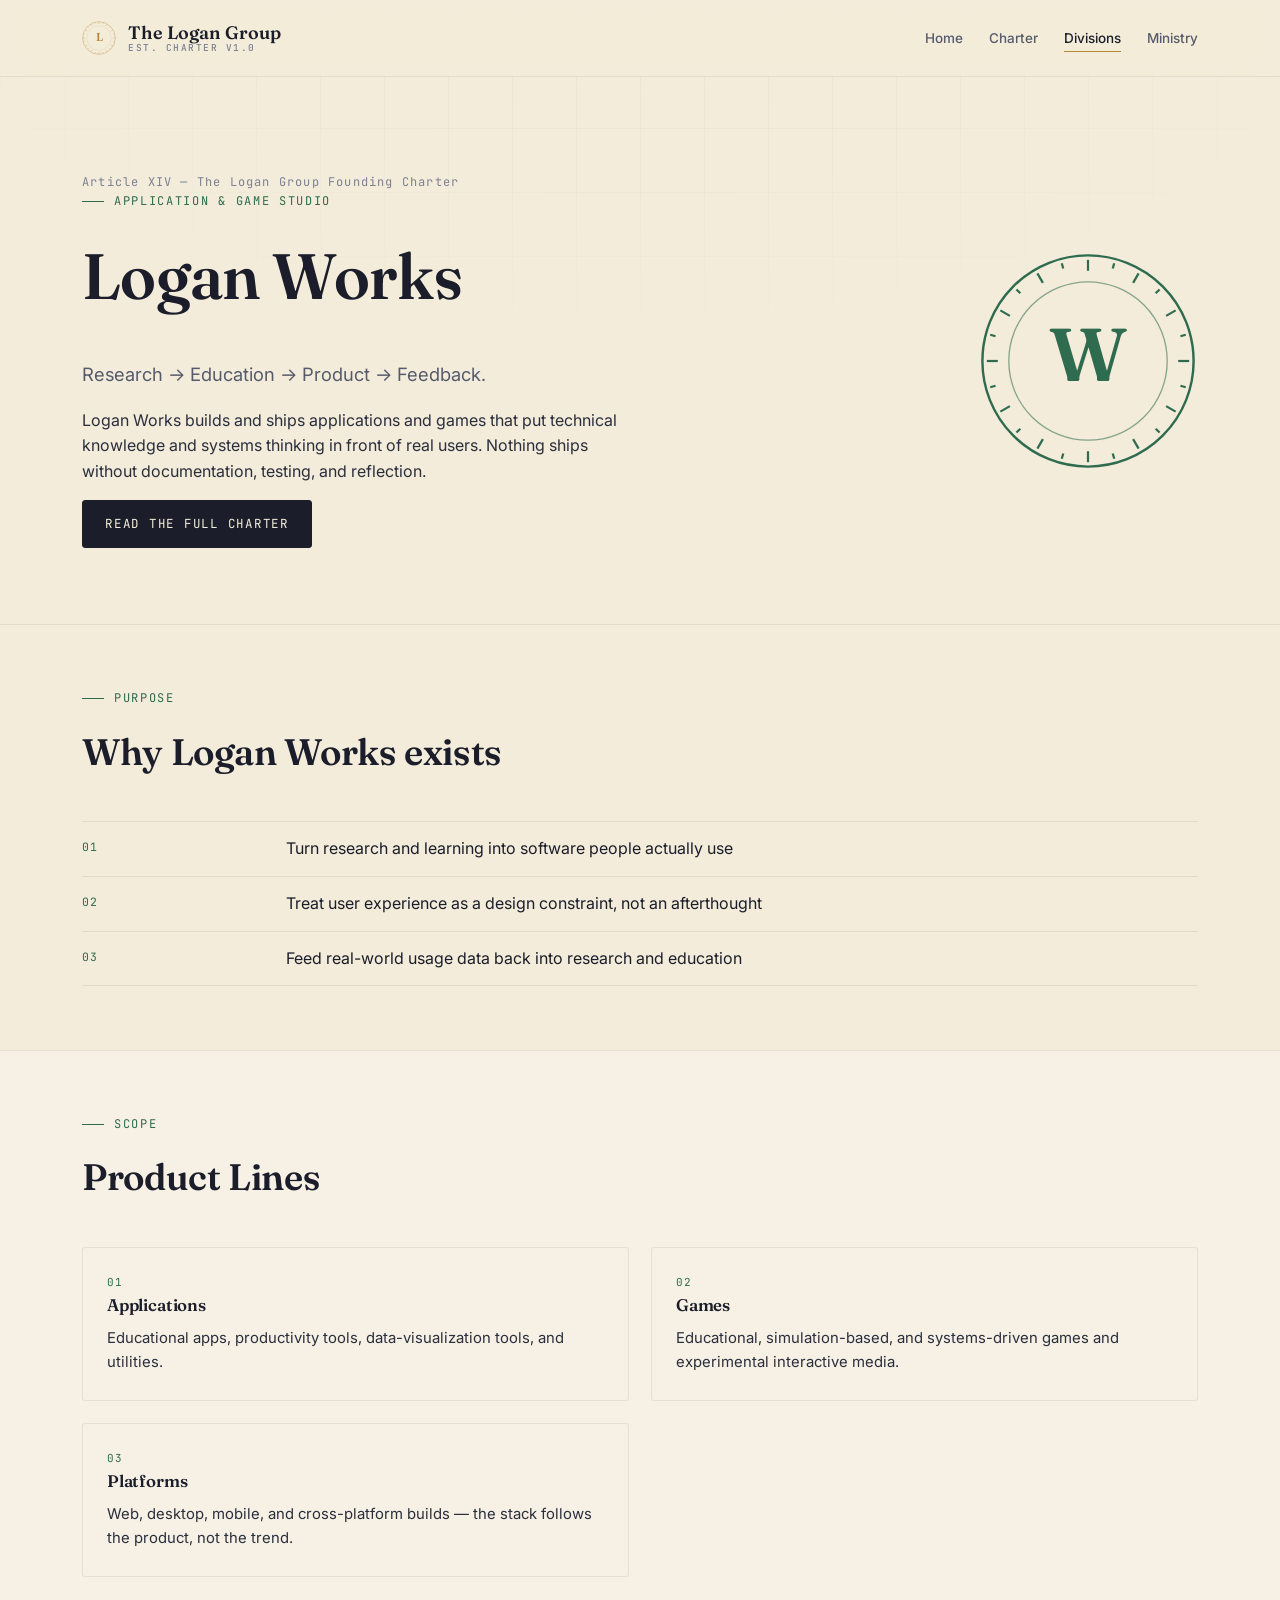
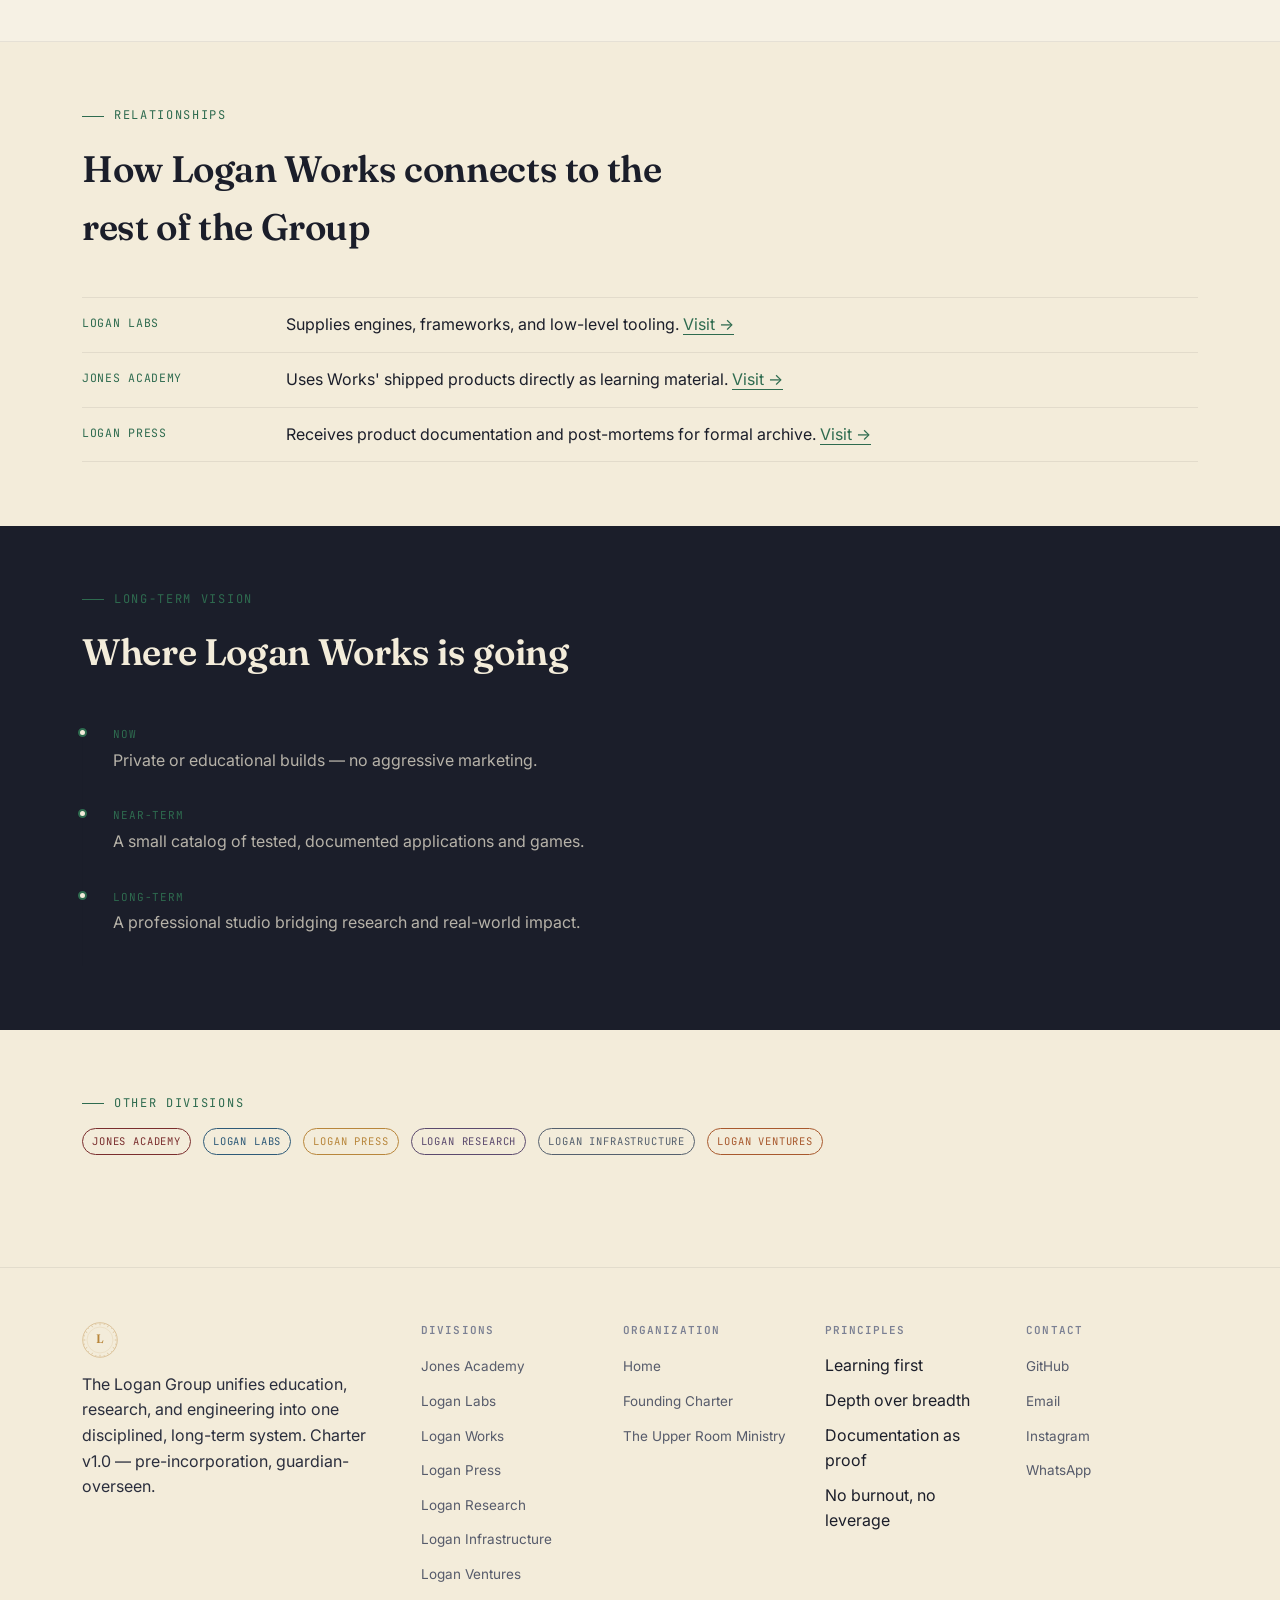
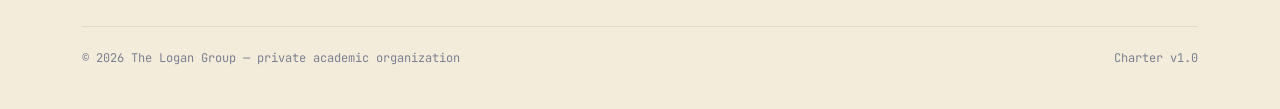
<file: logan-works.html>
<!DOCTYPE html>
<html lang="en">
<head>
<meta charset="UTF-8" />
<meta name="viewport" content="width=device-width, initial-scale=1.0" />
<title>Logan Works — The Logan Group</title>
<meta name="description" content="Logan Works builds and ships applications and games that put technical knowledge and systems thinking in front of real users. Nothing ships without documen" />
<link rel="icon" href="favicon.ico" sizes="any" />
<link rel="icon" href="assets/img/favicon.svg" type="image/svg+xml" />
<link rel="apple-touch-icon" href="assets/img/apple-touch-icon.png" />
<link rel="stylesheet" href="assets/css/style.css" />
<meta property="og:title" content="Logan Works — The Logan Group" />
<meta property="og:description" content="Logan Works builds and ships applications and games that put technical knowledge and systems thinking in front of real users. Nothing ships without documen" />
<meta property="og:type" content="website" />

</head>
<body style="--accent:var(--acc-works)">
  <header class="site-header">
    <div class="wrap">
      <a class="brand" href="./index.html">
        <div class="seal" data-letter="L" data-color="var(--brass)" data-ring="true" style="width:34px;height:34px"></div>
        <span class="brand-name">The Logan Group<small>Est. Charter v1.0</small></span>
      </a>
      <nav class="main-nav" aria-label="Primary">
        <ul>
          <li><a href="index.html">Home</a></li>
          <li><a href="charter.html">Charter</a></li>
          <li><a href="index.html#divisions" aria-current="page">Divisions</a></li>
          <li><a href="ministry.html">Ministry</a></li>
        </ul>
      </nav>
      <button class="nav-toggle" aria-label="Toggle menu" aria-expanded="false">
        <span></span><span></span><span></span>
      </button>
    </div>
  </header>
  <div class="mobile-nav" aria-label="Mobile">
    <ul>
      <li><a href="index.html">Home</a></li>
          <li><a href="charter.html">Charter</a></li>
          <li><a href="index.html#divisions">Divisions</a></li>
          <li><a href="ministry.html">Ministry</a></li>
    </ul>
  </div>

  <section class="hero">
    <div class="wrap grid cols-2" style="align-items:center;">
      <div class="reveal">
        <div class="article-no">Article XIV &mdash; The Logan Group Founding Charter</div>
        <div class="eyebrow">Application & Game Studio</div>
        
        <h1>Logan Works</h1>
        <p class="lede">Research → Education → Product → Feedback.</p>
        <p>Logan Works builds and ships applications and games that put technical knowledge and systems thinking in front of real users. Nothing ships without documentation, testing, and reflection.</p>
        <a class="btn primary" href="charter.html">Read the full Charter</a>
      </div>
      <div class="hero-seal-wrap reveal" style="--i:1">
        <div class="seal" data-letter="W" data-color="var(--acc-works)" data-ring="true" style="width:220px;height:220px"></div>
      </div>
    </div>
  </section>

  <hr class="rule" />

  <section>
    <div class="wrap">
      <div class="section-head reveal">
        <div class="eyebrow">Purpose</div>
        <h2>Why Logan Works exists</h2>
      </div>
      <ul class="kv-list reveal">
        <li><span class="k">01</span><span class="v">Turn research and learning into software people actually use</span></li><li><span class="k">02</span><span class="v">Treat user experience as a design constraint, not an afterthought</span></li><li><span class="k">03</span><span class="v">Feed real-world usage data back into research and education</span></li>
      </ul>
    </div>
  </section>

  <section style="background:var(--cream-ink);border-top:1px solid var(--paper-line);border-bottom:1px solid var(--paper-line);">
    <div class="wrap">
      <div class="section-head reveal">
        <div class="eyebrow">Scope</div>
        <h2>Product Lines</h2>
      </div>
      <div class="grid cols-2 reveal-stagger">
        <div class="card reveal" style="--i:0">
          <div class="num">01</div>
          <h3>Applications</h3>
          <p>Educational apps, productivity tools, data-visualization tools, and utilities.</p>
        </div>
        <div class="card reveal" style="--i:1">
          <div class="num">02</div>
          <h3>Games</h3>
          <p>Educational, simulation-based, and systems-driven games and experimental interactive media.</p>
        </div>
        <div class="card reveal" style="--i:2">
          <div class="num">03</div>
          <h3>Platforms</h3>
          <p>Web, desktop, mobile, and cross-platform builds — the stack follows the product, not the trend.</p>
        </div>
      </div>
    </div>
  </section>

  <section>
    <div class="wrap">
      <div class="section-head reveal">
        <div class="eyebrow">Relationships</div>
        <h2>How Logan Works connects to the rest of the Group</h2>
      </div>
      <ul class="kv-list reveal">
        <li><span class="k">Logan Labs</span><span class="v">Supplies engines, frameworks, and low-level tooling. <a href="logan-labs.html" style="color:var(--accent);text-decoration:none;border-bottom:1px solid currentColor;">Visit &rarr;</a></span></li>
          <li><span class="k">Jones Academy</span><span class="v">Uses Works' shipped products directly as learning material. <a href="jones-academy.html" style="color:var(--accent);text-decoration:none;border-bottom:1px solid currentColor;">Visit &rarr;</a></span></li>
          <li><span class="k">Logan Press</span><span class="v">Receives product documentation and post-mortems for formal archive. <a href="logan-press.html" style="color:var(--accent);text-decoration:none;border-bottom:1px solid currentColor;">Visit &rarr;</a></span></li>
      </ul>
    </div>
  </section>

  <section class="dark">
    <div class="wrap">
      <div class="section-head reveal">
        <div class="eyebrow" style="--accent:var(--acc-works)">Long-Term Vision</div>
        <h2>Where Logan Works is going</h2>
      </div>
      <ul class="timeline reveal" style="--accent:var(--acc-works)">
        <li><div class="phase">Now</div><p style="margin:0;">Private or educational builds — no aggressive marketing.</p></li>
        <li><div class="phase">Near-term</div><p style="margin:0;">A small catalog of tested, documented applications and games.</p></li>
        <li><div class="phase">Long-term</div><p style="margin:0;">A professional studio bridging research and real-world impact.</p></li>
      </ul>
    </div>
  </section>

  <section>
    <div class="wrap reveal">
      <div class="eyebrow">Other Divisions</div>
      <div><a class="tag" href="jones-academy.html" style="color:var(--acc-academy);text-decoration:none;margin:0 8px 8px 0;">Jones Academy</a>
        <a class="tag" href="logan-labs.html" style="color:var(--acc-labs);text-decoration:none;margin:0 8px 8px 0;">Logan Labs</a>
        <a class="tag" href="logan-press.html" style="color:var(--acc-press);text-decoration:none;margin:0 8px 8px 0;">Logan Press</a>
        <a class="tag" href="logan-research.html" style="color:var(--acc-research);text-decoration:none;margin:0 8px 8px 0;">Logan Research</a>
        <a class="tag" href="logan-infrastructure.html" style="color:var(--acc-infra);text-decoration:none;margin:0 8px 8px 0;">Logan Infrastructure</a>
        <a class="tag" href="logan-ventures.html" style="color:var(--acc-ventures);text-decoration:none;margin:0 8px 8px 0;">Logan Ventures</a></div>
    </div>
  </section>

  <footer class="site-footer">
    <div class="wrap">
      <div class="footer-grid footer-grid-5">
        <div>
          <div class="seal" data-letter="L" data-color="var(--brass)" data-ring="true" style="width:36px;height:36px"></div>
          <p style="margin-top:14px;max-width:34ch;">The Logan Group unifies education, research, and engineering into one disciplined, long-term system. Charter v1.0 &mdash; pre-incorporation, guardian-overseen.</p>
        </div>
        <div>
          <h4>Divisions</h4>
          <ul>
            <li><a href="jones-academy.html">Jones Academy</a></li>
          <li><a href="logan-labs.html">Logan Labs</a></li>
          <li><a href="logan-works.html">Logan Works</a></li>
          <li><a href="logan-press.html">Logan Press</a></li>
          <li><a href="logan-research.html">Logan Research</a></li>
          <li><a href="logan-infrastructure.html">Logan Infrastructure</a></li>
          <li><a href="logan-ventures.html">Logan Ventures</a></li>
          </ul>
        </div>
        <div>
          <h4>Organization</h4>
          <ul>
            <li><a href="./index.html">Home</a></li>
            <li><a href="./charter.html">Founding Charter</a></li>
            <li><a href="./ministry.html">The Upper Room Ministry</a></li>
          </ul>
        </div>
        <div>
          <h4>Principles</h4>
          <ul>
            <li>Learning first</li>
            <li>Depth over breadth</li>
            <li>Documentation as proof</li>
            <li>No burnout, no leverage</li>
          </ul>
        </div>
        <div>
          <h4>Contact</h4>
          <ul>
            <li><a href="https://github.com/joneslogan1106" target="_blank" rel="noopener">GitHub</a></li>
            <li><a href="mailto:loganjones110613@gmail.com">Email</a></li>
            <li><a href="https://www.instagram.com/loeasy68" target="_blank" rel="noopener">Instagram</a></li>
            <li><a href="https://wa.me/12404995414" target="_blank" rel="noopener">WhatsApp</a></li>
          </ul>
        </div>
      </div>
      <hr class="rule" />
      <div class="footer-bottom" style="margin-top:22px;">
        <span>&copy; <span id="year"></span> The Logan Group &mdash; private academic organization</span>
        <span>Charter v1.0</span>
      </div>
    </div>
  </footer>
<script>document.getElementById('year').textContent = new Date().getFullYear();</script>
<script src="assets/js/main.js"></script>
</body>
</html>
</file>
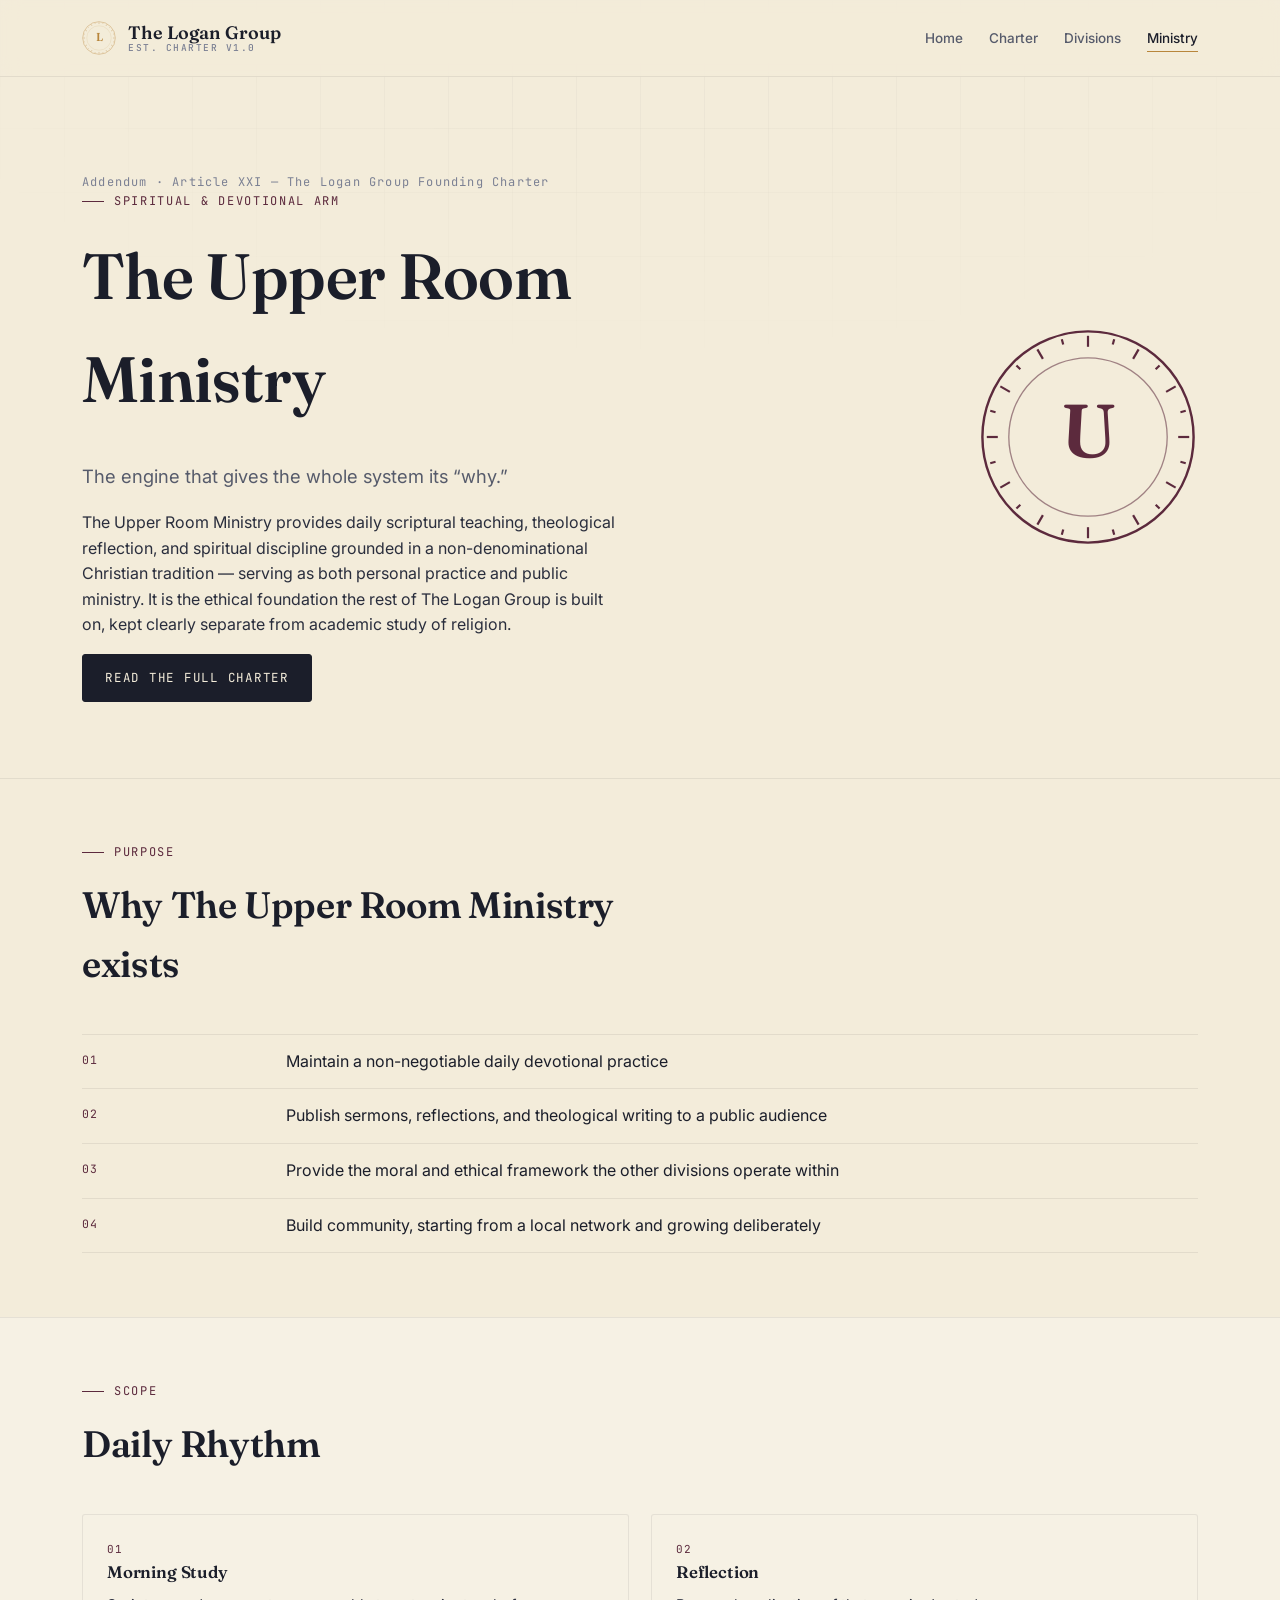
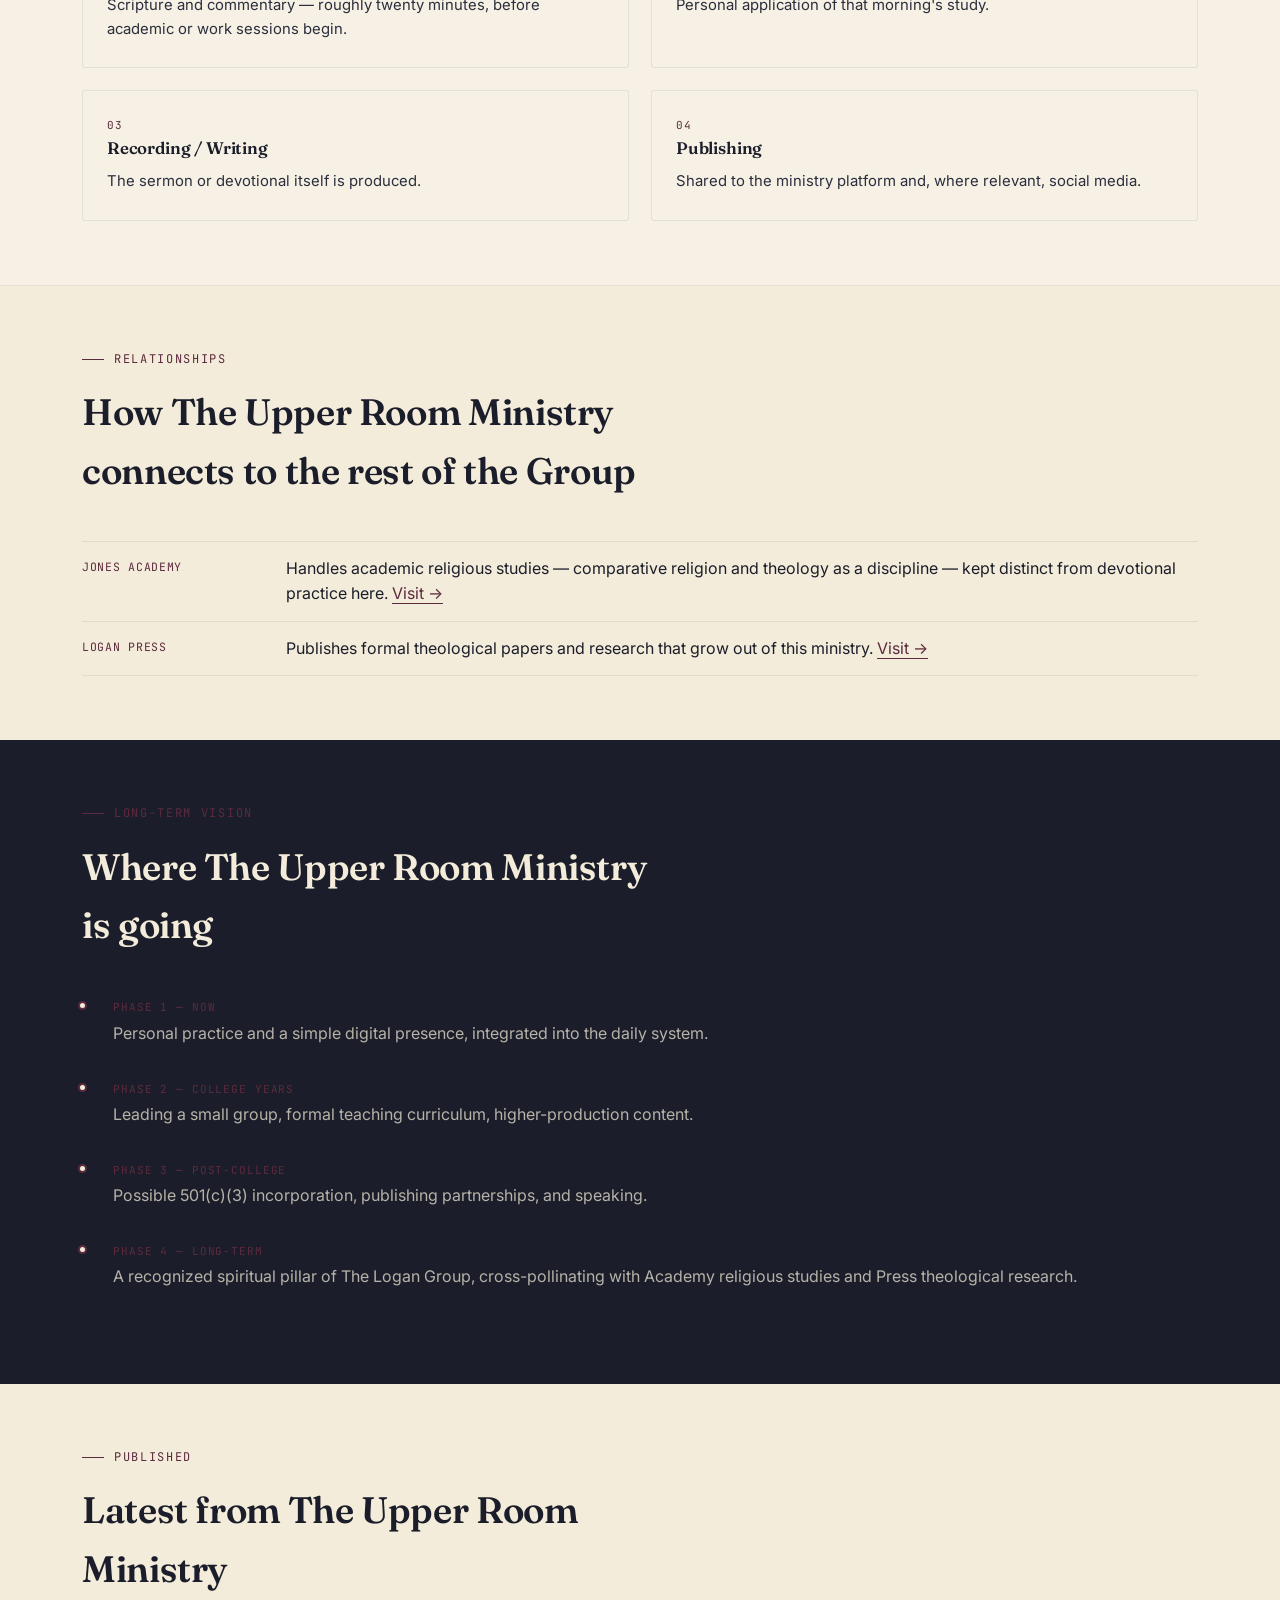
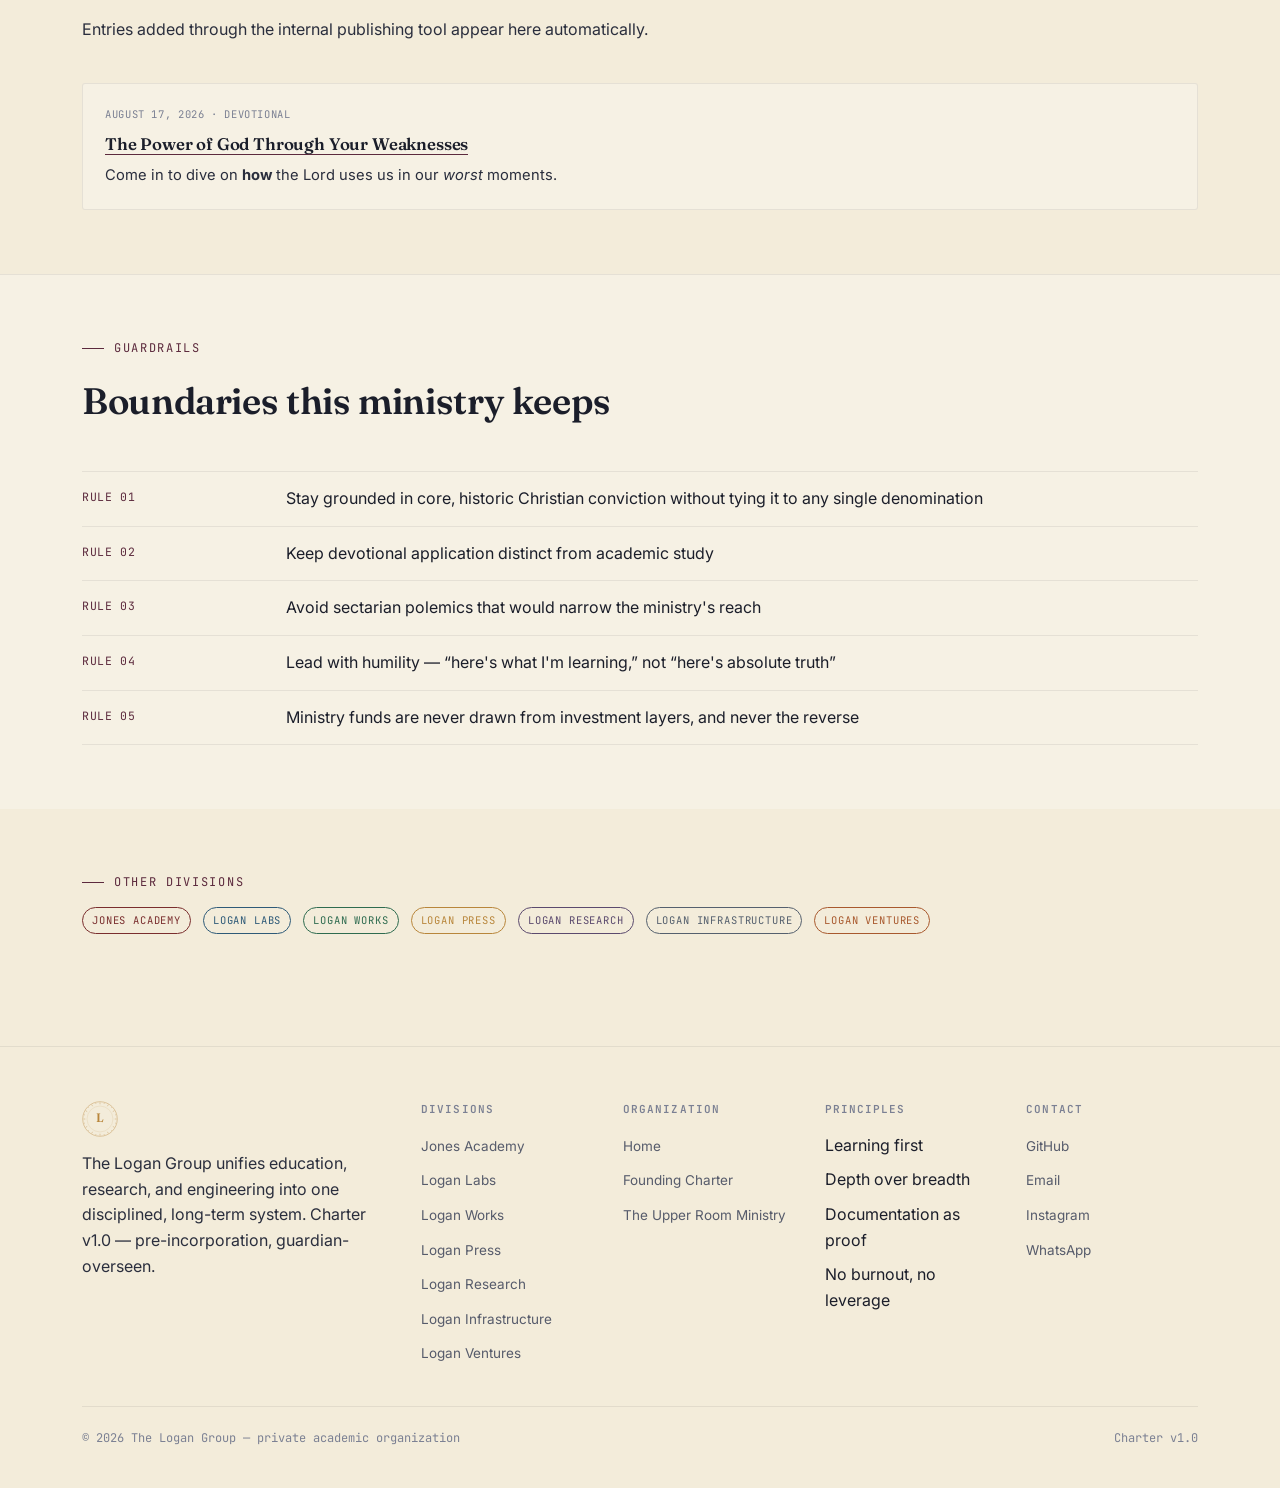
<file: ministry.html>
<!DOCTYPE html>
<html lang="en">
<head>
<meta charset="UTF-8" />
<meta name="viewport" content="width=device-width, initial-scale=1.0" />
<title>The Upper Room Ministry — The Logan Group</title>
<meta name="description" content="The Upper Room Ministry provides daily scriptural teaching, theological reflection, and spiritual discipline grounded in a non-denominational Christian tra" />
<link rel="icon" href="favicon.ico" sizes="any" />
<link rel="icon" href="assets/img/favicon.svg" type="image/svg+xml" />
<link rel="apple-touch-icon" href="assets/img/apple-touch-icon.png" />
<link rel="stylesheet" href="assets/css/style.css" />
<meta property="og:title" content="The Upper Room Ministry — The Logan Group" />
<meta property="og:description" content="The Upper Room Ministry provides daily scriptural teaching, theological reflection, and spiritual discipline grounded in a non-denominational Christian tra" />
<meta property="og:type" content="website" />

</head>
<body style="--accent:var(--acc-ministry)">
  <header class="site-header">
    <div class="wrap">
      <a class="brand" href="./index.html">
        <div class="seal" data-letter="L" data-color="var(--brass)" data-ring="true" style="width:34px;height:34px"></div>
        <span class="brand-name">The Logan Group<small>Est. Charter v1.0</small></span>
      </a>
      <nav class="main-nav" aria-label="Primary">
        <ul>
          <li><a href="index.html">Home</a></li>
          <li><a href="charter.html">Charter</a></li>
          <li><a href="index.html#divisions">Divisions</a></li>
          <li><a href="ministry.html" aria-current="page">Ministry</a></li>
        </ul>
      </nav>
      <button class="nav-toggle" aria-label="Toggle menu" aria-expanded="false">
        <span></span><span></span><span></span>
      </button>
    </div>
  </header>
  <div class="mobile-nav" aria-label="Mobile">
    <ul>
      <li><a href="index.html">Home</a></li>
          <li><a href="charter.html">Charter</a></li>
          <li><a href="index.html#divisions">Divisions</a></li>
          <li><a href="ministry.html">Ministry</a></li>
    </ul>
  </div>

  <section class="hero">
    <div class="wrap grid cols-2" style="align-items:center;">
      <div class="reveal">
        <div class="article-no">Addendum · Article XXI &mdash; The Logan Group Founding Charter</div>
        <div class="eyebrow">Spiritual & Devotional Arm</div>
        
        <h1>The Upper Room Ministry</h1>
        <p class="lede">The engine that gives the whole system its “why.”</p>
        <p>The Upper Room Ministry provides daily scriptural teaching, theological reflection, and spiritual discipline grounded in a non-denominational Christian tradition — serving as both personal practice and public ministry. It is the ethical foundation the rest of The Logan Group is built on, kept clearly separate from academic study of religion.</p>
        <a class="btn primary" href="charter.html">Read the full Charter</a>
      </div>
      <div class="hero-seal-wrap reveal" style="--i:1">
        <div class="seal" data-letter="U" data-color="var(--acc-ministry)" data-ring="true" style="width:220px;height:220px"></div>
      </div>
    </div>
  </section>

  <hr class="rule" />

  <section>
    <div class="wrap">
      <div class="section-head reveal">
        <div class="eyebrow">Purpose</div>
        <h2>Why The Upper Room Ministry exists</h2>
      </div>
      <ul class="kv-list reveal">
        <li><span class="k">01</span><span class="v">Maintain a non-negotiable daily devotional practice</span></li><li><span class="k">02</span><span class="v">Publish sermons, reflections, and theological writing to a public audience</span></li><li><span class="k">03</span><span class="v">Provide the moral and ethical framework the other divisions operate within</span></li><li><span class="k">04</span><span class="v">Build community, starting from a local network and growing deliberately</span></li>
      </ul>
    </div>
  </section>

  <section style="background:var(--cream-ink);border-top:1px solid var(--paper-line);border-bottom:1px solid var(--paper-line);">
    <div class="wrap">
      <div class="section-head reveal">
        <div class="eyebrow">Scope</div>
        <h2>Daily Rhythm</h2>
      </div>
      <div class="grid cols-2 reveal-stagger">
        <div class="card reveal" style="--i:0">
          <div class="num">01</div>
          <h3>Morning Study</h3>
          <p>Scripture and commentary — roughly twenty minutes, before academic or work sessions begin.</p>
        </div>
        <div class="card reveal" style="--i:1">
          <div class="num">02</div>
          <h3>Reflection</h3>
          <p>Personal application of that morning's study.</p>
        </div>
        <div class="card reveal" style="--i:2">
          <div class="num">03</div>
          <h3>Recording / Writing</h3>
          <p>The sermon or devotional itself is produced.</p>
        </div>
        <div class="card reveal" style="--i:3">
          <div class="num">04</div>
          <h3>Publishing</h3>
          <p>Shared to the ministry platform and, where relevant, social media.</p>
        </div>
      </div>
    </div>
  </section>

  <section>
    <div class="wrap">
      <div class="section-head reveal">
        <div class="eyebrow">Relationships</div>
        <h2>How The Upper Room Ministry connects to the rest of the Group</h2>
      </div>
      <ul class="kv-list reveal">
        <li><span class="k">Jones Academy</span><span class="v">Handles academic religious studies — comparative religion and theology as a discipline — kept distinct from devotional practice here. <a href="jones-academy.html" style="color:var(--accent);text-decoration:none;border-bottom:1px solid currentColor;">Visit &rarr;</a></span></li>
          <li><span class="k">Logan Press</span><span class="v">Publishes formal theological papers and research that grow out of this ministry. <a href="logan-press.html" style="color:var(--accent);text-decoration:none;border-bottom:1px solid currentColor;">Visit &rarr;</a></span></li>
      </ul>
    </div>
  </section>

  <section class="dark">
    <div class="wrap">
      <div class="section-head reveal">
        <div class="eyebrow" style="--accent:var(--acc-ministry)">Long-Term Vision</div>
        <h2>Where The Upper Room Ministry is going</h2>
      </div>
      <ul class="timeline reveal" style="--accent:var(--acc-ministry)">
        <li><div class="phase">Phase 1 — Now</div><p style="margin:0;">Personal practice and a simple digital presence, integrated into the daily system.</p></li>
        <li><div class="phase">Phase 2 — College Years</div><p style="margin:0;">Leading a small group, formal teaching curriculum, higher-production content.</p></li>
        <li><div class="phase">Phase 3 — Post-College</div><p style="margin:0;">Possible 501(c)(3) incorporation, publishing partnerships, and speaking.</p></li>
        <li><div class="phase">Phase 4 — Long-Term</div><p style="margin:0;">A recognized spiritual pillar of The Logan Group, cross-pollinating with Academy religious studies and Press theological research.</p></li>
      </ul>
    </div>
  </section>

  <section>
    <div class="wrap">
      <div class="section-head reveal">
        <div class="eyebrow">Published</div>
        <h2>Latest from The Upper Room Ministry</h2>
        <p>Entries added through the internal publishing tool appear here automatically.</p>
      </div>
      <div data-resource-feed="assets/data/ministry.json"></div>
    </div>
  </section>
  
  <section style="background:var(--cream-ink);border-top:1px solid var(--paper-line);">
    <div class="wrap">
      <div class="section-head reveal">
        <div class="eyebrow" style="--accent:var(--acc-ministry)">Guardrails</div>
        <h2>Boundaries this ministry keeps</h2>
      </div>
      <ul class="kv-list reveal">
        <li><span class="k">Rule 01</span><span class="v">Stay grounded in core, historic Christian conviction without tying it to any single denomination</span></li><li><span class="k">Rule 02</span><span class="v">Keep devotional application distinct from academic study</span></li><li><span class="k">Rule 03</span><span class="v">Avoid sectarian polemics that would narrow the ministry's reach</span></li><li><span class="k">Rule 04</span><span class="v">Lead with humility — “here's what I'm learning,” not “here's absolute truth”</span></li><li><span class="k">Rule 05</span><span class="v">Ministry funds are never drawn from investment layers, and never the reverse</span></li>
      </ul>
    </div>
  </section>

  <section>
    <div class="wrap reveal">
      <div class="eyebrow">Other Divisions</div>
      <div><a class="tag" href="jones-academy.html" style="color:var(--acc-academy);text-decoration:none;margin:0 8px 8px 0;">Jones Academy</a>
        <a class="tag" href="logan-labs.html" style="color:var(--acc-labs);text-decoration:none;margin:0 8px 8px 0;">Logan Labs</a>
        <a class="tag" href="logan-works.html" style="color:var(--acc-works);text-decoration:none;margin:0 8px 8px 0;">Logan Works</a>
        <a class="tag" href="logan-press.html" style="color:var(--acc-press);text-decoration:none;margin:0 8px 8px 0;">Logan Press</a>
        <a class="tag" href="logan-research.html" style="color:var(--acc-research);text-decoration:none;margin:0 8px 8px 0;">Logan Research</a>
        <a class="tag" href="logan-infrastructure.html" style="color:var(--acc-infra);text-decoration:none;margin:0 8px 8px 0;">Logan Infrastructure</a>
        <a class="tag" href="logan-ventures.html" style="color:var(--acc-ventures);text-decoration:none;margin:0 8px 8px 0;">Logan Ventures</a></div>
    </div>
  </section>

  <footer class="site-footer">
    <div class="wrap">
      <div class="footer-grid footer-grid-5">
        <div>
          <div class="seal" data-letter="L" data-color="var(--brass)" data-ring="true" style="width:36px;height:36px"></div>
          <p style="margin-top:14px;max-width:34ch;">The Logan Group unifies education, research, and engineering into one disciplined, long-term system. Charter v1.0 &mdash; pre-incorporation, guardian-overseen.</p>
        </div>
        <div>
          <h4>Divisions</h4>
          <ul>
            <li><a href="jones-academy.html">Jones Academy</a></li>
          <li><a href="logan-labs.html">Logan Labs</a></li>
          <li><a href="logan-works.html">Logan Works</a></li>
          <li><a href="logan-press.html">Logan Press</a></li>
          <li><a href="logan-research.html">Logan Research</a></li>
          <li><a href="logan-infrastructure.html">Logan Infrastructure</a></li>
          <li><a href="logan-ventures.html">Logan Ventures</a></li>
          </ul>
        </div>
        <div>
          <h4>Organization</h4>
          <ul>
            <li><a href="./index.html">Home</a></li>
            <li><a href="./charter.html">Founding Charter</a></li>
            <li><a href="./ministry.html">The Upper Room Ministry</a></li>
          </ul>
        </div>
        <div>
          <h4>Principles</h4>
          <ul>
            <li>Learning first</li>
            <li>Depth over breadth</li>
            <li>Documentation as proof</li>
            <li>No burnout, no leverage</li>
          </ul>
        </div>
        <div>
          <h4>Contact</h4>
          <ul>
            <li><a href="https://github.com/joneslogan1106" target="_blank" rel="noopener">GitHub</a></li>
            <li><a href="mailto:loganjones110613@gmail.com">Email</a></li>
            <li><a href="https://www.instagram.com/loeasy68" target="_blank" rel="noopener">Instagram</a></li>
            <li><a href="https://wa.me/12404995414" target="_blank" rel="noopener">WhatsApp</a></li>
          </ul>
        </div>
      </div>
      <hr class="rule" />
      <div class="footer-bottom" style="margin-top:22px;">
        <span>&copy; <span id="year"></span> The Logan Group &mdash; private academic organization</span>
        <span>Charter v1.0</span>
      </div>
    </div>
  </footer>
<script>document.getElementById('year').textContent = new Date().getFullYear();</script>
<script src="assets/js/main.js"></script>
</body>
</html>
</file>
<file: assets/css/style.css>
/* ==========================================================================
   THE LOGAN GROUP — core stylesheet
   Design language: an illuminated charter meets a systems-engineering
   blueprint. Parchment + ink, brass seals, hairline grids, monospace
   article numbering.
   ========================================================================== */

@import url('https://fonts.googleapis.com/css2?family=Fraunces:ital,opsz,wght@0,9..144,300;0,9..144,500;0,9..144,600;0,9..144,700;1,9..144,500&family=Inter:wght@400;500;600&family=JetBrains+Mono:wght@400;500&display=swap');

:root{
  --ink:        #1B1E2A;
  --ink-soft:   #2A2E3D;
  --parchment:  #F3ECDA;
  --parchment-2:#EAE0C6;
  --paper-line: rgba(27,30,42,0.08);
  --brass:      #B8863B;
  --brass-light:#D9A857;
  --slate:      #565B6B;
  --slate-soft: #7B8093;
  --cream-ink:  #F6F1E4;

  /* division accents */
  --acc-academy:  #7A2E2E;
  --acc-labs:     #2E5A78;
  --acc-works:    #2E6B4F;
  --acc-press:    #B8863B;
  --acc-research: #5B4A6E;
  --acc-infra:    #55606E;
  --acc-ventures: #A8592E;
  --acc-ministry: #5C2A3D;
  --acc-group:    #B8863B;

  --font-display: 'Fraunces', 'Iowan Old Style', ui-serif, Georgia, serif;
  --font-body: 'Inter', -apple-system, BlinkMacSystemFont, 'Segoe UI', sans-serif;
  --font-mono: 'JetBrains Mono', ui-monospace, SFMono-Regular, monospace;

  --radius: 3px;
  --wrap: 1180px;
}

@view-transition{ navigation: auto; }

*, *::before, *::after{ box-sizing: border-box; }
html{ scroll-behavior: smooth; }
@media (prefers-reduced-motion: reduce){
  html{ scroll-behavior: auto; }
  *, *::before, *::after{ animation-duration: 0.001ms !important; animation-iteration-count: 1 !important; transition-duration: 0.001ms !important; scroll-behavior: auto !important; }
}

body{
  margin:0;
  background: var(--parchment);
  color: var(--ink);
  font-family: var(--font-body);
  font-size: 16px;
  line-height: 1.6;
  -webkit-font-smoothing: antialiased;
}

body::before{
  content:"";
  position: fixed; inset:0;
  pointer-events:none;
  z-index: 0;
  opacity: .5;
  background-image:
    linear-gradient(var(--paper-line) 1px, transparent 1px),
    linear-gradient(90deg, var(--paper-line) 1px, transparent 1px);
  background-size: 64px 64px;
  mask-image: radial-gradient(ellipse 90% 60% at 50% 0%, #000 0%, transparent 70%);
}

h1,h2,h3,h4{
  font-family: var(--font-display);
  font-weight: 600;
  letter-spacing: -0.01em;
  margin: 0 0 .5em;
  color: var(--ink);
}
p{ margin: 0 0 1em; color: var(--ink-soft); }
a{ color: inherit; }

.wrap{ max-width: var(--wrap); margin: 0 auto; padding: 0 32px; position:relative; z-index:1; }

.eyebrow{
  font-family: var(--font-mono);
  font-size: 12px;
  letter-spacing: .14em;
  text-transform: uppercase;
  color: var(--accent, var(--brass));
  display:flex; align-items:center; gap:10px;
  margin-bottom: 14px;
}
.eyebrow::before{
  content:"";
  width: 22px; height: 1px;
  background: var(--accent, var(--brass));
  display:inline-block;
}

/* ---------------------------- header / nav ---------------------------- */
.site-header{
  position: sticky; top:0; z-index: 50;
  background: rgba(243,236,218,0.86);
  backdrop-filter: blur(10px) saturate(140%);
  border-bottom: 1px solid var(--paper-line);
}
.site-header .wrap{ display:flex; align-items:center; justify-content:space-between; height: 76px; }
.brand{ display:flex; align-items:center; gap:12px; text-decoration:none; }
.brand .seal{ width: 34px; height: 34px; }
.brand-name{ font-family: var(--font-display); font-weight:600; font-size:18px; line-height:1.1; }
.brand-name small{ display:block; font-family: var(--font-mono); font-size:9.5px; letter-spacing:.16em; color: var(--slate-soft); text-transform:uppercase; font-weight:500; }

.nav-toggle{ display:none; background:none; border:1px solid var(--paper-line); border-radius: var(--radius); width:42px; height:42px; cursor:pointer; }
.nav-toggle span{ display:block; width:18px; height:1.5px; background: var(--ink); margin: 4px auto; transition: transform .25s ease, opacity .25s ease; }

.main-nav ul{ list-style:none; display:flex; gap: 26px; margin:0; padding:0; }
.main-nav a{
  text-decoration:none; font-size: 13.5px; font-weight:500; color: var(--slate);
  position:relative; padding: 6px 0; transition: color .2s ease;
}
.main-nav a::after{
  content:""; position:absolute; left:0; right:100%; bottom:0; height:1px; background: var(--brass);
  transition: right .28s cubic-bezier(.4,0,.2,1);
}
.main-nav a:hover, .main-nav a[aria-current="page"]{ color: var(--ink); }
.main-nav a:hover::after, .main-nav a[aria-current="page"]::after{ right:0; }

/* ------------------------------- hero ---------------------------------- */
.hero{
  padding: 96px 0 76px;
  position:relative;
}
.hero .article-no{
  font-family: var(--font-mono); font-size:12px; color: var(--slate-soft);
  letter-spacing:.1em;
}
.hero h1{
  font-size: clamp(2.4rem, 5vw, 4.1rem);
  max-width: 14ch;
}
.hero .lede{
  font-size: 1.15rem; max-width: 62ch; color: var(--slate);
}
.hero-seal-wrap{ display:flex; justify-content:flex-end; }

.btn{
  display:inline-flex; align-items:center; gap:8px;
  font-family: var(--font-mono); font-size: 12.5px; letter-spacing:.06em; text-transform:uppercase;
  padding: 13px 22px; border-radius: var(--radius);
  border: 1px solid var(--ink); text-decoration:none; color: var(--ink);
  background: transparent; cursor:pointer;
  transition: background .25s ease, color .25s ease, transform .2s ease;
}
.btn:hover{ background: var(--ink); color: var(--parchment); transform: translateY(-1px); }
.btn.primary{ background: var(--ink); color: var(--parchment); }
.btn.primary:hover{ background: var(--accent, var(--brass)); border-color: var(--accent, var(--brass)); color: var(--ink); }

/* ------------------------------ sections -------------------------------- */
section{ padding: 64px 0; position:relative; }
.section-head{ max-width: 60ch; margin-bottom: 40px; }
.section-head h2{ font-size: clamp(1.6rem,3vw,2.3rem); }

.rule{ height:1px; background: var(--paper-line); border:none; margin: 0; }

.grid{ display:grid; gap: 22px; }
.grid.cols-2{ grid-template-columns: repeat(2,1fr); }
.grid.cols-3{ grid-template-columns: repeat(3,1fr); }
.grid.cols-4{ grid-template-columns: repeat(4,1fr); }

.card{
  background: var(--cream-ink);
  border: 1px solid var(--paper-line);
  border-radius: var(--radius);
  padding: 26px 24px;
  transition: transform .3s cubic-bezier(.4,0,.2,1), box-shadow .3s ease, border-color .3s ease;
}
.card:hover{ transform: translateY(-3px); box-shadow: 0 14px 30px -18px rgba(27,30,42,.35); border-color: var(--accent, var(--brass)); }
.card h3{ font-size: 1.05rem; margin-bottom:8px; }
.card p{ font-size: .93rem; margin-bottom:0; }
.card .num{ font-family: var(--font-mono); font-size:11px; color: var(--accent, var(--brass)); letter-spacing:.08em; }

/* ---------------------------- division index grid ------------------------ */
.div-grid{ display:grid; grid-template-columns: repeat(4,1fr); gap:1px; background: var(--paper-line); border:1px solid var(--paper-line); }
.div-card{
  background: var(--parchment); padding: 30px 24px; text-decoration:none; color:inherit;
  display:flex; flex-direction:column; gap:14px; min-height: 210px;
  position:relative; overflow:hidden;
  transition: background .3s ease;
}
.div-card:hover{ background: var(--cream-ink); }
.div-card .seal{ width:40px; height:40px; }
.div-card h3{ font-size:1.02rem; margin-bottom:2px; }
.div-card .role{ font-family: var(--font-mono); font-size:10.5px; letter-spacing:.08em; text-transform:uppercase; color: var(--accent); }
.div-card p{ font-size:.86rem; color: var(--slate); margin:0; }
.div-card .go{
  margin-top:auto; font-family: var(--font-mono); font-size:11px; color: var(--accent);
  display:flex; align-items:center; gap:6px; opacity:0; transform: translateX(-6px);
  transition: opacity .25s ease, transform .25s ease;
}
.div-card:hover .go{ opacity:1; transform: translateX(0); }
.div-card.inactive{ opacity: .55; }
.div-card.inactive::after{
  content:"DORMANT"; position:absolute; top:16px; right:16px; font-family: var(--font-mono);
  font-size:9px; letter-spacing:.14em; color: var(--slate-soft); border:1px solid var(--paper-line); padding:3px 7px; border-radius: 999px;
}

/* -------------------------------- lists ---------------------------------- */
.kv-list{ list-style:none; margin:0; padding:0; }
.kv-list li{ display:flex; gap:14px; padding: 14px 0; border-bottom:1px solid var(--paper-line); }
.kv-list li:first-child{ border-top:1px solid var(--paper-line); }
.kv-list .k{ font-family: var(--font-mono); font-size:11.5px; color: var(--accent, var(--brass)); min-width: 190px; text-transform:uppercase; letter-spacing:.06em; padding-top:2px; }
.kv-list .v{ flex:1; }

.timeline{ list-style:none; margin:0; padding:0; border-left: 1px solid var(--paper-line); }
.timeline li{ position:relative; padding: 4px 0 30px 30px; }
.timeline li::before{ content:""; position:absolute; left:-5px; top:6px; width:9px; height:9px; border-radius:50%; background: var(--parchment); border:2px solid var(--accent,var(--brass)); }
.timeline .phase{ font-family: var(--font-mono); font-size:11px; text-transform:uppercase; letter-spacing:.08em; color: var(--accent,var(--brass)); margin-bottom:4px; }

/* ------------------------------ resources -------------------------------- */
.res-card{ border:1px solid var(--paper-line); border-radius: var(--radius); padding:22px 22px; background: var(--cream-ink); }
.res-card + .res-card{ margin-top:14px; }
.res-card .meta{ font-family: var(--font-mono); font-size:10.5px; color: var(--slate-soft); text-transform:uppercase; letter-spacing:.06em; margin-bottom:8px; }
.res-card h3{ font-size:1.05rem; margin-bottom:6px; }
.res-card h3 a{ text-decoration:none; border-bottom: 1px solid var(--accent,var(--brass)); }
.res-card p{ font-size:.92rem; margin-bottom:0; }
.res-empty{ font-family: var(--font-mono); font-size: 12.5px; color: var(--slate-soft); padding: 20px 0; }

/* -------------------------------- footer --------------------------------- */
footer.site-footer{ border-top:1px solid var(--paper-line); padding: 54px 0 40px; margin-top: 40px; }
.footer-grid{ display:grid; grid-template-columns: 2fr repeat(3,1fr); gap: 30px; margin-bottom: 40px; }
.footer-grid.footer-grid-5{ grid-template-columns: 1.8fr repeat(4,1fr); }
.footer-grid h4{ font-family: var(--font-mono); font-size:11px; letter-spacing:.1em; text-transform:uppercase; color: var(--slate-soft); margin-bottom:14px; }
.footer-grid ul{ list-style:none; margin:0; padding:0; display:flex; flex-direction:column; gap:9px; }
.footer-grid a{ text-decoration:none; font-size:13.5px; color: var(--slate); transition: color .2s ease; }
.footer-grid a:hover{ color: var(--ink); }
.footer-bottom{ display:flex; justify-content:space-between; align-items:center; font-size:12px; color: var(--slate-soft); font-family: var(--font-mono); }

/* ------------------------------ reveal on scroll -------------------------- */
.reveal{ opacity:0; transform: translateY(18px); transition: opacity .7s cubic-bezier(.16,1,.3,1), transform .7s cubic-bezier(.16,1,.3,1); }
.reveal.in-view{ opacity:1; transform: translateY(0); }
.reveal-stagger > *{ transition-delay: calc(var(--i,0) * 70ms); }

/* --------------------------------- misc ---------------------------------- */
.dark{ background: var(--ink); color: var(--parchment); }
.dark p{ color: rgba(243,236,218,0.72); }
.dark h1,.dark h2,.dark h3{ color: var(--parchment); }
.dark .card{ background: var(--ink-soft); border-color: rgba(243,236,218,.1); }
.dark .rule{ background: rgba(243,236,218,.12); }

.tag{
  font-family: var(--font-mono); font-size:10.5px; text-transform:uppercase; letter-spacing:.08em;
  border:1px solid currentColor; color: var(--accent,var(--brass)); padding:4px 9px; border-radius:999px; display:inline-block;
}

.mobile-nav{
  position: fixed; inset:76px 0 0 0; background: var(--parchment); z-index:49;
  transform: translateY(-8px); opacity:0; pointer-events:none;
  transition: opacity .25s ease, transform .25s ease;
  padding: 30px 32px; overflow:auto;
}
.mobile-nav.open{ opacity:1; transform: translateY(0); pointer-events:auto; }
.mobile-nav ul{ list-style:none; margin:0; padding:0; display:flex; flex-direction:column; }
.mobile-nav a{ display:block; padding: 16px 0; border-bottom:1px solid var(--paper-line); text-decoration:none; font-family: var(--font-display); font-size: 1.4rem; color: var(--ink); }

@media (max-width: 900px){
  .main-nav{ display:none; }
  .nav-toggle{ display:block; }
  .div-grid{ grid-template-columns: repeat(2,1fr); }
  .grid.cols-3, .grid.cols-4{ grid-template-columns: repeat(2,1fr); }
  .footer-grid{ grid-template-columns: 1fr 1fr; }
  .footer-grid.footer-grid-5{ grid-template-columns: 1fr 1fr; }
  .hero-seal-wrap{ justify-content:flex-start; margin-top:28px; }
}
@media (max-width: 560px){
  .div-grid{ grid-template-columns: 1fr; }
  .grid.cols-2, .grid.cols-3, .grid.cols-4{ grid-template-columns: 1fr; }
  .footer-grid{ grid-template-columns: 1fr; }
  .kv-list li{ flex-direction:column; gap:4px; }
  .kv-list .k{ min-width:0; }
  .wrap{ padding: 0 20px; }
}
</file>
